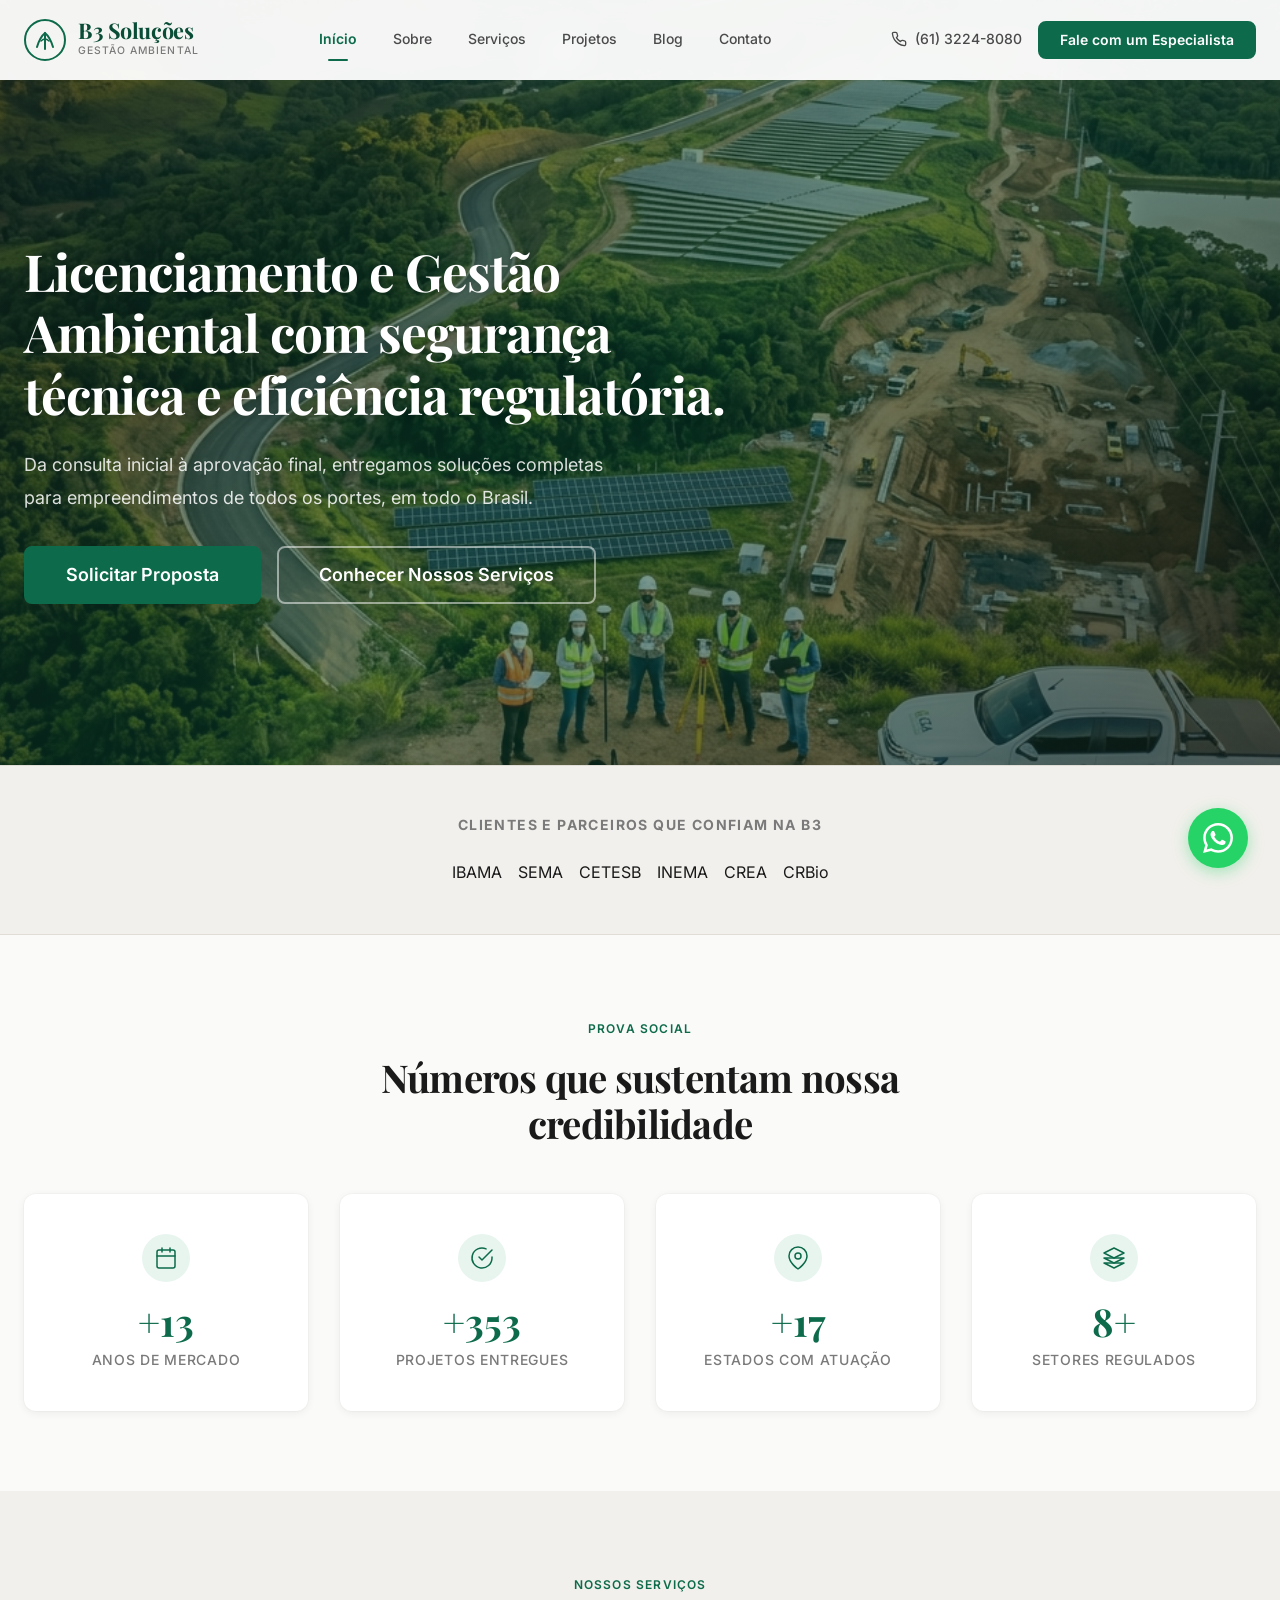
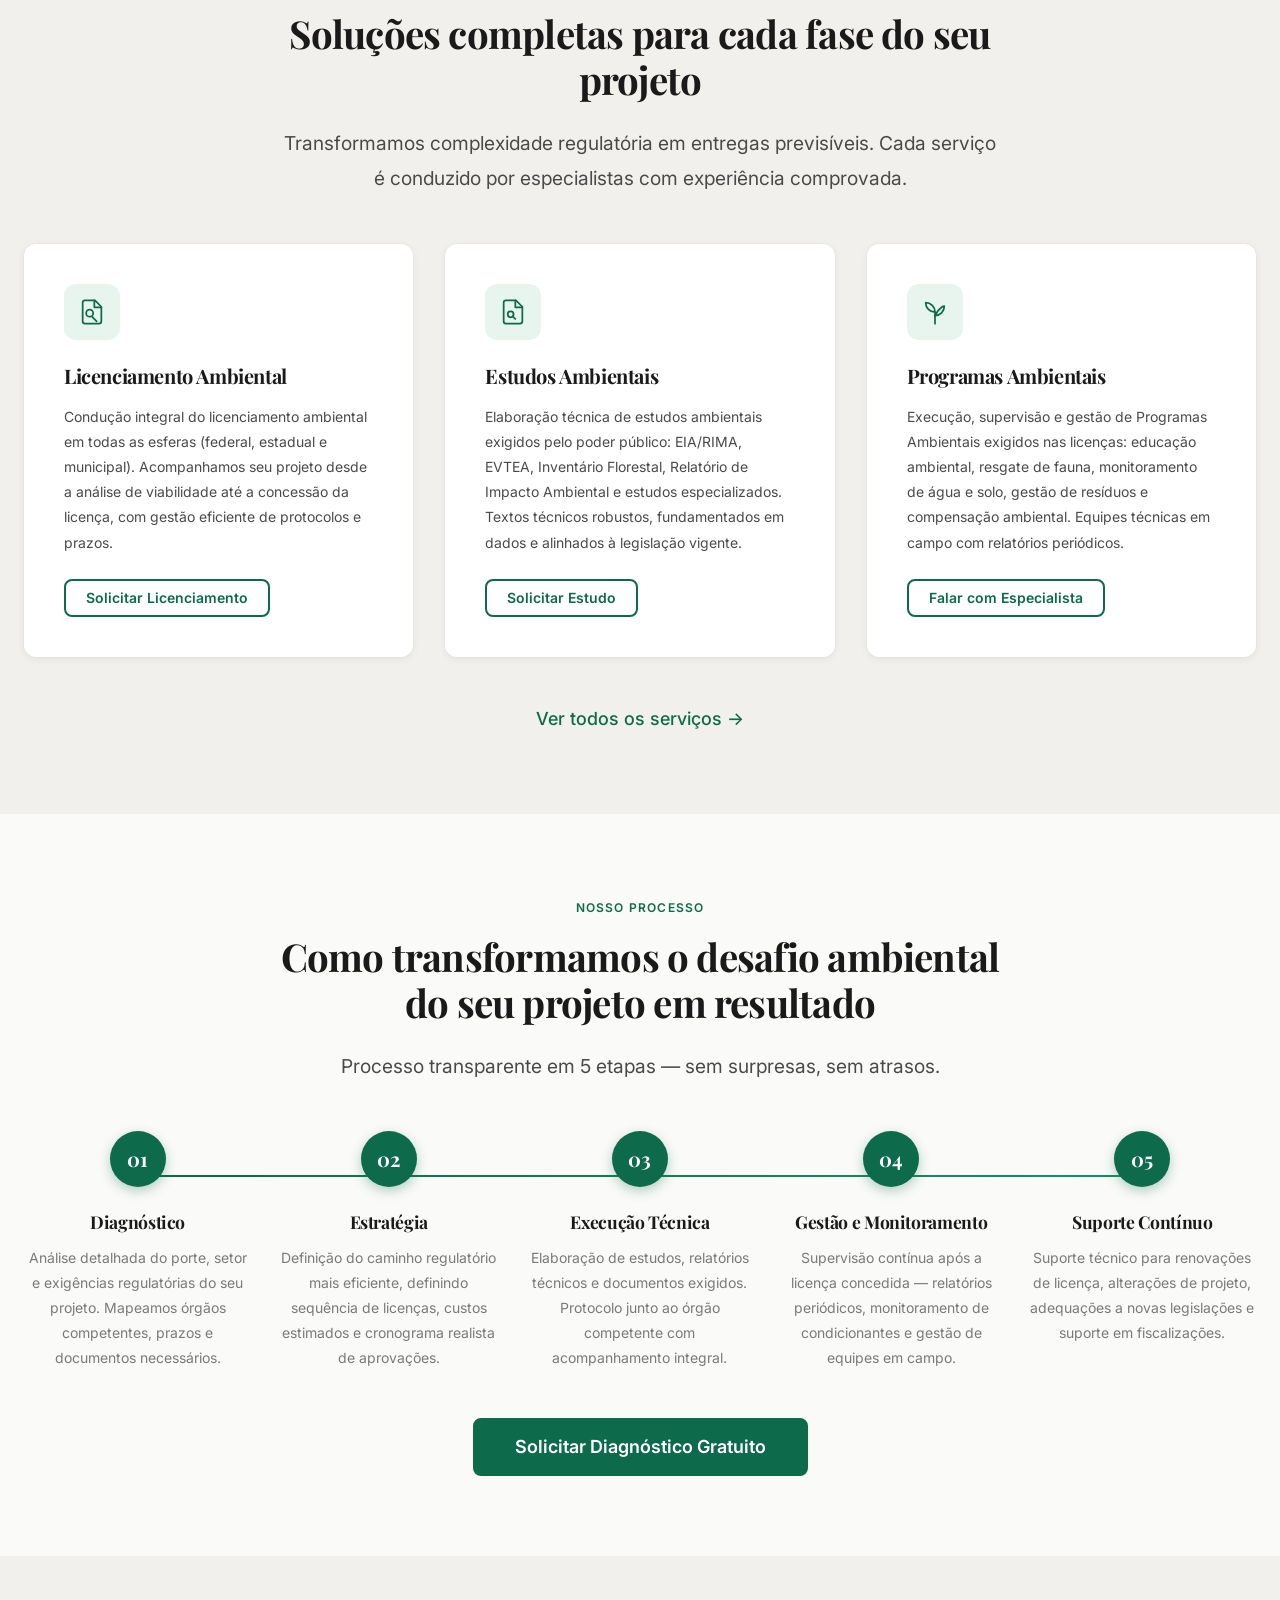
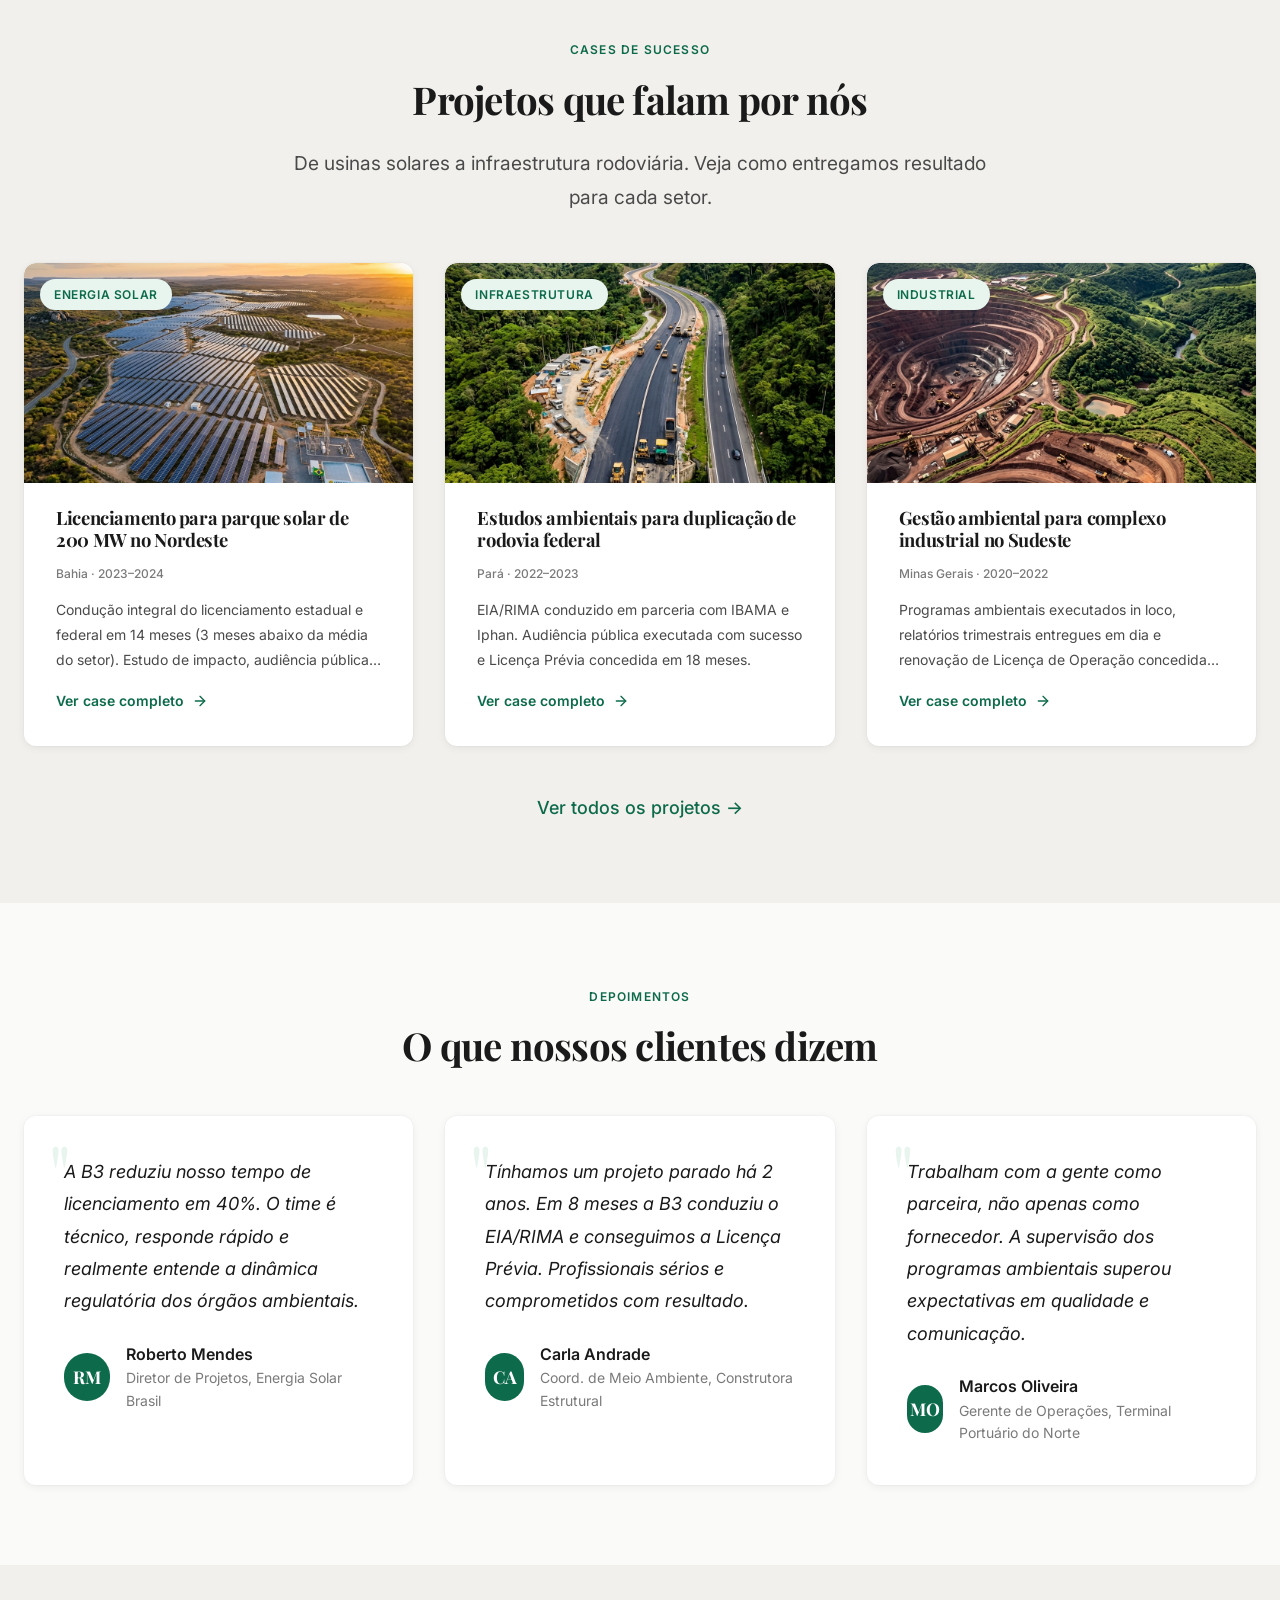
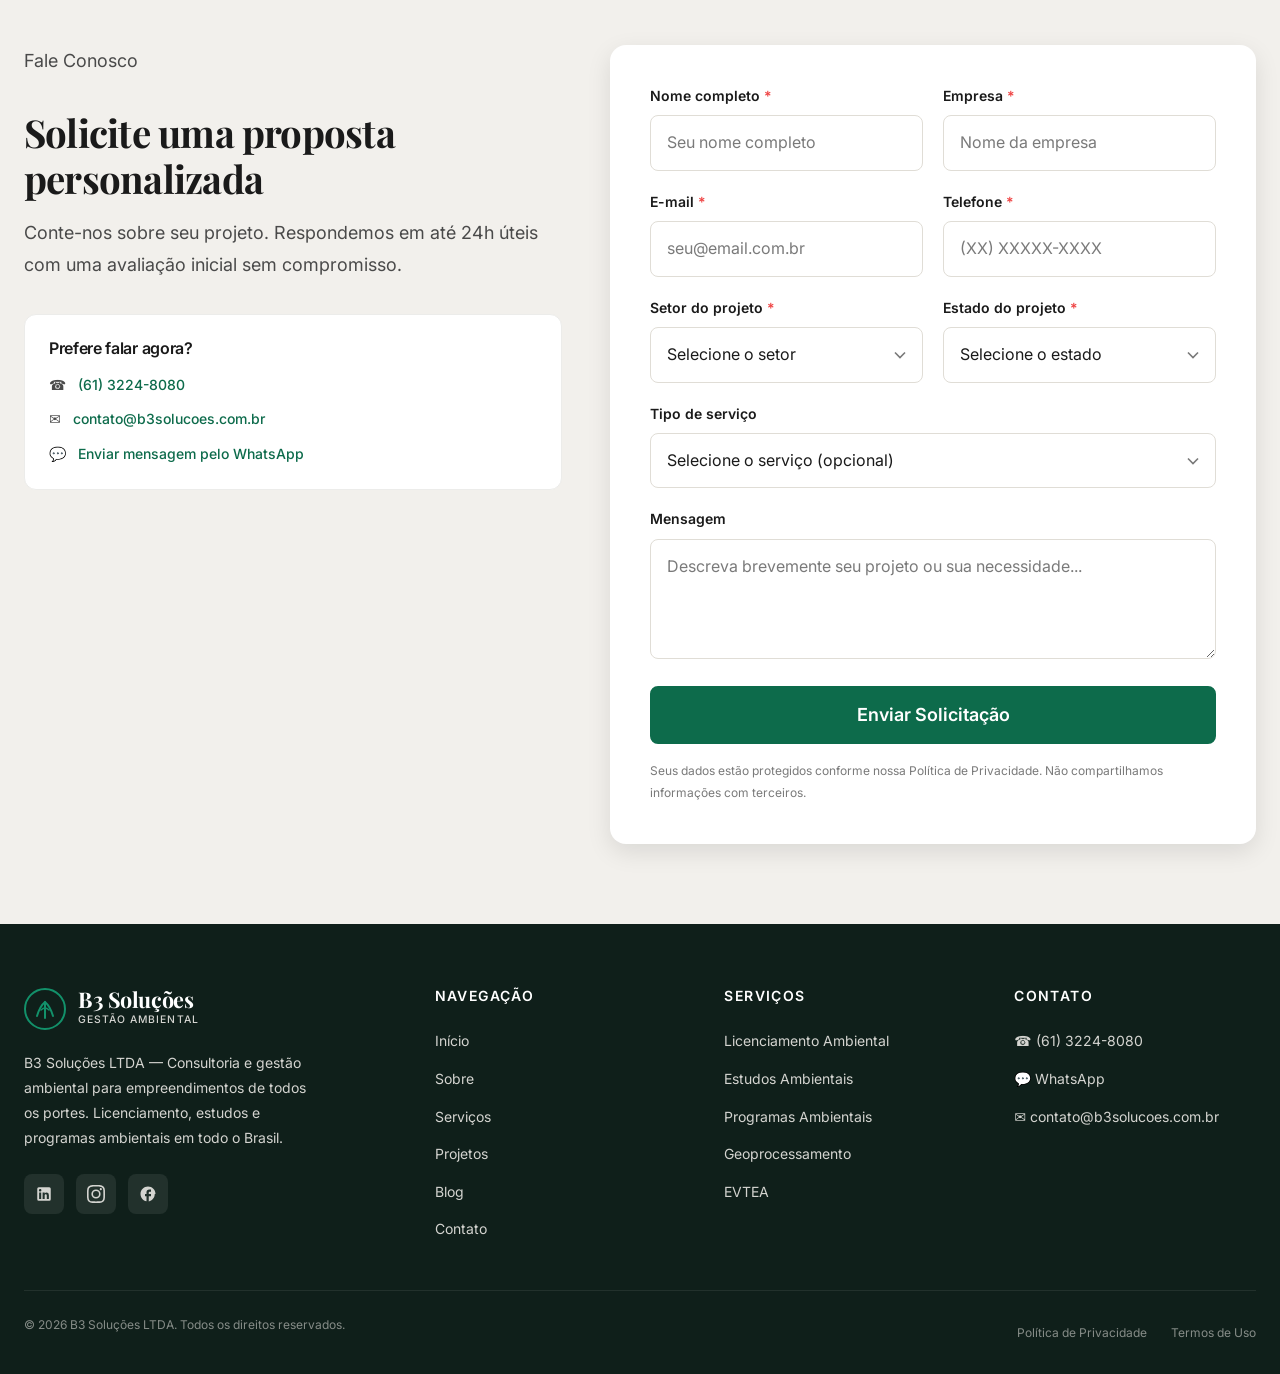
<file: index.html>
<!DOCTYPE html>
<html lang="pt-BR">
<head>
  <meta charset="UTF-8">
  <meta name="viewport" content="width=device-width, initial-scale=1.0">
  <meta name="description" content="B3 Soluções - Consultoria e gestão ambiental com segurança técnica e eficiência regulatória. Licenciamento ambiental, estudos e programas ambientais em todo o Brasil.">
  <title>B3 Soluções | Licenciamento e Gestão Ambiental</title>

  <!-- Google Fonts -->
  <link rel="preconnect" href="https://fonts.googleapis.com">
  <link rel="preconnect" href="https://fonts.gstatic.com" crossorigin>
  <link href="https://fonts.googleapis.com/css2?family=Inter:wght@400;500;600;700&family=Playfair+Display:wght@400;700&display=swap" rel="stylesheet">

  <!-- CSS -->
  <link rel="stylesheet" href="css/variables.css">
  <link rel="stylesheet" href="css/base.css">
  <link rel="stylesheet" href="css/components.css">
  <link rel="stylesheet" href="css/layout.css">
  <link rel="stylesheet" href="css/pages.css">

  <!-- Favicon -->
  <link rel="icon" href="data:image/svg+xml,<svg xmlns='http://www.w3.org/2000/svg' viewBox='0 0 42 42' fill='none'><circle cx='21' cy='21' r='20' stroke='%230D6B4B' stroke-width='3'/><path d='M13 28C13 28 16 18 21 14C26 18 29 28 29 28' stroke='%230D6B4B' stroke-width='3' stroke-linecap='round'/><path d='M21 14V30' stroke='%230D6B4B' stroke-width='3' stroke-linecap='round'/><path d='M17 22C17 22 19 20 21 20C23 20 25 22 25 22' stroke='%230D6B4B' stroke-width='2' stroke-linecap='round'/></svg>">
</head>
<body class="page-transition">

  <!-- ═══════════════════ HEADER ═══════════════════ -->
  <header class="header" id="header">
    <div class="container">
      <a href="index.html" class="logo" id="logo">
        <svg class="logo-icon" viewBox="0 0 42 42" fill="none" xmlns="http://www.w3.org/2000/svg">
          <circle cx="21" cy="21" r="20" stroke="#0D6B4B" stroke-width="2"/>
          <path d="M13 28C13 28 16 18 21 14C26 18 29 28 29 28" stroke="#0D6B4B" stroke-width="2" stroke-linecap="round"/>
          <path d="M21 14V30" stroke="#0D6B4B" stroke-width="2" stroke-linecap="round"/>
          <path d="M17 22C17 22 19 20 21 20C23 20 25 22 25 22" stroke="#0D6B4B" stroke-width="1.5" stroke-linecap="round"/>
        </svg>
        <span class="logo-text">
          <span class="logo-name">B3 Soluções</span>
          <span class="logo-tagline">Gestão Ambiental</span>
        </span>
      </a>

      <nav class="nav" id="nav">
        <a href="index.html" class="nav-link active">Início</a>
        <a href="sobre.html" class="nav-link">Sobre</a>
        <a href="servicos.html" class="nav-link">Serviços</a>
        <a href="projetos.html" class="nav-link">Projetos</a>
        <a href="blog.html" class="nav-link">Blog</a>
        <a href="contato.html" class="nav-link">Contato</a>
        <div class="mobile-cta">
          <a href="https://wa.me/5561998765432" class="btn btn-primary btn-full" style="margin-bottom:12px">Fale com um Especialista</a>
          <a href="tel:+5561998765432" class="btn btn-outline btn-full">☎ (61) 3224-8080</a>
        </div>
      </nav>

      <div class="header-actions">
        <a href="tel:+5561998765432" class="header-phone">
          <svg viewBox="0 0 24 24" fill="none" stroke="currentColor" stroke-width="1.8" stroke-linecap="round" stroke-linejoin="round" class="lucide lucide-phone"><path d="M22 16.92v3a2 2 0 0 1-2.18 2 19.79 19.79 0 0 1-8.63-3.07 19.5 19.5 0 0 1-6-6 19.79 19.79 0 0 1-3.07-8.67A2 2 0 0 1 4.11 2h3a2 2 0 0 1 2 1.72 12.84 12.84 0 0 0 .7 2.81 2 2 0 0 1-.45 2.11L8.09 9.91a16 16 0 0 0 6 6l1.27-1.27a2 2 0 0 1 2.11-.45 12.84 12.84 0 0 0 2.81.7A2 2 0 0 1 22 16.92z"/></svg>
          (61) 3224-8080
        </a>
        <a href="contato.html" class="btn btn-primary btn-sm" id="header-cta">Fale com um Especialista</a>
      </div>

      <button class="menu-toggle" id="menu-toggle" aria-label="Menu">
        <div class="hamburger">
          <span></span><span></span><span></span>
        </div>
      </button>
    </div>
  </header>

  <main>
    <!-- ═══════════════════ HERO ═══════════════════ -->
    <section class="hero" id="hero">
      <div class="hero-bg">
        <img src="images/hero-home.png" alt="Equipe B3 Soluções em campo">
      </div>
      <div class="hero-overlay"></div>
      <div class="container">
        <div class="hero-content">
          <h1>Licenciamento e Gestão Ambiental com segurança técnica e eficiência regulatória.</h1>
          <p class="hero-subtitle">Da consulta inicial à aprovação final, entregamos soluções completas para empreendimentos de todos os portes, em todo o Brasil.</p>
          <div class="btn-group">
            <a href="contato.html" class="btn btn-primary btn-lg">Solicitar Proposta</a>
            <a href="servicos.html" class="btn btn-outline-white btn-lg">Conhecer Nossos Serviços</a>
          </div>
        </div>
      </div>
    </section>

    <!-- ═══════════════════ TRUST BAR ═══════════════════ -->
    <div class="trust-bar">
      <div class="container">
        <p class="trust-label">Clientes e parceiros que confiam na B3</p>
        <div class="trust-logos">
          <span class="trust-logo">IBAMA</span>
          <span class="trust-logo">SEMA</span>
          <span class="trust-logo">CETESB</span>
          <span class="trust-logo">INEMA</span>
          <span class="trust-logo">CREA</span>
          <span class="trust-logo">CRBio</span>
        </div>
      </div>
    </div>

    <!-- ═══════════════════ NÚMEROS ═══════════════════ -->
    <section class="section" id="numeros">
      <div class="container">
        <div class="section-header centered reveal">
          <p class="section-label">Prova Social</p>
          <h2>Números que sustentam nossa credibilidade</h2>
        </div>
        <div class="grid grid-4">
          <div class="stats-card reveal reveal-delay-1">
            <div class="stats-icon">
              <svg viewBox="0 0 24 24" fill="none" stroke="currentColor" stroke-width="1.8" stroke-linecap="round" stroke-linejoin="round" class="lucide lucide-calendar"><rect x="3" y="4" width="18" height="18" rx="2" ry="2"/><line x1="16" y1="2" x2="16" y2="6"/><line x1="8" y1="2" x2="8" y2="6"/><line x1="3" y1="10" x2="21" y2="10"/></svg>
            </div>
            <div class="stats-number" data-count="15" data-prefix="+" data-suffix="">+0</div>
            <div class="stats-label">Anos de mercado</div>
          </div>
          <div class="stats-card reveal reveal-delay-2">
            <div class="stats-icon">
              <svg viewBox="0 0 24 24" fill="none" stroke="currentColor" stroke-width="1.8" stroke-linecap="round" stroke-linejoin="round" class="lucide lucide-check-circle"><path d="M22 11.08V12a10 10 0 1 1-5.93-9.14"/><polyline points="22 4 12 14.01 9 11.01"/></svg>
            </div>
            <div class="stats-number" data-count="400" data-prefix="+" data-suffix="">+0</div>
            <div class="stats-label">Projetos entregues</div>
          </div>
          <div class="stats-card reveal reveal-delay-3">
            <div class="stats-icon">
              <svg viewBox="0 0 24 24" fill="none" stroke="currentColor" stroke-width="1.8" stroke-linecap="round" stroke-linejoin="round" class="lucide lucide-map-pin"><path d="M21 10c0 7-9 13-9 13s-9-6-9-13a9 9 0 0 1 18 0z"/><circle cx="12" cy="10" r="3"/></svg>
            </div>
            <div class="stats-number" data-count="20" data-prefix="+" data-suffix="">+0</div>
            <div class="stats-label">Estados com atuação</div>
          </div>
          <div class="stats-card reveal reveal-delay-4">
            <div class="stats-icon">
              <svg viewBox="0 0 24 24" fill="none" stroke="currentColor" stroke-width="1.8" stroke-linecap="round" stroke-linejoin="round" class="lucide lucide-layers"><polygon points="12 2 2 7 12 12 22 7 12 2"/><polygon points="2 17 12 22 22 17"/><polygon points="2 12 12 17 22 12"/></svg>
            </div>
            <div class="stats-number" data-count="10" data-prefix="" data-suffix="+">0+</div>
            <div class="stats-label">Setores regulados</div>
          </div>
        </div>
      </div>
    </section>

    <!-- ═══════════════════ SERVIÇOS ═══════════════════ -->
    <section class="section section-alt" id="servicos">
      <div class="container">
        <div class="section-header centered reveal">
          <p class="section-label">Nossos Serviços</p>
          <h2>Soluções completas para cada fase do seu projeto</h2>
          <h3 class="section-subtitle">Transformamos complexidade regulatória em entregas previsíveis. Cada serviço é conduzido por especialistas com experiência comprovada.</h3>
        </div>
        <div class="grid grid-3">
          <!-- Card 1 -->
          <div class="card-service reveal reveal-delay-1">
            <div class="card-icon">
              <svg viewBox="0 0 24 24" fill="none" stroke="currentColor" stroke-width="1.8" stroke-linecap="round" stroke-linejoin="round"><path d="M14.5 2H6a2 2 0 0 0-2 2v16a2 2 0 0 0 2 2h12a2 2 0 0 0 2-2V7.5L14.5 2z"/><polyline points="14 2 14 8 20 8"/><circle cx="10" cy="13" r="3"/><path d="m12 16 4 4"/></svg>
            </div>
            <h4>Licenciamento Ambiental</h4>
            <p>Condução integral do licenciamento ambiental em todas as esferas (federal, estadual e municipal). Acompanhamos seu projeto desde a análise de viabilidade até a concessão da licença, com gestão eficiente de protocolos e prazos.</p>
            <a href="servicos.html" class="btn btn-outline btn-sm">Solicitar Licenciamento</a>
          </div>
          <!-- Card 2 -->
          <div class="card-service reveal reveal-delay-2">
            <div class="card-icon">
              <svg viewBox="0 0 24 24" fill="none" stroke="currentColor" stroke-width="1.8" stroke-linecap="round" stroke-linejoin="round"><path d="M14.5 2H6a2 2 0 0 0-2 2v16a2 2 0 0 0 2 2h12a2 2 0 0 0 2-2V7.5L14.5 2z"/><polyline points="14 2 14 8 20 8"/><circle cx="10" cy="14" r="2.5"/><line x1="11.8" y1="15.8" x2="14" y2="18"/></svg>
            </div>
            <h4>Estudos Ambientais</h4>
            <p>Elaboração técnica de estudos ambientais exigidos pelo poder público: EIA/RIMA, EVTEA, Inventário Florestal, Relatório de Impacto Ambiental e estudos especializados. Textos técnicos robustos, fundamentados em dados e alinhados à legislação vigente.</p>
            <a href="servicos.html" class="btn btn-outline btn-sm">Solicitar Estudo</a>
          </div>
          <!-- Card 3 -->
          <div class="card-service reveal reveal-delay-3">
            <div class="card-icon">
              <svg viewBox="0 0 24 24" fill="none" stroke="currentColor" stroke-width="1.8" stroke-linecap="round" stroke-linejoin="round"><path d="M12 22V12"/><path d="M12 12C12 7.58 8.42 4 4 4c0 4.42 3.58 8 8 8z"/><path d="M12 15c4.42 0 8-3.58 8-8 0 0-3.58 0-8 8z"/></svg>
            </div>
            <h4>Programas Ambientais</h4>
            <p>Execução, supervisão e gestão de Programas Ambientais exigidos nas licenças: educação ambiental, resgate de fauna, monitoramento de água e solo, gestão de resíduos e compensação ambiental. Equipes técnicas em campo com relatórios periódicos.</p>
            <a href="servicos.html" class="btn btn-outline btn-sm">Falar com Especialista</a>
          </div>
        </div>
        <p class="text-center mt-12 reveal">
          <a href="servicos.html" class="link" style="font-size:var(--fs-body-lg)">Ver todos os serviços →</a>
        </p>
      </div>
    </section>

    <!-- ═══════════════════ PROCESSO ═══════════════════ -->
    <section class="section" id="processo">
      <div class="container">
        <div class="section-header centered reveal">
          <p class="section-label">Nosso Processo</p>
          <h2>Como transformamos o desafio ambiental do seu projeto em resultado</h2>
          <h3 class="section-subtitle">Processo transparente em 5 etapas — sem surpresas, sem atrasos.</h3>
        </div>
        <div class="process-steps reveal">
          <div class="process-step">
            <div class="step-number">01</div>
            <h4>Diagnóstico</h4>
            <p>Análise detalhada do porte, setor e exigências regulatórias do seu projeto. Mapeamos órgãos competentes, prazos e documentos necessários.</p>
          </div>
          <div class="process-step">
            <div class="step-number">02</div>
            <h4>Estratégia</h4>
            <p>Definição do caminho regulatório mais eficiente, definindo sequência de licenças, custos estimados e cronograma realista de aprovações.</p>
          </div>
          <div class="process-step">
            <div class="step-number">03</div>
            <h4>Execução Técnica</h4>
            <p>Elaboração de estudos, relatórios técnicos e documentos exigidos. Protocolo junto ao órgão competente com acompanhamento integral.</p>
          </div>
          <div class="process-step">
            <div class="step-number">04</div>
            <h4>Gestão e Monitoramento</h4>
            <p>Supervisão contínua após a licença concedida — relatórios periódicos, monitoramento de condicionantes e gestão de equipes em campo.</p>
          </div>
          <div class="process-step">
            <div class="step-number">05</div>
            <h4>Suporte Contínuo</h4>
            <p>Suporte técnico para renovações de licença, alterações de projeto, adequações a novas legislações e suporte em fiscalizações.</p>
          </div>
        </div>
        <p class="text-center mt-12 reveal">
          <a href="contato.html" class="btn btn-primary btn-lg">Solicitar Diagnóstico Gratuito</a>
        </p>
      </div>
    </section>

    <!-- ═══════════════════ PROJETOS ═══════════════════ -->
    <section class="section section-alt" id="projetos">
      <div class="container">
        <div class="section-header centered reveal">
          <p class="section-label">Cases de Sucesso</p>
          <h2>Projetos que falam por nós</h2>
          <h3 class="section-subtitle">De usinas solares a infraestrutura rodoviária. Veja como entregamos resultado para cada setor.</h3>
        </div>
        <div class="grid grid-3">
          <!-- Case 1 -->
          <div class="card-project reveal reveal-delay-1">
            <div class="card-image">
              <span class="badge badge-absolute">Energia Solar</span>
              <img src="images/projects/solar-park.png" alt="Parque solar no Nordeste">
            </div>
            <div class="card-body">
              <h4>Licenciamento para parque solar de 200 MW no Nordeste</h4>
              <p class="card-meta">Bahia · 2023–2024</p>
              <p>Condução integral do licenciamento estadual e federal em 14 meses (3 meses abaixo da média do setor). Estudo de impacto, audiência pública e licença concedida sem paralisações.</p>
              <a href="projetos.html" class="card-link">Ver case completo <svg viewBox="0 0 24 24" fill="none" stroke="currentColor" stroke-width="1.8" stroke-linecap="round" stroke-linejoin="round" class="lucide lucide-arrow-right"><line x1="5" y1="12" x2="19" y2="12"/><polyline points="12 5 19 12 12 19"/></svg></a>
            </div>
          </div>
          <!-- Case 2 -->
          <div class="card-project reveal reveal-delay-2">
            <div class="card-image">
              <span class="badge badge-absolute">Infraestrutura</span>
              <img src="images/projects/highway.png" alt="Duplicação de rodovia federal">
            </div>
            <div class="card-body">
              <h4>Estudos ambientais para duplicação de rodovia federal</h4>
              <p class="card-meta">Pará · 2022–2023</p>
              <p>EIA/RIMA conduzido em parceria com IBAMA e Iphan. Audiência pública executada com sucesso e Licença Prévia concedida em 18 meses.</p>
              <a href="projetos.html" class="card-link">Ver case completo <svg viewBox="0 0 24 24" fill="none" stroke="currentColor" stroke-width="1.8" stroke-linecap="round" stroke-linejoin="round" class="lucide lucide-arrow-right"><line x1="5" y1="12" x2="19" y2="12"/><polyline points="12 5 19 12 12 19"/></svg></a>
            </div>
          </div>
          <!-- Case 3 -->
          <div class="card-project reveal reveal-delay-3">
            <div class="card-image">
              <span class="badge badge-absolute">Industrial</span>
              <img src="images/projects/mining.png" alt="Complexo industrial no Sudeste">
            </div>
            <div class="card-body">
              <h4>Gestão ambiental para complexo industrial no Sudeste</h4>
              <p class="card-meta">Minas Gerais · 2020–2022</p>
              <p>Programas ambientais executados in loco, relatórios trimestrais entregues em dia e renovação de Licença de Operação concedida sem interrupção de operação.</p>
              <a href="projetos.html" class="card-link">Ver case completo <svg viewBox="0 0 24 24" fill="none" stroke="currentColor" stroke-width="1.8" stroke-linecap="round" stroke-linejoin="round" class="lucide lucide-arrow-right"><line x1="5" y1="12" x2="19" y2="12"/><polyline points="12 5 19 12 12 19"/></svg></a>
            </div>
          </div>
        </div>
        <p class="text-center mt-12 reveal">
          <a href="projetos.html" class="link" style="font-size:var(--fs-body-lg)">Ver todos os projetos →</a>
        </p>
      </div>
    </section>

    <!-- ═══════════════════ DEPOIMENTOS ═══════════════════ -->
    <section class="section" id="depoimentos">
      <div class="container">
        <div class="section-header centered reveal">
          <p class="section-label">Depoimentos</p>
          <h2>O que nossos clientes dizem</h2>
        </div>
        <div class="grid grid-3">
          <div class="testimonial reveal reveal-delay-1">
            <span class="quote-mark">"</span>
            <blockquote>A B3 reduziu nosso tempo de licenciamento em 40%. O time é técnico, responde rápido e realmente entende a dinâmica regulatória dos órgãos ambientais.</blockquote>
            <div class="testimonial-author">
              <div class="author-avatar">RM</div>
              <div class="author-info">
                <div class="author-name">Roberto Mendes</div>
                <div class="author-role">Diretor de Projetos, Energia Solar Brasil</div>
              </div>
            </div>
          </div>
          <div class="testimonial reveal reveal-delay-2">
            <span class="quote-mark">"</span>
            <blockquote>Tínhamos um projeto parado há 2 anos. Em 8 meses a B3 conduziu o EIA/RIMA e conseguimos a Licença Prévia. Profissionais sérios e comprometidos com resultado.</blockquote>
            <div class="testimonial-author">
              <div class="author-avatar">CA</div>
              <div class="author-info">
                <div class="author-name">Carla Andrade</div>
                <div class="author-role">Coord. de Meio Ambiente, Construtora Estrutural</div>
              </div>
            </div>
          </div>
          <div class="testimonial reveal reveal-delay-3">
            <span class="quote-mark">"</span>
            <blockquote>Trabalham com a gente como parceira, não apenas como fornecedor. A supervisão dos programas ambientais superou expectativas em qualidade e comunicação.</blockquote>
            <div class="testimonial-author">
              <div class="author-avatar">MO</div>
              <div class="author-info">
                <div class="author-name">Marcos Oliveira</div>
                <div class="author-role">Gerente de Operações, Terminal Portuário do Norte</div>
              </div>
            </div>
          </div>
        </div>
      </div>
    </section>

    <!-- ═══════════════════ FORMULÁRIO ═══════════════════ -->
    <section class="section form-section" id="formulario">
      <div class="container">
        <div class="form-wrapper">
          <div class="form-info reveal">
            <p class="section-label">Fale Conosco</p>
            <h2>Solicite uma proposta personalizada</h2>
            <p>Conte-nos sobre seu projeto. Respondemos em até 24h úteis com uma avaliação inicial sem compromisso.</p>
            <div class="direct-contact">
              <h4>Prefere falar agora?</h4>
              <div class="contact-items">
                <div class="contact-item">
                  ☎ <a href="tel:+5561998765432">(61) 3224-8080</a>
                </div>
                <div class="contact-item">
                  ✉ <a href="mailto:contato@b3solucoes.com.br">contato@b3solucoes.com.br</a>
                </div>
                <div class="contact-item">
                  💬 <a href="https://wa.me/5561998765432">Enviar mensagem pelo WhatsApp</a>
                </div>
              </div>
            </div>
          </div>
          <div class="form-card reveal reveal-delay-2">
            <form data-validate id="form-proposta">
              <div class="form-row">
                <div class="form-group">
                  <label class="form-label" for="nome">Nome completo <span class="required">*</span></label>
                  <input type="text" class="form-control" id="nome" name="nome" placeholder="Seu nome completo" required>
                </div>
                <div class="form-group">
                  <label class="form-label" for="empresa">Empresa <span class="required">*</span></label>
                  <input type="text" class="form-control" id="empresa" name="empresa" placeholder="Nome da empresa" required>
                </div>
              </div>
              <div class="form-row">
                <div class="form-group">
                  <label class="form-label" for="email">E-mail <span class="required">*</span></label>
                  <input type="email" class="form-control" id="email" name="email" placeholder="seu@email.com.br" required>
                </div>
                <div class="form-group">
                  <label class="form-label" for="telefone">Telefone <span class="required">*</span></label>
                  <input type="tel" class="form-control" id="telefone" name="telefone" placeholder="(XX) XXXXX-XXXX" required>
                </div>
              </div>
              <div class="form-row">
                <div class="form-group">
                  <label class="form-label" for="setor">Setor do projeto <span class="required">*</span></label>
                  <select class="form-select" id="setor" name="setor" required>
                    <option value="">Selecione o setor</option>
                    <option value="energia-solar">Energia Solar</option>
                    <option value="energia-eolica">Energia Eólica</option>
                    <option value="infraestrutura">Infraestrutura Rodoviária</option>
                    <option value="ferrovias">Ferrovias</option>
                    <option value="portos">Portos e Hidrovias</option>
                    <option value="industrial">Industrial</option>
                    <option value="mineracao">Mineração</option>
                    <option value="agropecuaria">Agropecuária</option>
                    <option value="saneamento">Saneamento</option>
                    <option value="hidrogenio">Hidrogênio Verde</option>
                    <option value="outro">Outro</option>
                  </select>
                </div>
                <div class="form-group">
                  <label class="form-label" for="estado">Estado do projeto <span class="required">*</span></label>
                  <select class="form-select" id="estado" name="estado" required>
                    <option value="">Selecione o estado</option>
                    <option value="AC">Acre</option><option value="AL">Alagoas</option><option value="AP">Amapá</option>
                    <option value="AM">Amazonas</option><option value="BA">Bahia</option><option value="CE">Ceará</option>
                    <option value="DF">Distrito Federal</option><option value="ES">Espírito Santo</option><option value="GO">Goiás</option>
                    <option value="MA">Maranhão</option><option value="MT">Mato Grosso</option><option value="MS">Mato Grosso do Sul</option>
                    <option value="MG">Minas Gerais</option><option value="PA">Pará</option><option value="PB">Paraíba</option>
                    <option value="PR">Paraná</option><option value="PE">Pernambuco</option><option value="PI">Piauí</option>
                    <option value="RJ">Rio de Janeiro</option><option value="RN">Rio Grande do Norte</option><option value="RS">Rio Grande do Sul</option>
                    <option value="RO">Rondônia</option><option value="RR">Roraima</option><option value="SC">Santa Catarina</option>
                    <option value="SP">São Paulo</option><option value="SE">Sergipe</option><option value="TO">Tocantins</option>
                  </select>
                </div>
              </div>
              <div class="form-group">
                <label class="form-label" for="servico">Tipo de serviço</label>
                <select class="form-select" id="servico" name="servico">
                  <option value="">Selecione o serviço (opcional)</option>
                  <option value="licenciamento">Licenciamento Ambiental</option>
                  <option value="estudos">Estudos Ambientais</option>
                  <option value="programas">Programas Ambientais</option>
                  <option value="geoprocessamento">Geoprocessamento</option>
                  <option value="consultoria">Consultoria Estratégica / EVTEA</option>
                  <option value="supervisao">Supervisão de Obras</option>
                </select>
              </div>
              <div class="form-group">
                <label class="form-label" for="mensagem">Mensagem</label>
                <textarea class="form-textarea" id="mensagem" name="mensagem" placeholder="Descreva brevemente seu projeto ou sua necessidade..."></textarea>
              </div>
              <button type="submit" class="btn btn-primary btn-lg btn-full">Enviar Solicitação</button>
              <p class="form-note">Seus dados estão protegidos conforme nossa Política de Privacidade. Não compartilhamos informações com terceiros.</p>
            </form>
          </div>
        </div>
      </div>
    </section>
  </main>

  <!-- ═══════════════════ FOOTER ═══════════════════ -->
  <footer class="footer" id="footer">
    <div class="container">
      <div class="footer-grid">
        <div class="footer-brand">
          <a href="index.html" class="logo">
            <svg class="logo-icon" viewBox="0 0 42 42" fill="none">
              <circle cx="21" cy="21" r="20" stroke="#12916A" stroke-width="2"/>
              <path d="M13 28C13 28 16 18 21 14C26 18 29 28 29 28" stroke="#12916A" stroke-width="2" stroke-linecap="round"/>
              <path d="M21 14V30" stroke="#12916A" stroke-width="2" stroke-linecap="round"/>
              <path d="M17 22C17 22 19 20 21 20C23 20 25 22 25 22" stroke="#12916A" stroke-width="1.5" stroke-linecap="round"/>
            </svg>
            <span class="logo-text">
              <span class="logo-name">B3 Soluções</span>
              <span class="logo-tagline">Gestão Ambiental</span>
            </span>
          </a>
          <p>B3 Soluções LTDA — Consultoria e gestão ambiental para empreendimentos de todos os portes. Licenciamento, estudos e programas ambientais em todo o Brasil.</p>
          <div class="social-links">
            <a href="https://linkedin.com/in/elisameirelles" class="social-link" aria-label="LinkedIn" target="_blank" rel="noopener">
              <svg viewBox="0 0 24 24" fill="currentColor"><path d="M19 3a2 2 0 0 1 2 2v14a2 2 0 0 1-2 2H5a2 2 0 0 1-2-2V5a2 2 0 0 1 2-2h14m-.5 15.5v-5.3a3.26 3.26 0 0 0-3.26-3.26c-.85 0-1.84.52-2.32 1.3v-1.11h-2.79v8.37h2.79v-4.93c0-.77.62-1.4 1.39-1.4a1.4 1.4 0 0 1 1.4 1.4v4.93h2.79M6.88 8.56a1.68 1.68 0 0 0 1.68-1.68c0-.93-.75-1.69-1.68-1.69a1.69 1.69 0 0 0-1.69 1.69c0 .93.76 1.68 1.69 1.68m1.39 9.94v-8.37H5.5v8.37h2.77z"/></svg>
            </a>
            <a href="#" class="social-link" aria-label="Instagram">
              <svg viewBox="0 0 24 24" fill="currentColor"><path d="M12 2.163c3.204 0 3.584.012 4.85.07 3.252.148 4.771 1.691 4.919 4.919.058 1.265.069 1.645.069 4.849 0 3.205-.012 3.584-.069 4.849-.149 3.225-1.664 4.771-4.919 4.919-1.266.058-1.644.07-4.85.07-3.204 0-3.584-.012-4.849-.07-3.26-.149-4.771-1.699-4.919-4.92-.058-1.265-.07-1.644-.07-4.849 0-3.204.013-3.583.07-4.849.149-3.227 1.664-4.771 4.919-4.919 1.266-.057 1.645-.069 4.849-.069zM12 0C8.741 0 8.333.014 7.053.072 2.695.272.273 2.69.073 7.051.014 8.333 0 8.741 0 12c0 3.259.014 3.668.072 4.948.2 4.358 2.618 6.78 6.98 6.98 1.281.058 1.689.072 4.948.072 3.259 0 3.668-.014 4.948-.072 4.354-.2 6.782-2.618 6.979-6.98.059-1.28.073-1.689.073-4.948 0-3.259-.014-3.667-.072-4.947-.196-4.354-2.617-6.78-6.979-6.98C15.668.014 15.259 0 12 0zm0 5.838a6.162 6.162 0 100 12.324 6.162 6.162 0 000-12.324zM12 16a4 4 0 110-8 4 4 0 010 8zm6.406-11.845a1.44 1.44 0 100 2.881 1.44 1.44 0 000-2.881z"/></svg>
            </a>
            <a href="#" class="social-link" aria-label="Facebook">
              <svg viewBox="0 0 24 24" fill="currentColor"><path d="M22 12c0-5.52-4.48-10-10-10S2 6.48 2 12c0 4.84 3.44 8.87 8 9.8V15H8v-3h2V9.5C10 7.57 11.57 6 13.5 6H16v3h-2c-.55 0-1 .45-1 1v2h3v3h-3v6.95c4.56-.93 8-4.96 8-9.95z"/></svg>
            </a>
          </div>
        </div>
        <div class="footer-col">
          <h4>Navegação</h4>
          <ul>
            <li><a href="index.html">Início</a></li>
            <li><a href="sobre.html">Sobre</a></li>
            <li><a href="servicos.html">Serviços</a></li>
            <li><a href="projetos.html">Projetos</a></li>
            <li><a href="blog.html">Blog</a></li>
            <li><a href="contato.html">Contato</a></li>
          </ul>
        </div>
        <div class="footer-col">
          <h4>Serviços</h4>
          <ul>
            <li><a href="servicos.html">Licenciamento Ambiental</a></li>
            <li><a href="servicos.html">Estudos Ambientais</a></li>
            <li><a href="servicos.html">Programas Ambientais</a></li>
            <li><a href="servicos.html">Geoprocessamento</a></li>
            <li><a href="servicos.html">EVTEA</a></li>
          </ul>
        </div>
        <div class="footer-col">
          <h4>Contato</h4>
          <ul>
            <li><a href="tel:+5561998765432">☎ (61) 3224-8080</a></li>
            <li><a href="https://wa.me/5561998765432">💬 WhatsApp</a></li>
            <li><a href="mailto:contato@b3solucoes.com.br">✉ contato@b3solucoes.com.br</a></li>
          </ul>
        </div>
      </div>
      <div class="footer-bottom">
        <p>© 2026 B3 Soluções LTDA. Todos os direitos reservados.</p>
        <div class="footer-legal">
          <a href="#">Política de Privacidade</a>
          <a href="#">Termos de Uso</a>
        </div>
      </div>
    </div>
  </footer>

  <!-- WhatsApp Float -->
  <a href="https://wa.me/5561998765432" class="whatsapp-float" aria-label="WhatsApp" target="_blank" rel="noopener">
    <svg viewBox="0 0 24 24"><path d="M17.472 14.382c-.297-.149-1.758-.867-2.03-.967-.273-.099-.471-.148-.67.15-.197.297-.767.966-.94 1.164-.173.199-.347.223-.644.075-.297-.15-1.255-.463-2.39-1.475-.883-.788-1.48-1.761-1.653-2.059-.173-.297-.018-.458.13-.606.134-.133.298-.347.446-.52.149-.174.198-.298.298-.497.099-.198.05-.371-.025-.52-.075-.149-.669-1.612-.916-2.207-.242-.579-.487-.5-.669-.51-.173-.008-.371-.01-.57-.01-.198 0-.52.074-.792.372-.272.297-1.04 1.016-1.04 2.479 0 1.462 1.065 2.875 1.213 3.074.149.198 2.096 3.2 5.077 4.487.709.306 1.262.489 1.694.625.712.227 1.36.195 1.871.118.571-.085 1.758-.719 2.006-1.413.248-.694.248-1.289.173-1.413-.074-.124-.272-.198-.57-.347m-5.421 7.403h-.004a9.87 9.87 0 01-5.031-1.378l-.361-.214-3.741.982.998-3.648-.235-.374a9.86 9.86 0 01-1.51-5.26c.001-5.45 4.436-9.884 9.888-9.884 2.64 0 5.122 1.03 6.988 2.898a9.825 9.825 0 012.893 6.994c-.003 5.45-4.437 9.884-9.885 9.884m8.413-18.297A11.815 11.815 0 0012.05 0C5.495 0 .16 5.335.157 11.892c0 2.096.547 4.142 1.588 5.945L.057 24l6.305-1.654a11.882 11.882 0 005.683 1.448h.005c6.554 0 11.89-5.335 11.893-11.893a11.821 11.821 0 00-3.48-8.413z"/></svg>
  </a>

  <!-- JS -->
  <script src="js/main.js"></script>
  <script src="js/animations.js"></script>
  <script src="js/counter.js"></script>
  <script src="js/forms.js"></script>
</body>
</html>
</file>
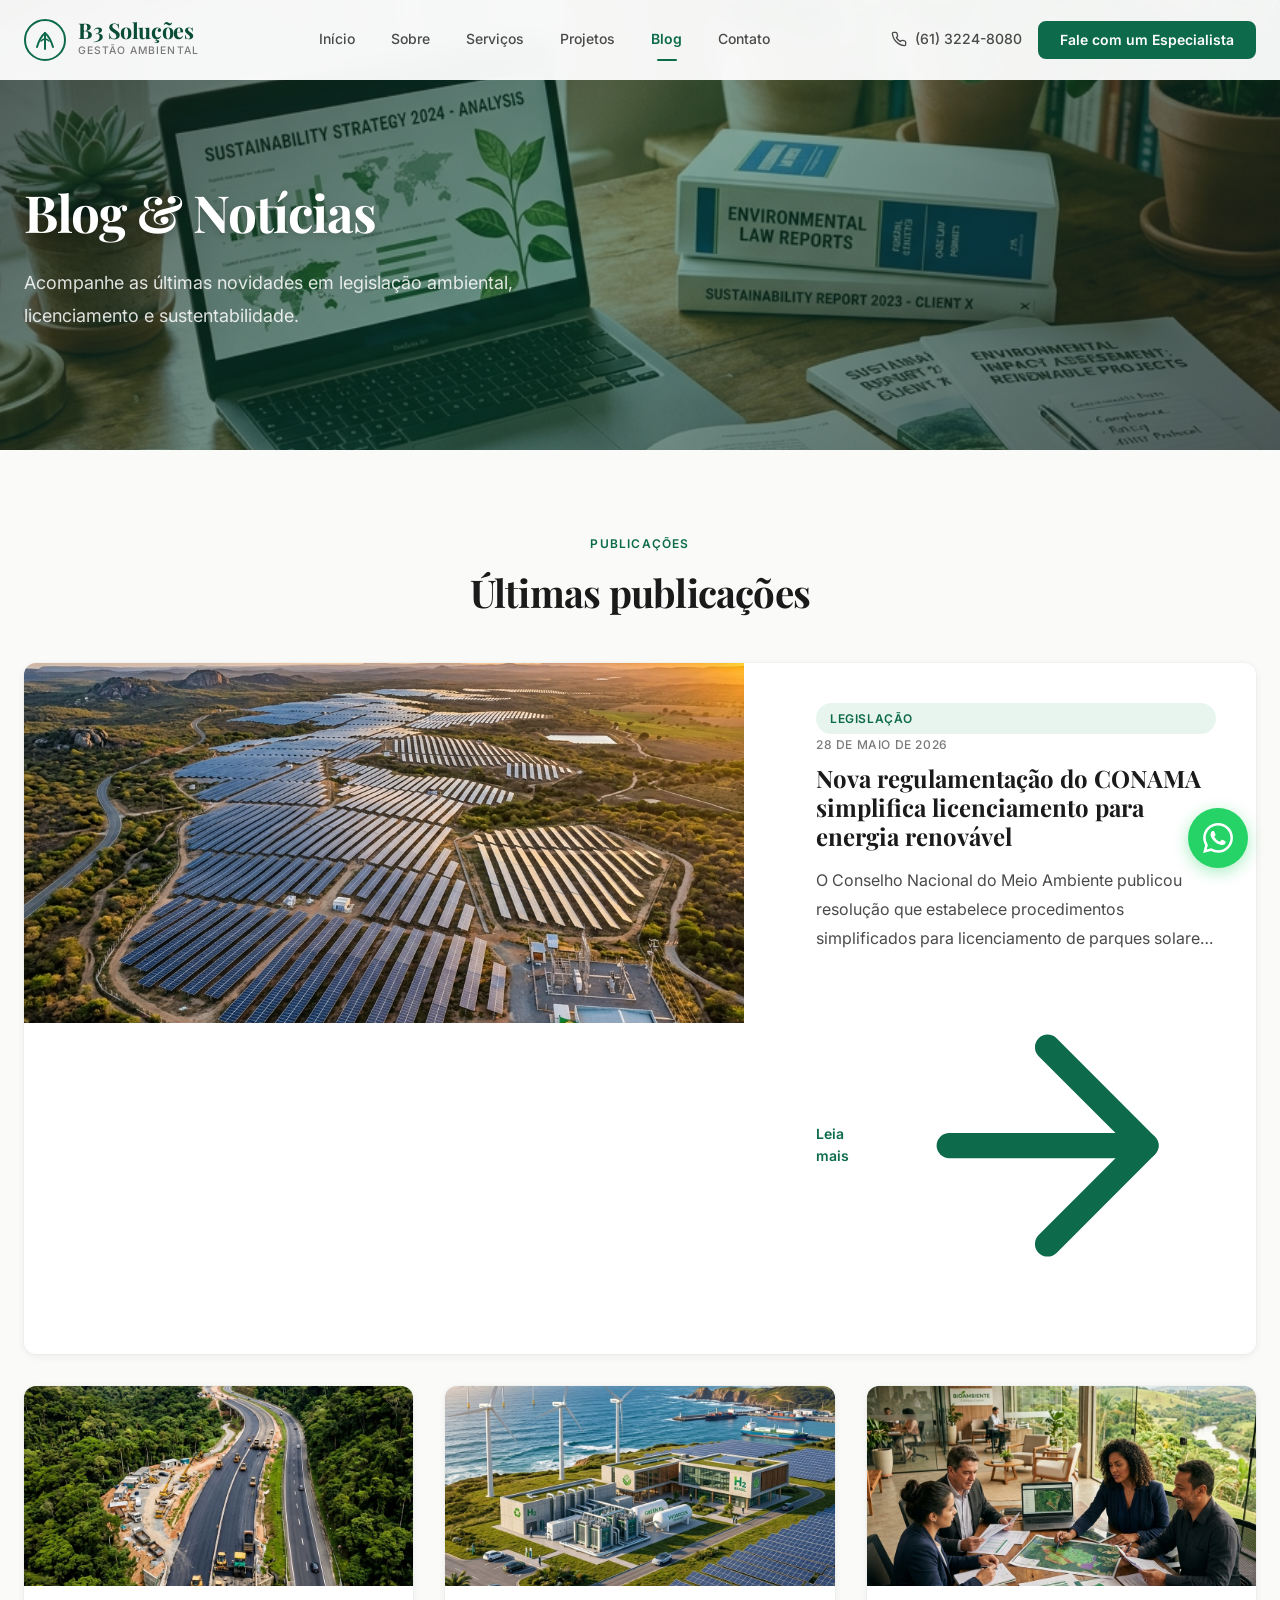
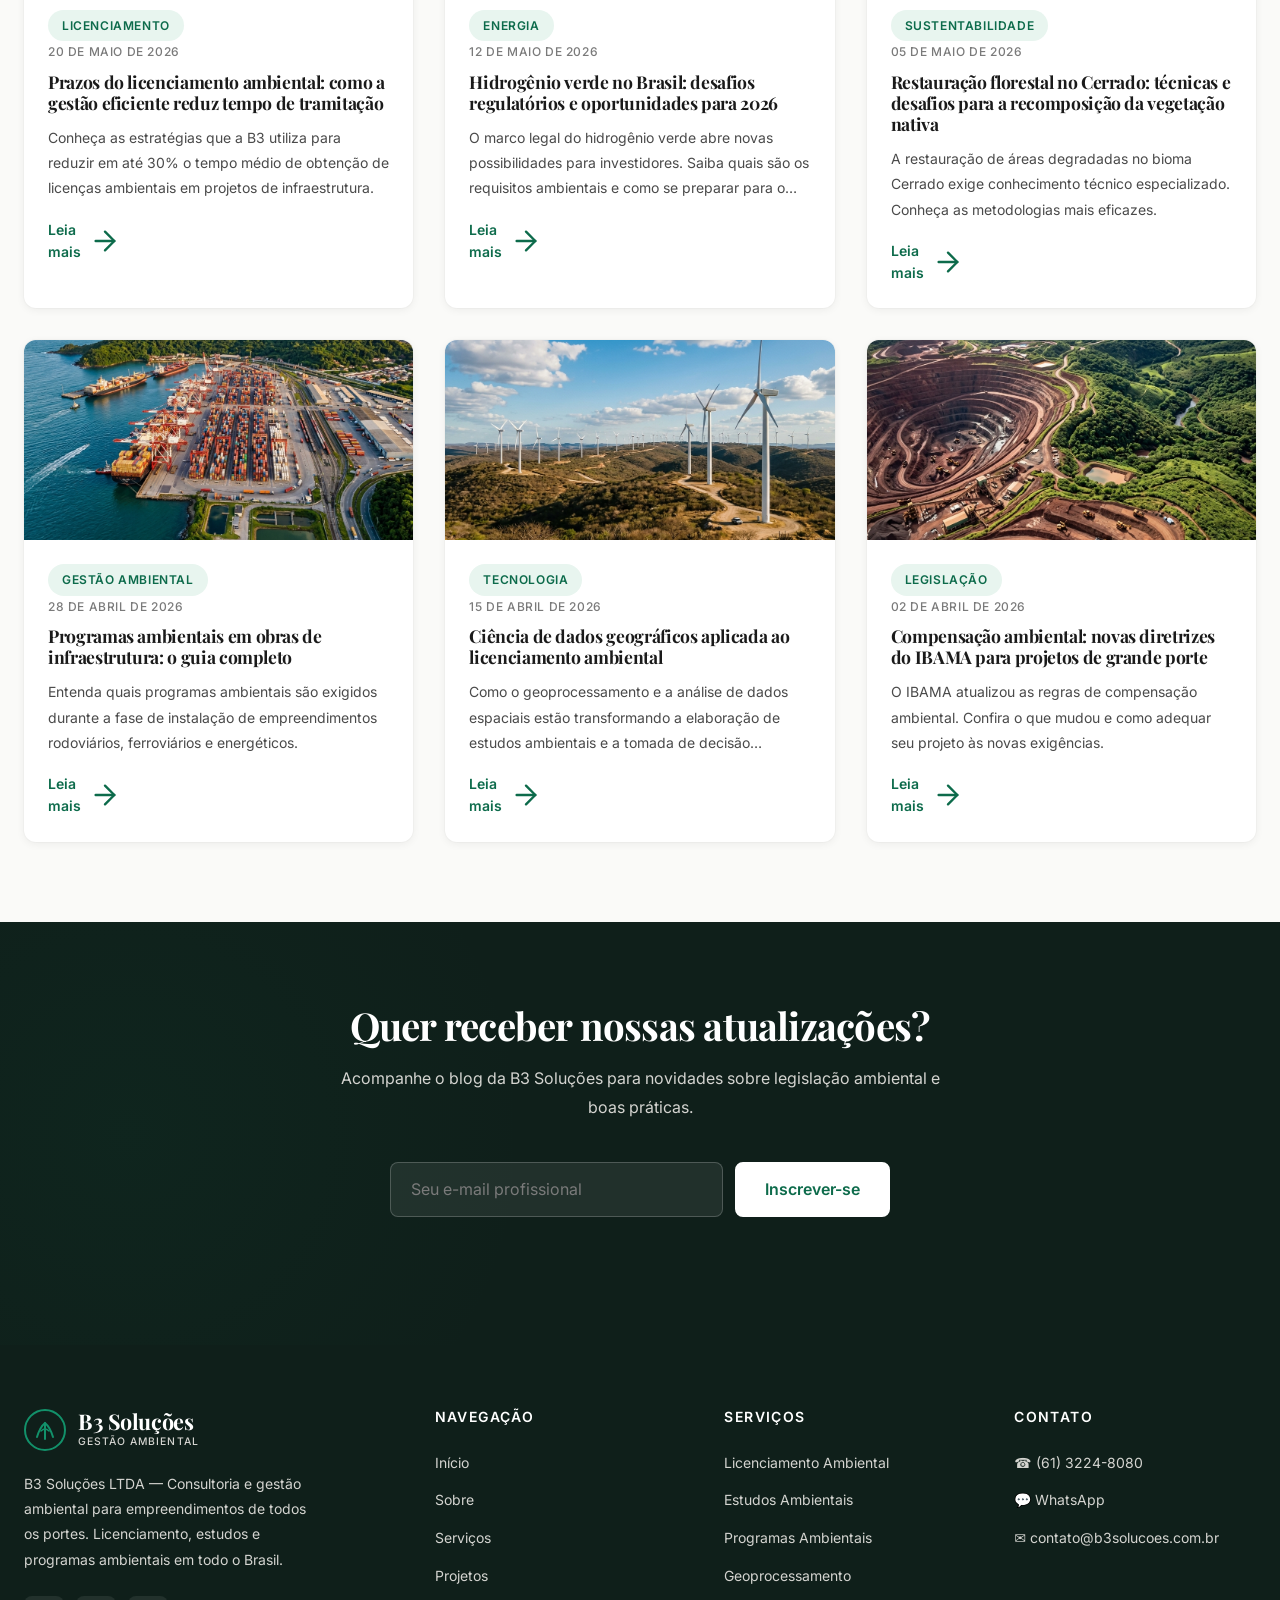
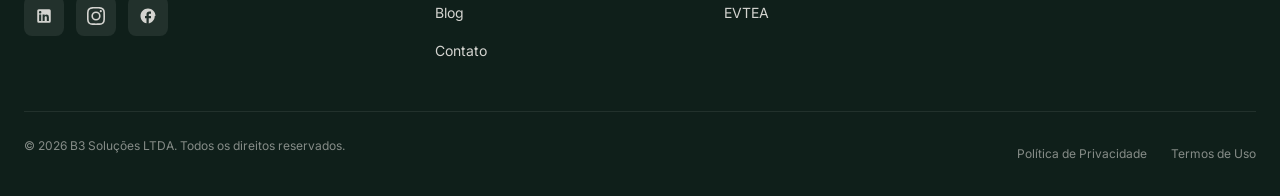
<file: blog.html>
<!DOCTYPE html>
<html lang="pt-BR">
<head>
  <meta charset="UTF-8">
  <meta name="viewport" content="width=device-width, initial-scale=1.0">
  <meta name="description" content="Blog da B3 Soluções - Artigos sobre legislação ambiental, licenciamento, sustentabilidade e gestão ambiental no Brasil.">
  <title>Blog & Notícias | B3 Soluções</title>

  <!-- Google Fonts -->
  <link rel="preconnect" href="https://fonts.googleapis.com">
  <link rel="preconnect" href="https://fonts.gstatic.com" crossorigin>
  <link href="https://fonts.googleapis.com/css2?family=Inter:wght@400;500;600;700&family=Playfair+Display:wght@400;700&display=swap" rel="stylesheet">

  <!-- CSS -->
  <link rel="stylesheet" href="css/variables.css">
  <link rel="stylesheet" href="css/base.css">
  <link rel="stylesheet" href="css/components.css">
  <link rel="stylesheet" href="css/layout.css">
  <link rel="stylesheet" href="css/pages.css">

  <!-- Favicon -->
  <link rel="icon" href="data:image/svg+xml,<svg xmlns='http://www.w3.org/2000/svg' viewBox='0 0 42 42' fill='none'><circle cx='21' cy='21' r='20' stroke='%230D6B4B' stroke-width='3'/><path d='M13 28C13 28 16 18 21 14C26 18 29 28 29 28' stroke='%230D6B4B' stroke-width='3' stroke-linecap='round'/><path d='M21 14V30' stroke='%230D6B4B' stroke-width='3' stroke-linecap='round'/><path d='M17 22C17 22 19 20 21 20C23 20 25 22 25 22' stroke='%230D6B4B' stroke-width='2' stroke-linecap='round'/></svg>">
</head>
<body class="page-transition">

  <!-- ═══════════════════ HEADER ═══════════════════ -->
  <header class="header" id="header">
    <div class="container">
      <a href="index.html" class="logo" id="logo">
        <svg class="logo-icon" viewBox="0 0 42 42" fill="none" xmlns="http://www.w3.org/2000/svg">
          <circle cx="21" cy="21" r="20" stroke="#0D6B4B" stroke-width="2"/>
          <path d="M13 28C13 28 16 18 21 14C26 18 29 28 29 28" stroke="#0D6B4B" stroke-width="2" stroke-linecap="round"/>
          <path d="M21 14V30" stroke="#0D6B4B" stroke-width="2" stroke-linecap="round"/>
          <path d="M17 22C17 22 19 20 21 20C23 20 25 22 25 22" stroke="#0D6B4B" stroke-width="1.5" stroke-linecap="round"/>
        </svg>
        <span class="logo-text">
          <span class="logo-name">B3 Soluções</span>
          <span class="logo-tagline">Gestão Ambiental</span>
        </span>
      </a>

      <nav class="nav" id="nav">
        <a href="index.html" class="nav-link">Início</a>
        <a href="sobre.html" class="nav-link">Sobre</a>
        <a href="servicos.html" class="nav-link">Serviços</a>
        <a href="projetos.html" class="nav-link">Projetos</a>
        <a href="blog.html" class="nav-link active">Blog</a>
        <a href="contato.html" class="nav-link">Contato</a>
        <div class="mobile-cta">
          <a href="https://wa.me/5561998765432" class="btn btn-primary btn-full" style="margin-bottom:12px">Fale com um Especialista</a>
          <a href="tel:+5561998765432" class="btn btn-outline btn-full">☎ (61) 3224-8080</a>
        </div>
      </nav>

      <div class="header-actions">
        <a href="tel:+5561998765432" class="header-phone">
          <svg viewBox="0 0 24 24" fill="none" stroke="currentColor" stroke-width="1.8" stroke-linecap="round" stroke-linejoin="round" class="lucide lucide-phone"><path d="M22 16.92v3a2 2 0 0 1-2.18 2 19.79 19.79 0 0 1-8.63-3.07 19.5 19.5 0 0 1-6-6 19.79 19.79 0 0 1-3.07-8.67A2 2 0 0 1 4.11 2h3a2 2 0 0 1 2 1.72 12.84 12.84 0 0 0 .7 2.81 2 2 0 0 1-.45 2.11L8.09 9.91a16 16 0 0 0 6 6l1.27-1.27a2 2 0 0 1 2.11-.45 12.84 12.84 0 0 0 2.81.7A2 2 0 0 1 22 16.92z"/></svg>
          (61) 3224-8080
        </a>
        <a href="contato.html" class="btn btn-primary btn-sm" id="header-cta">Fale com um Especialista</a>
      </div>

      <button class="menu-toggle" id="menu-toggle" aria-label="Menu">
        <div class="hamburger"><span></span><span></span><span></span></div>
      </button>
    </div>
  </header>

  <main>
    <!-- ═══════════════════ HERO ═══════════════════ -->
    <section class="hero hero-inner">
      <div class="hero-bg">
        <img src="images/hero-blog.png" alt="Blog B3 Soluções - Notícias sobre gestão ambiental">
      </div>
      <div class="hero-overlay"></div>
      <div class="container">
        <div class="hero-content">
          <h1>Blog & Notícias</h1>
          <p class="hero-subtitle">Acompanhe as últimas novidades em legislação ambiental, licenciamento e sustentabilidade.</p>
        </div>
      </div>
    </section>

    <!-- ═══════════════════ BLOG GRID ═══════════════════ -->
    <section class="section" id="blog">
      <div class="container">
        <div class="section-header centered reveal">
          <p class="section-label">Publicações</p>
          <h2>Últimas publicações</h2>
        </div>

        <div class="blog-grid">

          <!-- FEATURED ARTICLE -->
          <article class="card-blog blog-featured reveal">
            <div class="card-image">
              <img src="images/projects/solar-park.png" alt="Nova regulamentação do CONAMA para energia renovável">
            </div>
            <div class="card-body">
              <span class="badge">Legislação</span>
              <p class="card-date">28 de maio de 2026</p>
              <h3>Nova regulamentação do CONAMA simplifica licenciamento para energia renovável</h3>
              <p>O Conselho Nacional do Meio Ambiente publicou resolução que estabelece procedimentos simplificados para licenciamento de parques solares e eólicos de médio porte. Entenda as mudanças e como elas impactam seu projeto.</p>
              <a href="#" class="card-link">Leia mais <svg viewBox="0 0 24 24" fill="none" stroke="currentColor" stroke-width="1.8" stroke-linecap="round" stroke-linejoin="round" class="lucide lucide-arrow-right"><line x1="5" y1="12" x2="19" y2="12"/><polyline points="12 5 19 12 12 19"/></svg></a>
            </div>
          </article>

          <!-- ARTICLE 1 -->
          <article class="card-blog reveal reveal-delay-1">
            <div class="card-image">
              <img src="images/projects/highway.png" alt="Prazos do licenciamento ambiental">
            </div>
            <div class="card-body">
              <span class="badge">Licenciamento</span>
              <p class="card-date">20 de maio de 2026</p>
              <h4>Prazos do licenciamento ambiental: como a gestão eficiente reduz tempo de tramitação</h4>
              <p>Conheça as estratégias que a B3 utiliza para reduzir em até 30% o tempo médio de obtenção de licenças ambientais em projetos de infraestrutura.</p>
              <a href="#" class="card-link">Leia mais <svg viewBox="0 0 24 24" fill="none" stroke="currentColor" stroke-width="1.8" stroke-linecap="round" stroke-linejoin="round" class="lucide lucide-arrow-right"><line x1="5" y1="12" x2="19" y2="12"/><polyline points="12 5 19 12 12 19"/></svg></a>
            </div>
          </article>

          <!-- ARTICLE 2 -->
          <article class="card-blog reveal reveal-delay-2">
            <div class="card-image">
              <img src="images/projects/hydrogen.png" alt="Hidrogênio verde no Brasil">
            </div>
            <div class="card-body">
              <span class="badge">Energia</span>
              <p class="card-date">12 de maio de 2026</p>
              <h4>Hidrogênio verde no Brasil: desafios regulatórios e oportunidades para 2026</h4>
              <p>O marco legal do hidrogênio verde abre novas possibilidades para investidores. Saiba quais são os requisitos ambientais e como se preparar para o licenciamento.</p>
              <a href="#" class="card-link">Leia mais <svg viewBox="0 0 24 24" fill="none" stroke="currentColor" stroke-width="1.8" stroke-linecap="round" stroke-linejoin="round" class="lucide lucide-arrow-right"><line x1="5" y1="12" x2="19" y2="12"/><polyline points="12 5 19 12 12 19"/></svg></a>
            </div>
          </article>

          <!-- ARTICLE 3 -->
          <article class="card-blog reveal reveal-delay-3">
            <div class="card-image">
              <img src="images/hero-about.png" alt="Restauração florestal no Cerrado">
            </div>
            <div class="card-body">
              <span class="badge">Sustentabilidade</span>
              <p class="card-date">05 de maio de 2026</p>
              <h4>Restauração florestal no Cerrado: técnicas e desafios para a recomposição da vegetação nativa</h4>
              <p>A restauração de áreas degradadas no bioma Cerrado exige conhecimento técnico especializado. Conheça as metodologias mais eficazes.</p>
              <a href="#" class="card-link">Leia mais <svg viewBox="0 0 24 24" fill="none" stroke="currentColor" stroke-width="1.8" stroke-linecap="round" stroke-linejoin="round" class="lucide lucide-arrow-right"><line x1="5" y1="12" x2="19" y2="12"/><polyline points="12 5 19 12 12 19"/></svg></a>
            </div>
          </article>

          <!-- ARTICLE 4 -->
          <article class="card-blog reveal reveal-delay-1">
            <div class="card-image">
              <img src="images/projects/port.png" alt="Programas ambientais em obras de infraestrutura">
            </div>
            <div class="card-body">
              <span class="badge">Gestão Ambiental</span>
              <p class="card-date">28 de abril de 2026</p>
              <h4>Programas ambientais em obras de infraestrutura: o guia completo</h4>
              <p>Entenda quais programas ambientais são exigidos durante a fase de instalação de empreendimentos rodoviários, ferroviários e energéticos.</p>
              <a href="#" class="card-link">Leia mais <svg viewBox="0 0 24 24" fill="none" stroke="currentColor" stroke-width="1.8" stroke-linecap="round" stroke-linejoin="round" class="lucide lucide-arrow-right"><line x1="5" y1="12" x2="19" y2="12"/><polyline points="12 5 19 12 12 19"/></svg></a>
            </div>
          </article>

          <!-- ARTICLE 5 -->
          <article class="card-blog reveal reveal-delay-2">
            <div class="card-image">
              <img src="images/projects/wind-farm.png" alt="Ciência de dados geográficos no licenciamento">
            </div>
            <div class="card-body">
              <span class="badge">Tecnologia</span>
              <p class="card-date">15 de abril de 2026</p>
              <h4>Ciência de dados geográficos aplicada ao licenciamento ambiental</h4>
              <p>Como o geoprocessamento e a análise de dados espaciais estão transformando a elaboração de estudos ambientais e a tomada de decisão regulatória.</p>
              <a href="#" class="card-link">Leia mais <svg viewBox="0 0 24 24" fill="none" stroke="currentColor" stroke-width="1.8" stroke-linecap="round" stroke-linejoin="round" class="lucide lucide-arrow-right"><line x1="5" y1="12" x2="19" y2="12"/><polyline points="12 5 19 12 12 19"/></svg></a>
            </div>
          </article>

          <!-- ARTICLE 6 -->
          <article class="card-blog reveal reveal-delay-3">
            <div class="card-image">
              <img src="images/projects/mining.png" alt="Compensação ambiental - novas diretrizes do IBAMA">
            </div>
            <div class="card-body">
              <span class="badge">Legislação</span>
              <p class="card-date">02 de abril de 2026</p>
              <h4>Compensação ambiental: novas diretrizes do IBAMA para projetos de grande porte</h4>
              <p>O IBAMA atualizou as regras de compensação ambiental. Confira o que mudou e como adequar seu projeto às novas exigências.</p>
              <a href="#" class="card-link">Leia mais <svg viewBox="0 0 24 24" fill="none" stroke="currentColor" stroke-width="1.8" stroke-linecap="round" stroke-linejoin="round" class="lucide lucide-arrow-right"><line x1="5" y1="12" x2="19" y2="12"/><polyline points="12 5 19 12 12 19"/></svg></a>
            </div>
          </article>

        </div>
      </div>
    </section>

    <!-- ═══════════════════ CTA (Newsletter) ═══════════════════ -->
    <section class="cta-section">
      <div class="container">
        <div class="section-header centered reveal">
          <h2>Quer receber nossas atualizações?</h2>
          <p class="section-subtitle" style="color: var(--color-text-on-dark)">Acompanhe o blog da B3 Soluções para novidades sobre legislação ambiental e boas práticas.</p>
          
          <form class="newsletter-form" data-validate style="margin: 2.5rem auto 0; max-width: 500px; display: flex; gap: var(--space-3);">
            <div class="form-group" style="flex: 1; margin-bottom: 0;">
              <label for="newsletter-email" class="sr-only">E-mail</label>
              <input type="email" id="newsletter-email" name="email" class="form-control" placeholder="Seu e-mail profissional" required style="width: 100%; border-radius: var(--radius-md); padding: 14px 20px; border: 1px solid rgba(255,255,255,0.2); background: rgba(255,255,255,0.08); color: var(--color-text-inverse); outline: none;">
            </div>
            <button type="submit" class="btn btn-white" style="flex-shrink: 0; padding: 14px 28px;">Inscrever-se</button>
          </form>
        </div>
      </div>
    </section>
  </main>

  <!-- ═══════════════════ FOOTER ═══════════════════ -->
  <footer class="footer" id="footer">
    <div class="container">
      <div class="footer-grid">
        <div class="footer-brand">
          <a href="index.html" class="logo">
            <svg class="logo-icon" viewBox="0 0 42 42" fill="none">
              <circle cx="21" cy="21" r="20" stroke="#12916A" stroke-width="2"/>
              <path d="M13 28C13 28 16 18 21 14C26 18 29 28 29 28" stroke="#12916A" stroke-width="2" stroke-linecap="round"/>
              <path d="M21 14V30" stroke="#12916A" stroke-width="2" stroke-linecap="round"/>
              <path d="M17 22C17 22 19 20 21 20C23 20 25 22 25 22" stroke="#12916A" stroke-width="1.5" stroke-linecap="round"/>
            </svg>
            <span class="logo-text">
              <span class="logo-name">B3 Soluções</span>
              <span class="logo-tagline">Gestão Ambiental</span>
            </span>
          </a>
          <p>B3 Soluções LTDA — Consultoria e gestão ambiental para empreendimentos de todos os portes. Licenciamento, estudos e programas ambientais em todo o Brasil.</p>
          <div class="social-links">
            <a href="https://linkedin.com/in/elisameirelles" class="social-link" aria-label="LinkedIn" target="_blank" rel="noopener">
              <svg viewBox="0 0 24 24" fill="currentColor"><path d="M19 3a2 2 0 0 1 2 2v14a2 2 0 0 1-2 2H5a2 2 0 0 1-2-2V5a2 2 0 0 1 2-2h14m-.5 15.5v-5.3a3.26 3.26 0 0 0-3.26-3.26c-.85 0-1.84.52-2.32 1.3v-1.11h-2.79v8.37h2.79v-4.93c0-.77.62-1.4 1.39-1.4a1.4 1.4 0 0 1 1.4 1.4v4.93h2.79M6.88 8.56a1.68 1.68 0 0 0 1.68-1.68c0-.93-.75-1.69-1.68-1.69a1.69 1.69 0 0 0-1.69 1.69c0 .93.76 1.68 1.69 1.68m1.39 9.94v-8.37H5.5v8.37h2.77z"/></svg>
            </a>
            <a href="#" class="social-link" aria-label="Instagram">
              <svg viewBox="0 0 24 24" fill="currentColor"><path d="M12 2.163c3.204 0 3.584.012 4.85.07 3.252.148 4.771 1.691 4.919 4.919.058 1.265.069 1.645.069 4.849 0 3.205-.012 3.584-.069 4.849-.149 3.225-1.664 4.771-4.919 4.919-1.266.058-1.644.07-4.85.07-3.204 0-3.584-.012-4.849-.07-3.26-.149-4.771-1.699-4.919-4.92-.058-1.265-.07-1.644-.07-4.849 0-3.204.013-3.583.07-4.849.149-3.227 1.664-4.771 4.919-4.919 1.266-.057 1.645-.069 4.849-.069zM12 0C8.741 0 8.333.014 7.053.072 2.695.272.273 2.69.073 7.051.014 8.333 0 8.741 0 12c0 3.259.014 3.668.072 4.948.2 4.358 2.618 6.78 6.98 6.98 1.281.058 1.689.072 4.948.072 3.259 0 3.668-.014 4.948-.072 4.354-.2 6.782-2.618 6.979-6.98.059-1.28.073-1.689.073-4.948 0-3.259-.014-3.667-.072-4.947-.196-4.354-2.617-6.78-6.979-6.98C15.668.014 15.259 0 12 0zm0 5.838a6.162 6.162 0 100 12.324 6.162 6.162 0 000-12.324zM12 16a4 4 0 110-8 4 4 0 010 8zm6.406-11.845a1.44 1.44 0 100 2.881 1.44 1.44 0 000-2.881z"/></svg>
            </a>
            <a href="#" class="social-link" aria-label="Facebook">
              <svg viewBox="0 0 24 24" fill="currentColor"><path d="M22 12c0-5.52-4.48-10-10-10S2 6.48 2 12c0 4.84 3.44 8.87 8 9.8V15H8v-3h2V9.5C10 7.57 11.57 6 13.5 6H16v3h-2c-.55 0-1 .45-1 1v2h3v3h-3v6.95c4.56-.93 8-4.96 8-9.95z"/></svg>
            </a>
          </div>
        </div>
        <div class="footer-col">
          <h4>Navegação</h4>
          <ul>
            <li><a href="index.html">Início</a></li>
            <li><a href="sobre.html">Sobre</a></li>
            <li><a href="servicos.html">Serviços</a></li>
            <li><a href="projetos.html">Projetos</a></li>
            <li><a href="blog.html">Blog</a></li>
            <li><a href="contato.html">Contato</a></li>
          </ul>
        </div>
        <div class="footer-col">
          <h4>Serviços</h4>
          <ul>
            <li><a href="servicos.html">Licenciamento Ambiental</a></li>
            <li><a href="servicos.html">Estudos Ambientais</a></li>
            <li><a href="servicos.html">Programas Ambientais</a></li>
            <li><a href="servicos.html">Geoprocessamento</a></li>
            <li><a href="servicos.html">EVTEA</a></li>
          </ul>
        </div>
        <div class="footer-col">
          <h4>Contato</h4>
          <ul>
            <li><a href="tel:+5561998765432">☎ (61) 3224-8080</a></li>
            <li><a href="https://wa.me/5561998765432">💬 WhatsApp</a></li>
            <li><a href="mailto:contato@b3solucoes.com.br">✉ contato@b3solucoes.com.br</a></li>
          </ul>
        </div>
      </div>
      <div class="footer-bottom">
        <p>© 2026 B3 Soluções LTDA. Todos os direitos reservados.</p>
        <div class="footer-legal">
          <a href="#">Política de Privacidade</a>
          <a href="#">Termos de Uso</a>
        </div>
      </div>
    </div>
  </footer>

  <!-- WhatsApp Float -->
  <a href="https://wa.me/5561998765432" class="whatsapp-float" aria-label="WhatsApp" target="_blank" rel="noopener">
    <svg viewBox="0 0 24 24"><path d="M17.472 14.382c-.297-.149-1.758-.867-2.03-.967-.273-.099-.471-.148-.67.15-.197.297-.767.966-.94 1.164-.173.199-.347.223-.644.075-.297-.15-1.255-.463-2.39-1.475-.883-.788-1.48-1.761-1.653-2.059-.173-.297-.018-.458.13-.606.134-.133.298-.347.446-.52.149-.174.198-.298.298-.497.099-.198.05-.371-.025-.52-.075-.149-.669-1.612-.916-2.207-.242-.579-.487-.5-.669-.51-.173-.008-.371-.01-.57-.01-.198 0-.52.074-.792.372-.272.297-1.04 1.016-1.04 2.479 0 1.462 1.065 2.875 1.213 3.074.149.198 2.096 3.2 5.077 4.487.709.306 1.262.489 1.694.625.712.227 1.36.195 1.871.118.571-.085 1.758-.719 2.006-1.413.248-.694.248-1.289.173-1.413-.074-.124-.272-.198-.57-.347m-5.421 7.403h-.004a9.87 9.87 0 01-5.031-1.378l-.361-.214-3.741.982.998-3.648-.235-.374a9.86 9.86 0 01-1.51-5.26c.001-5.45 4.436-9.884 9.888-9.884 2.64 0 5.122 1.03 6.988 2.898a9.825 9.825 0 012.893 6.994c-.003 5.45-4.437 9.884-9.885 9.884m8.413-18.297A11.815 11.815 0 0012.05 0C5.495 0 .16 5.335.157 11.892c0 2.096.547 4.142 1.588 5.945L.057 24l6.305-1.654a11.882 11.882 0 005.683 1.448h.005c6.554 0 11.89-5.335 11.893-11.893a11.821 11.821 0 00-3.48-8.413z"/></svg>
  </a>

  <!-- JS -->
  <script src="js/main.js"></script>
  <script src="js/animations.js"></script>
  <script src="js/counter.js"></script>
  <script src="js/forms.js"></script>
</body>
</html>
</file>
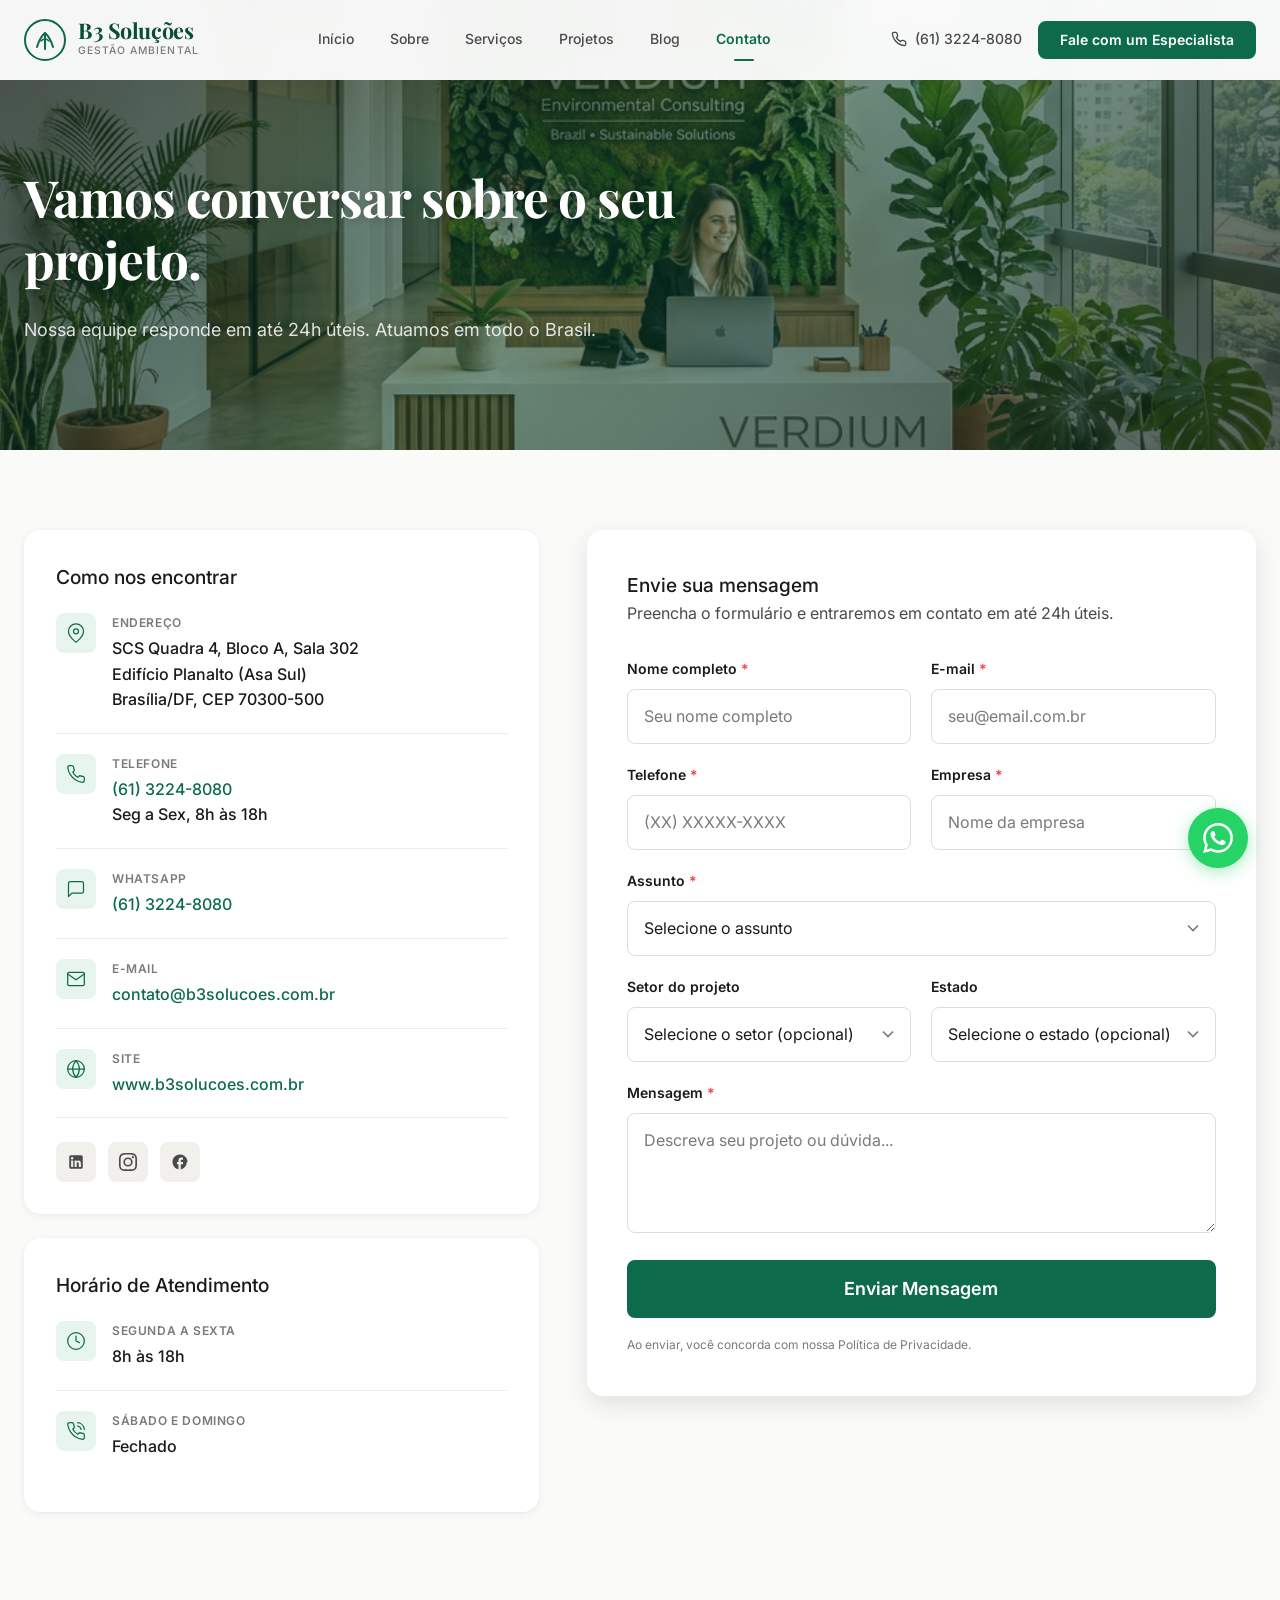
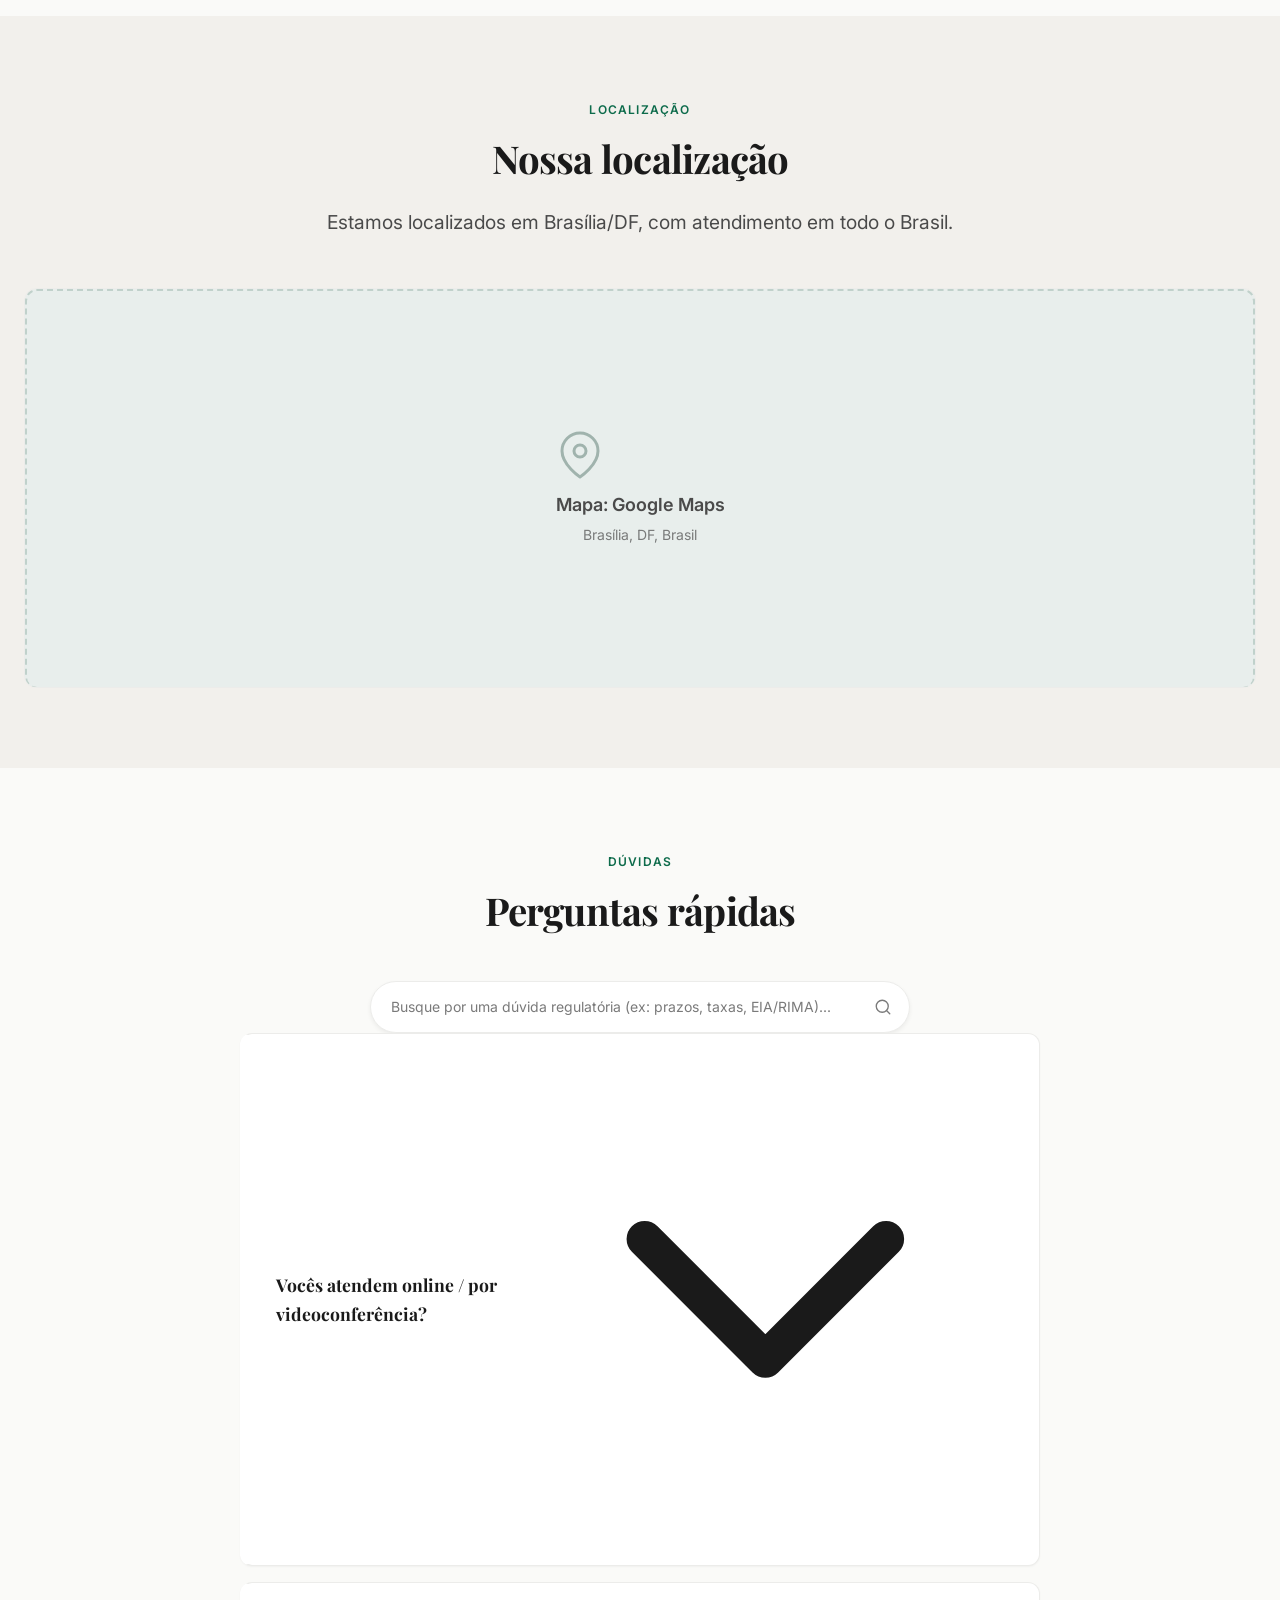
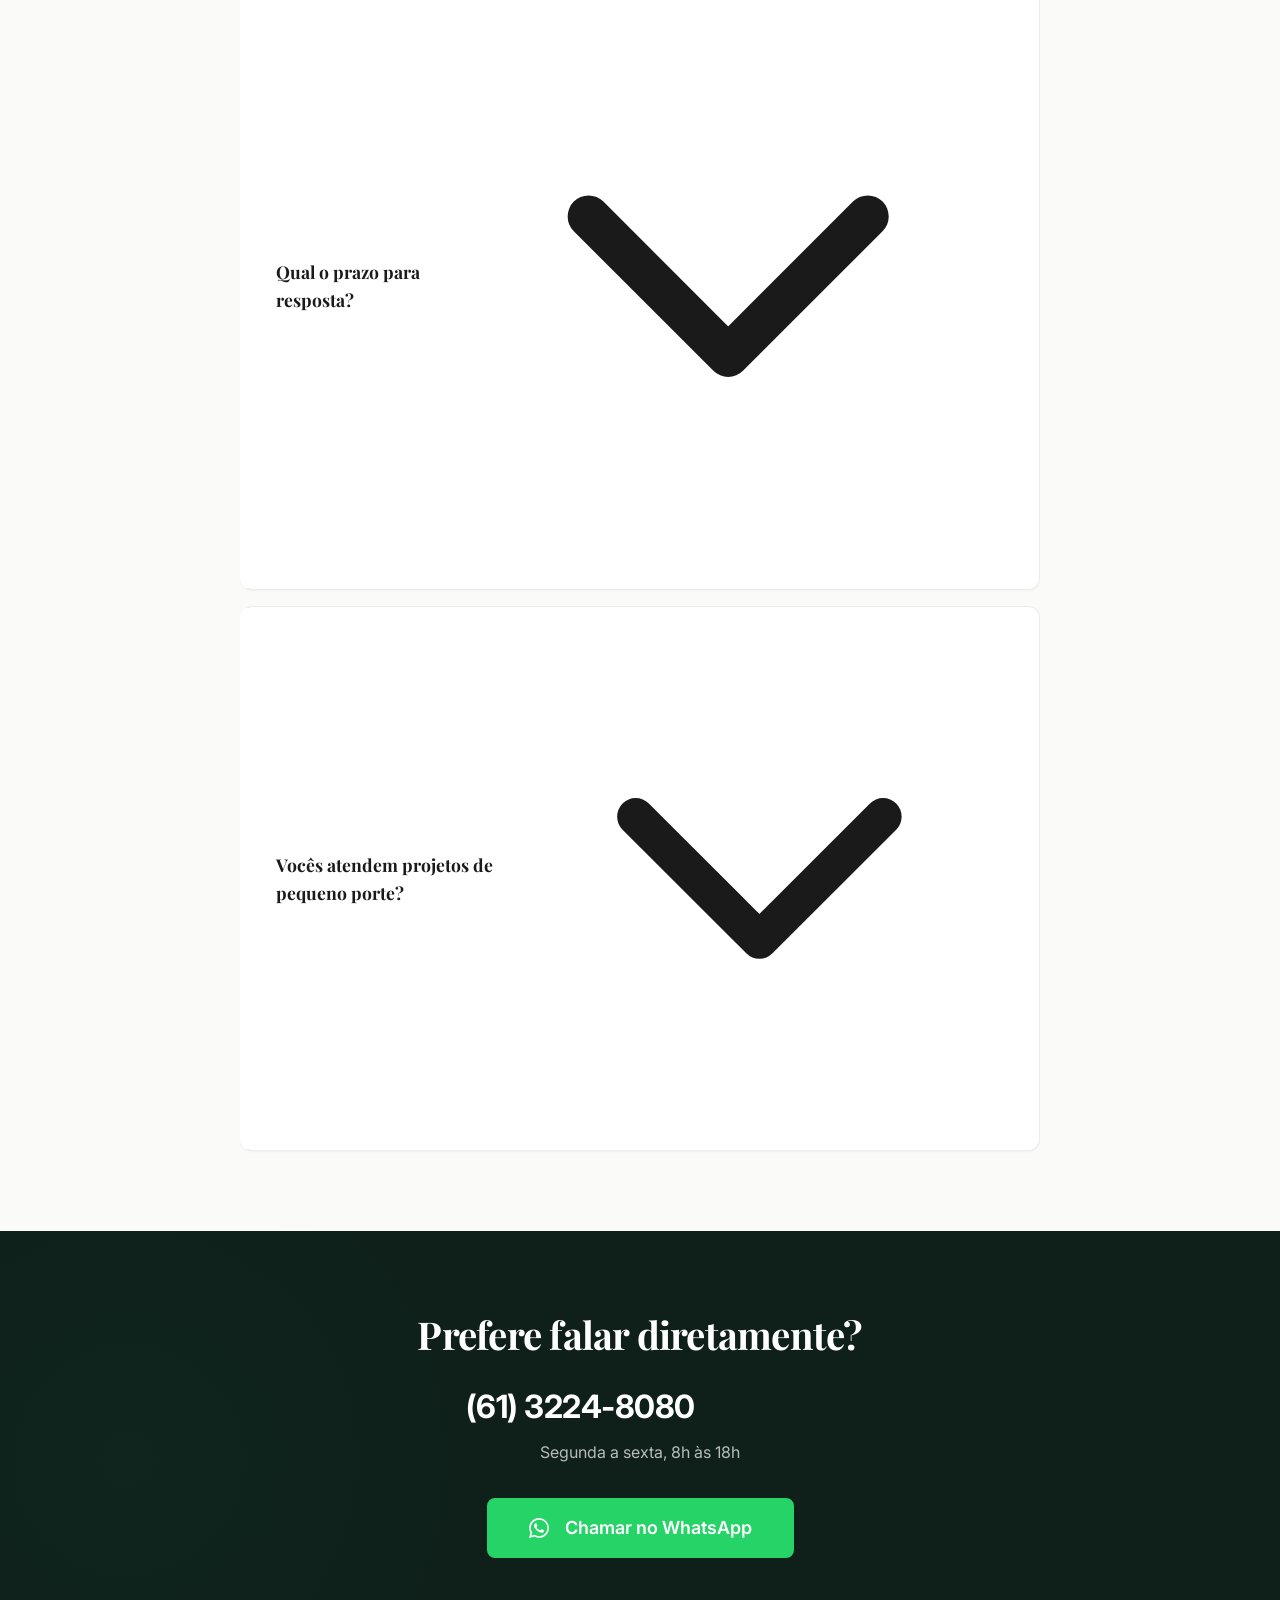
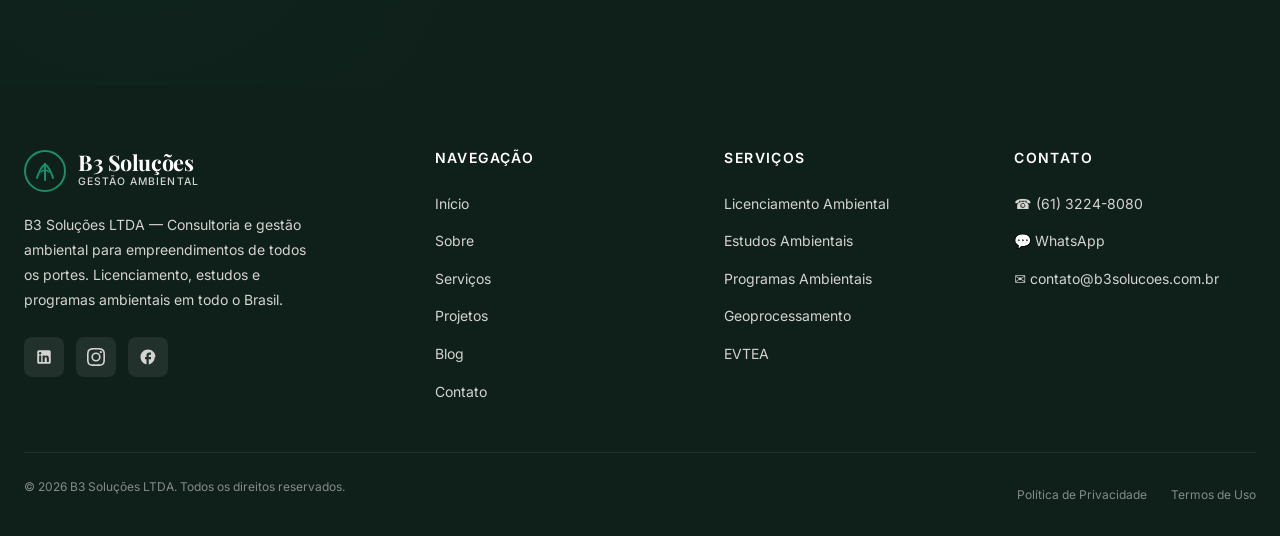
<file: contato.html>
<!DOCTYPE html>
<html lang="pt-BR">
<head>
  <meta charset="UTF-8">
  <meta name="viewport" content="width=device-width, initial-scale=1.0">
  <meta name="description" content="Entre em contato com a B3 Soluções, consultoria e gestão ambiental. Solicite uma proposta, tire dúvidas ou agende uma reunião. Atendemos em todo o Brasil.">
  <title>Contato | B3 Soluções | Gestão Ambiental</title>

  <!-- Google Fonts -->
  <link rel="preconnect" href="https://fonts.googleapis.com">
  <link rel="preconnect" href="https://fonts.gstatic.com" crossorigin>
  <link href="https://fonts.googleapis.com/css2?family=Inter:wght@400;500;600;700&family=Playfair+Display:wght@400;700&display=swap" rel="stylesheet">

  <!-- CSS -->
  <link rel="stylesheet" href="css/variables.css">
  <link rel="stylesheet" href="css/base.css">
  <link rel="stylesheet" href="css/components.css">
  <link rel="stylesheet" href="css/layout.css">
  <link rel="stylesheet" href="css/pages.css">

  <!-- Favicon -->
  <link rel="icon" href="data:image/svg+xml,<svg xmlns='http://www.w3.org/2000/svg' viewBox='0 0 42 42' fill='none'><circle cx='21' cy='21' r='20' stroke='%230D6B4B' stroke-width='3'/><path d='M13 28C13 28 16 18 21 14C26 18 29 28 29 28' stroke='%230D6B4B' stroke-width='3' stroke-linecap='round'/><path d='M21 14V30' stroke='%230D6B4B' stroke-width='3' stroke-linecap='round'/><path d='M17 22C17 22 19 20 21 20C23 20 25 22 25 22' stroke='%230D6B4B' stroke-width='2' stroke-linecap='round'/></svg>">
</head>
<body class="page-transition">

  <!-- ═══════════════════ HEADER ═══════════════════ -->
  <header class="header" id="header">
    <div class="container">
      <a href="index.html" class="logo" id="logo">
        <svg class="logo-icon" viewBox="0 0 42 42" fill="none" xmlns="http://www.w3.org/2000/svg">
          <circle cx="21" cy="21" r="20" stroke="#0D6B4B" stroke-width="2"/>
          <path d="M13 28C13 28 16 18 21 14C26 18 29 28 29 28" stroke="#0D6B4B" stroke-width="2" stroke-linecap="round"/>
          <path d="M21 14V30" stroke="#0D6B4B" stroke-width="2" stroke-linecap="round"/>
          <path d="M17 22C17 22 19 20 21 20C23 20 25 22 25 22" stroke="#0D6B4B" stroke-width="1.5" stroke-linecap="round"/>
        </svg>
        <span class="logo-text">
          <span class="logo-name">B3 Soluções</span>
          <span class="logo-tagline">Gestão Ambiental</span>
        </span>
      </a>

      <nav class="nav" id="nav">
        <a href="index.html" class="nav-link">Início</a>
        <a href="sobre.html" class="nav-link">Sobre</a>
        <a href="servicos.html" class="nav-link">Serviços</a>
        <a href="projetos.html" class="nav-link">Projetos</a>
        <a href="blog.html" class="nav-link">Blog</a>
        <a href="contato.html" class="nav-link active">Contato</a>
        <div class="mobile-cta">
          <a href="https://wa.me/5561998765432" class="btn btn-primary btn-full" style="margin-bottom:12px">Fale com um Especialista</a>
          <a href="tel:+5561998765432" class="btn btn-outline btn-full">☎ (61) 3224-8080</a>
        </div>
      </nav>

      <div class="header-actions">
        <a href="tel:+5561998765432" class="header-phone">
          <svg viewBox="0 0 24 24" fill="none" stroke="currentColor" stroke-width="1.8" stroke-linecap="round" stroke-linejoin="round" class="lucide lucide-phone"><path d="M22 16.92v3a2 2 0 0 1-2.18 2 19.79 19.79 0 0 1-8.63-3.07 19.5 19.5 0 0 1-6-6 19.79 19.79 0 0 1-3.07-8.67A2 2 0 0 1 4.11 2h3a2 2 0 0 1 2 1.72 12.84 12.84 0 0 0 .7 2.81 2 2 0 0 1-.45 2.11L8.09 9.91a16 16 0 0 0 6 6l1.27-1.27a2 2 0 0 1 2.11-.45 12.84 12.84 0 0 0 2.81.7A2 2 0 0 1 22 16.92z"/></svg>
          (61) 3224-8080
        </a>
        <a href="contato.html" class="btn btn-primary btn-sm" id="header-cta">Fale com um Especialista</a>
      </div>

      <button class="menu-toggle" id="menu-toggle" aria-label="Menu">
        <div class="hamburger"><span></span><span></span><span></span></div>
      </button>
    </div>
  </header>

  <main>
    <!-- ═══════════════════ HERO ═══════════════════ -->
    <section class="hero hero-inner" id="hero">
      <div class="hero-bg">
        <img src="images/hero-contact.png" alt="Entre em contato com a B3 Soluções">
      </div>
      <div class="hero-overlay"></div>
      <div class="container">
        <div class="hero-content">
          <h1>Vamos conversar sobre o seu projeto.</h1>
          <p class="hero-subtitle">Nossa equipe responde em até 24h úteis. Atuamos em todo o Brasil.</p>
        </div>
      </div>
    </section>

    <!-- ═══════════════════ CONTACT LAYOUT ═══════════════════ -->
    <section class="section" id="contato-form">
      <div class="container">
        <div class="contact-layout">

          <!-- LEFT: Sidebar -->
          <div class="contact-sidebar">

            <!-- Card: Como nos encontrar -->
            <div class="contact-card reveal">
              <h3>Como nos encontrar</h3>

              <div class="contact-info-item">
                <div class="info-icon">
                  <svg viewBox="0 0 24 24" fill="none" stroke="currentColor" stroke-width="2" stroke-linecap="round" stroke-linejoin="round"><path d="M21 10c0 7-9 13-9 13s-9-6-9-13a9 9 0 0118 0z"/><circle cx="12" cy="10" r="3"/></svg>
                </div>
                <div>
                  <div class="info-label">Endereço</div>
                  <div class="info-value">SCS Quadra 4, Bloco A, Sala 302<br>Edifício Planalto (Asa Sul)<br>Brasília/DF, CEP 70300-500</div>
                </div>
              </div>

              <div class="contact-info-item">
                <div class="info-icon">
                  <svg viewBox="0 0 24 24" fill="none" stroke="currentColor" stroke-width="2" stroke-linecap="round" stroke-linejoin="round"><path d="M22 16.92v3a2 2 0 01-2.18 2 19.79 19.79 0 01-8.63-3.07 19.5 19.5 0 01-6-6 19.79 19.79 0 01-3.07-8.67A2 2 0 014.11 2h3a2 2 0 012 1.72c.127.96.361 1.903.7 2.81a2 2 0 01-.45 2.11L8.09 9.91a16 16 0 006 6l1.27-1.27a2 2 0 012.11-.45c.907.339 1.85.573 2.81.7A2 2 0 0122 16.92z"/></svg>
                </div>
                <div>
                  <div class="info-label">Telefone</div>
                  <div class="info-value"><a href="tel:+5561998765432">(61) 3224-8080</a><br>Seg a Sex, 8h às 18h</div>
                </div>
              </div>

              <div class="contact-info-item">
                <div class="info-icon">
                  <svg viewBox="0 0 24 24" fill="none" stroke="currentColor" stroke-width="2" stroke-linecap="round" stroke-linejoin="round"><path d="M21 15a2 2 0 01-2 2H7l-4 4V5a2 2 0 012-2h14a2 2 0 012 2z"/></svg>
                </div>
                <div>
                  <div class="info-label">WhatsApp</div>
                  <div class="info-value"><a href="https://wa.me/5561998765432" target="_blank" rel="noopener">(61) 3224-8080</a></div>
                </div>
              </div>

              <div class="contact-info-item">
                <div class="info-icon">
                  <svg viewBox="0 0 24 24" fill="none" stroke="currentColor" stroke-width="1.8" stroke-linecap="round" stroke-linejoin="round" class="lucide lucide-mail"><path d="M4 4h16c1.1 0 2 .9 2 2v12c0 1.1-.9 2-2 2H4c-1.1 0-2-.9-2-2V6c0-1.1.9-2 2-2z"/><polyline points="22,6 12,13 2,6"/></svg>
                </div>
                <div>
                  <div class="info-label">E-mail</div>
                  <div class="info-value"><a href="mailto:contato@b3solucoes.com.br">contato@b3solucoes.com.br</a></div>
                </div>
              </div>

              <div class="contact-info-item">
                <div class="info-icon">
                  <svg viewBox="0 0 24 24" fill="none" stroke="currentColor" stroke-width="1.8" stroke-linecap="round" stroke-linejoin="round" class="lucide lucide-globe"><circle cx="12" cy="12" r="10"/><line x1="2" y1="12" x2="22" y2="12"/><path d="M12 2a15.3 15.3 0 0 1 4 10 15.3 15.3 0 0 1-4 10 15.3 15.3 0 0 1-4-10 15.3 15.3 0 0 1 4-10z"/></svg>
                </div>
                <div>
                  <div class="info-label">Site</div>
                  <div class="info-value"><a href="https://www.b3solucoes.com.br" target="_blank" rel="noopener">www.b3solucoes.com.br</a></div>
                </div>
              </div>

              <!-- Social Links -->
              <div class="social-links" style="margin-top: 24px;">
                <a href="https://linkedin.com/in/elisameirelles" class="social-link" aria-label="LinkedIn" target="_blank" rel="noopener">
                  <svg viewBox="0 0 24 24" fill="currentColor"><path d="M19 3a2 2 0 0 1 2 2v14a2 2 0 0 1-2 2H5a2 2 0 0 1-2-2V5a2 2 0 0 1 2-2h14m-.5 15.5v-5.3a3.26 3.26 0 0 0-3.26-3.26c-.85 0-1.84.52-2.32 1.3v-1.11h-2.79v8.37h2.79v-4.93c0-.77.62-1.4 1.39-1.4a1.4 1.4 0 0 1 1.4 1.4v4.93h2.79M6.88 8.56a1.68 1.68 0 0 0 1.68-1.68c0-.93-.75-1.69-1.68-1.69a1.69 1.69 0 0 0-1.69 1.69c0 .93.76 1.68 1.69 1.68m1.39 9.94v-8.37H5.5v8.37h2.77z"/></svg>
                </a>
                <a href="#" class="social-link" aria-label="Instagram">
                  <svg viewBox="0 0 24 24" fill="currentColor"><path d="M12 2.163c3.204 0 3.584.012 4.85.07 3.252.148 4.771 1.691 4.919 4.919.058 1.265.069 1.645.069 4.849 0 3.205-.012 3.584-.069 4.849-.149 3.225-1.664 4.771-4.919 4.919-1.266.058-1.644.07-4.85.07-3.204 0-3.584-.012-4.849-.07-3.26-.149-4.771-1.699-4.919-4.92-.058-1.265-.07-1.644-.07-4.849 0-3.204.013-3.583.07-4.849.149-3.227 1.664-4.771 4.919-4.919 1.266-.057 1.645-.069 4.849-.069zM12 0C8.741 0 8.333.014 7.053.072 2.695.272.273 2.69.073 7.051.014 8.333 0 8.741 0 12c0 3.259.014 3.668.072 4.948.2 4.358 2.618 6.78 6.98 6.98 1.281.058 1.689.072 4.948.072 3.259 0 3.668-.014 4.948-.072 4.354-.2 6.782-2.618 6.979-6.98.059-1.28.073-1.689.073-4.948 0-3.259-.014-3.667-.072-4.947-.196-4.354-2.617-6.78-6.979-6.98C15.668.014 15.259 0 12 0zm0 5.838a6.162 6.162 0 100 12.324 6.162 6.162 0 000-12.324zM12 16a4 4 0 110-8 4 4 0 010 8zm6.406-11.845a1.44 1.44 0 100 2.881 1.44 1.44 0 000-2.881z"/></svg>
                </a>
                <a href="#" class="social-link" aria-label="Facebook">
                  <svg viewBox="0 0 24 24" fill="currentColor"><path d="M22 12c0-5.52-4.48-10-10-10S2 6.48 2 12c0 4.84 3.44 8.87 8 9.8V15H8v-3h2V9.5C10 7.57 11.57 6 13.5 6H16v3h-2c-.55 0-1 .45-1 1v2h3v3h-3v6.95c4.56-.93 8-4.96 8-9.95z"/></svg>
                </a>
              </div>
            </div>

            <!-- Card: Horário de Atendimento -->
            <div class="contact-card reveal reveal-delay-1">
              <h3>Horário de Atendimento</h3>
              <div class="contact-info-item">
                <div class="info-icon">
                  <svg viewBox="0 0 24 24" fill="none" stroke="currentColor" stroke-width="1.8" stroke-linecap="round" stroke-linejoin="round" class="lucide lucide-clock"><circle cx="12" cy="12" r="10"/><polyline points="12 6 12 12 16 14"/></svg>
                </div>
                <div>
                  <div class="info-label">Segunda a Sexta</div>
                  <div class="info-value">8h às 18h</div>
                </div>
              </div>
              <div class="contact-info-item">
                <div class="info-icon">
                  <svg viewBox="0 0 24 24" fill="none" stroke="currentColor" stroke-width="1.8" stroke-linecap="round" stroke-linejoin="round" class="lucide lucide-phone-call"><path d="M22 16.92v3a2 2 0 0 1-2.18 2 19.79 19.79 0 0 1-8.63-3.07 19.5 19.5 0 0 1-6-6 19.79 19.79 0 0 1-3.07-8.67A2 2 0 0 1 4.11 2h3a2 2 0 0 1 2 1.72 12.84 12.84 0 0 0 .7 2.81 2 2 0 0 1-.45 2.11L8.09 9.91a16 16 0 0 0 6 6l1.27-1.27a2 2 0 0 1 2.11-.45 12.84 12.84 0 0 0 2.81.7A2 2 0 0 1 22 16.92z"/><path d="M14.05 2a9 9 0 0 1 8 8"/><path d="M14.05 6A5 5 0 0 1 18 10"/></svg>
                </div>
                <div>
                  <div class="info-label">Sábado e Domingo</div>
                  <div class="info-value">Fechado</div>
                </div>
              </div>
            </div>

          </div>

          <!-- RIGHT: Contact Form -->
          <div class="contact-form-card reveal reveal-delay-2">
            <h3>Envie sua mensagem</h3>
            <p class="section-subtitle" style="margin-bottom: 32px;">Preencha o formulário e entraremos em contato em até 24h úteis.</p>

            <form data-validate id="form-contato">
              <!-- Nome + E-mail -->
              <div class="form-row">
                <div class="form-group">
                  <label class="form-label" for="nome">Nome completo <span class="required">*</span></label>
                  <input type="text" class="form-control" id="nome" name="nome" placeholder="Seu nome completo" required>
                </div>
                <div class="form-group">
                  <label class="form-label" for="email">E-mail <span class="required">*</span></label>
                  <input type="email" class="form-control" id="email" name="email" placeholder="seu@email.com.br" required>
                </div>
              </div>

              <!-- Telefone + Empresa -->
              <div class="form-row">
                <div class="form-group">
                  <label class="form-label" for="telefone">Telefone <span class="required">*</span></label>
                  <input type="tel" class="form-control" id="telefone" name="telefone" placeholder="(XX) XXXXX-XXXX" required>
                </div>
                <div class="form-group">
                  <label class="form-label" for="empresa">Empresa <span class="required">*</span></label>
                  <input type="text" class="form-control" id="empresa" name="empresa" placeholder="Nome da empresa" required>
                </div>
              </div>

              <!-- Assunto -->
              <div class="form-group">
                <label class="form-label" for="assunto">Assunto <span class="required">*</span></label>
                <select class="form-select" id="assunto" name="assunto" required>
                  <option value="">Selecione o assunto</option>
                  <option value="proposta">Solicitação de proposta comercial</option>
                  <option value="licenciamento">Dúvida sobre licenciamento</option>
                  <option value="reuniao">Agendamento de reunião</option>
                  <option value="parceria">Parceria estratégica</option>
                  <option value="trabalhe-conosco">Trabalhe conosco</option>
                  <option value="outro">Outro</option>
                </select>
              </div>

              <!-- Setor + Estado -->
              <div class="form-row">
                <div class="form-group">
                  <label class="form-label" for="setor">Setor do projeto</label>
                  <select class="form-select" id="setor" name="setor">
                    <option value="">Selecione o setor (opcional)</option>
                    <option value="energia-solar">Energia Solar</option>
                    <option value="energia-eolica">Energia Eólica</option>
                    <option value="infraestrutura">Infraestrutura Rodoviária</option>
                    <option value="ferrovias">Ferrovias</option>
                    <option value="portos">Portos e Hidrovias</option>
                    <option value="industrial">Industrial</option>
                    <option value="mineracao">Mineração</option>
                    <option value="agropecuaria">Agropecuária</option>
                    <option value="saneamento">Saneamento</option>
                    <option value="hidrogenio">Hidrogênio Verde</option>
                    <option value="outro">Outro</option>
                  </select>
                </div>
                <div class="form-group">
                  <label class="form-label" for="estado">Estado</label>
                  <select class="form-select" id="estado" name="estado">
                    <option value="">Selecione o estado (opcional)</option>
                    <option value="AC">Acre</option>
                    <option value="AL">Alagoas</option>
                    <option value="AP">Amapá</option>
                    <option value="AM">Amazonas</option>
                    <option value="BA">Bahia</option>
                    <option value="CE">Ceará</option>
                    <option value="DF">Distrito Federal</option>
                    <option value="ES">Espírito Santo</option>
                    <option value="GO">Goiás</option>
                    <option value="MA">Maranhão</option>
                    <option value="MT">Mato Grosso</option>
                    <option value="MS">Mato Grosso do Sul</option>
                    <option value="MG">Minas Gerais</option>
                    <option value="PA">Pará</option>
                    <option value="PB">Paraíba</option>
                    <option value="PR">Paraná</option>
                    <option value="PE">Pernambuco</option>
                    <option value="PI">Piauí</option>
                    <option value="RJ">Rio de Janeiro</option>
                    <option value="RN">Rio Grande do Norte</option>
                    <option value="RS">Rio Grande do Sul</option>
                    <option value="RO">Rondônia</option>
                    <option value="RR">Roraima</option>
                    <option value="SC">Santa Catarina</option>
                    <option value="SP">São Paulo</option>
                    <option value="SE">Sergipe</option>
                    <option value="TO">Tocantins</option>
                  </select>
                </div>
              </div>

              <!-- Mensagem -->
              <div class="form-group">
                <label class="form-label" for="mensagem">Mensagem <span class="required">*</span></label>
                <textarea class="form-textarea" id="mensagem" name="mensagem" placeholder="Descreva seu projeto ou dúvida..." required></textarea>
              </div>

              <button type="submit" class="btn btn-primary btn-lg btn-full">Enviar Mensagem</button>
              <p class="form-note">Ao enviar, você concorda com nossa <a href="#">Política de Privacidade</a>.</p>
            </form>
          </div>

        </div>
      </div>
    </section>

    <!-- ═══════════════════ MAPA ═══════════════════ -->
    <section class="section section-alt" id="mapa">
      <div class="container">
        <div class="section-header centered reveal">
          <p class="section-label">Localização</p>
          <h2>Nossa localização</h2>
          <h3 class="section-subtitle">Estamos localizados em Brasília/DF, com atendimento em todo o Brasil.</h3>
        </div>
        <div class="map-container reveal reveal-delay-1">
          <div style="background: #e8eeec; border-radius: 12px; display: flex; align-items: center; justify-content: center; min-height: 400px; border: 2px dashed #c0d1cb;">
            <div style="text-align: center; color: #5a7a70;">
              <svg viewBox="0 0 24 24" fill="none" stroke="currentColor" stroke-width="1.5" stroke-linecap="round" stroke-linejoin="round" style="width: 48px; height: 48px; margin-bottom: 12px; opacity: 0.5;"><path d="M21 10c0 7-9 13-9 13s-9-6-9-13a9 9 0 0118 0z"/><circle cx="12" cy="10" r="3"/></svg>
              <p style="font-size: 1.125rem; font-weight: 600; margin: 0 0 4px;">Mapa: Google Maps</p>
              <p style="font-size: 0.875rem; margin: 0; opacity: 0.7;">Brasília, DF, Brasil</p>
            </div>
          </div>
        </div>
      </div>
    </section>

    <!-- ═══════════════════ FAQ ═══════════════════ -->
    <section class="section" id="faq">
      <div class="container">
        <div class="section-header centered reveal">
          <p class="section-label">Dúvidas</p>
          <h2>Perguntas rápidas</h2>
        </div>
        <div class="accordion reveal reveal-delay-1" style="max-width: 800px; margin: 0 auto;">

          <!-- Q1 -->
          <div class="accordion-item">
            <button class="accordion-trigger" aria-expanded="false">
              <span>Vocês atendem online / por videoconferência?</span>
              <svg viewBox="0 0 24 24" fill="none" stroke="currentColor" stroke-width="1.8" stroke-linecap="round" stroke-linejoin="round" class="lucide lucide-chevron-down"><polyline points="6 9 12 15 18 9"/></svg>
            </button>
            <div class="accordion-content">
              <div class="accordion-content-inner">
                <p>Sim. Atendemos em todo o Brasil por videoconferência, e-mail e telefone. Visitas presenciais conforme necessidade.</p>
              </div>
            </div>
          </div>

          <!-- Q2 -->
          <div class="accordion-item">
            <button class="accordion-trigger" aria-expanded="false">
              <span>Qual o prazo para resposta?</span>
              <svg viewBox="0 0 24 24" fill="none" stroke="currentColor" stroke-width="1.8" stroke-linecap="round" stroke-linejoin="round" class="lucide lucide-chevron-down"><polyline points="6 9 12 15 18 9"/></svg>
            </button>
            <div class="accordion-content">
              <div class="accordion-content-inner">
                <p>Respondemos em até 24h úteis. Urgências pelo WhatsApp.</p>
              </div>
            </div>
          </div>

          <!-- Q3 -->
          <div class="accordion-item">
            <button class="accordion-trigger" aria-expanded="false">
              <span>Vocês atendem projetos de pequeno porte?</span>
              <svg viewBox="0 0 24 24" fill="none" stroke="currentColor" stroke-width="1.8" stroke-linecap="round" stroke-linejoin="round" class="lucide lucide-chevron-down"><polyline points="6 9 12 15 18 9"/></svg>
            </button>
            <div class="accordion-content">
              <div class="accordion-content-inner">
                <p>Sim. De pequeno porte a grande impacto. Orçamento proporcional à complexidade.</p>
              </div>
            </div>
          </div>

        </div>
      </div>
    </section>

    <!-- ═══════════════════ CTA ═══════════════════ -->
    <section class="section section-dark cta-section" id="cta">
      <div class="container">
        <div class="section-header centered reveal">
          <h2>Prefere falar diretamente?</h2>
          <p class="hero-subtitle" style="font-size: 2rem; font-weight: 700; margin: 24px 0 8px; letter-spacing: -0.5px;">
            <a href="tel:+5561998765432" style="color: #fff; text-decoration: none;">(61) 3224-8080</a>
          </p>
          <p style="color: rgba(255,255,255,0.7); margin-bottom: 32px;">Segunda a sexta, 8h às 18h</p>
          <a href="https://wa.me/5561998765432" class="btn btn-whatsapp btn-lg" target="_blank" rel="noopener">
            <svg viewBox="0 0 24 24" style="width: 20px; height: 20px; fill: #fff; margin-right: 8px;"><path d="M17.472 14.382c-.297-.149-1.758-.867-2.03-.967-.273-.099-.471-.148-.67.15-.197.297-.767.966-.94 1.164-.173.199-.347.223-.644.075-.297-.15-1.255-.463-2.39-1.475-.883-.788-1.48-1.761-1.653-2.059-.173-.297-.018-.458.13-.606.134-.133.298-.347.446-.52.149-.174.198-.298.298-.497.099-.198.05-.371-.025-.52-.075-.149-.669-1.612-.916-2.207-.242-.579-.487-.5-.669-.51-.173-.008-.371-.01-.57-.01-.198 0-.52.074-.792.372-.272.297-1.04 1.016-1.04 2.479 0 1.462 1.065 2.875 1.213 3.074.149.198 2.096 3.2 5.077 4.487.709.306 1.262.489 1.694.625.712.227 1.36.195 1.871.118.571-.085 1.758-.719 2.006-1.413.248-.694.248-1.289.173-1.413-.074-.124-.272-.198-.57-.347m-5.421 7.403h-.004a9.87 9.87 0 01-5.031-1.378l-.361-.214-3.741.982.998-3.648-.235-.374a9.86 9.86 0 01-1.51-5.26c.001-5.45 4.436-9.884 9.888-9.884 2.64 0 5.122 1.03 6.988 2.898a9.825 9.825 0 012.893 6.994c-.003 5.45-4.437 9.884-9.885 9.884m8.413-18.297A11.815 11.815 0 0012.05 0C5.495 0 .16 5.335.157 11.892c0 2.096.547 4.142 1.588 5.945L.057 24l6.305-1.654a11.882 11.882 0 005.683 1.448h.005c6.554 0 11.89-5.335 11.893-11.893a11.821 11.821 0 00-3.48-8.413z"/></svg>
            Chamar no WhatsApp
          </a>
        </div>
      </div>
    </section>
  </main>

  <!-- ═══════════════════ FOOTER ═══════════════════ -->
  <footer class="footer" id="footer">
    <div class="container">
      <div class="footer-grid">
        <div class="footer-brand">
          <a href="index.html" class="logo">
            <svg class="logo-icon" viewBox="0 0 42 42" fill="none">
              <circle cx="21" cy="21" r="20" stroke="#12916A" stroke-width="2"/>
              <path d="M13 28C13 28 16 18 21 14C26 18 29 28 29 28" stroke="#12916A" stroke-width="2" stroke-linecap="round"/>
              <path d="M21 14V30" stroke="#12916A" stroke-width="2" stroke-linecap="round"/>
              <path d="M17 22C17 22 19 20 21 20C23 20 25 22 25 22" stroke="#12916A" stroke-width="1.5" stroke-linecap="round"/>
            </svg>
            <span class="logo-text">
              <span class="logo-name">B3 Soluções</span>
              <span class="logo-tagline">Gestão Ambiental</span>
            </span>
          </a>
          <p>B3 Soluções LTDA — Consultoria e gestão ambiental para empreendimentos de todos os portes. Licenciamento, estudos e programas ambientais em todo o Brasil.</p>
          <div class="social-links">
            <a href="https://linkedin.com/in/elisameirelles" class="social-link" aria-label="LinkedIn" target="_blank" rel="noopener">
              <svg viewBox="0 0 24 24" fill="currentColor"><path d="M19 3a2 2 0 0 1 2 2v14a2 2 0 0 1-2 2H5a2 2 0 0 1-2-2V5a2 2 0 0 1 2-2h14m-.5 15.5v-5.3a3.26 3.26 0 0 0-3.26-3.26c-.85 0-1.84.52-2.32 1.3v-1.11h-2.79v8.37h2.79v-4.93c0-.77.62-1.4 1.39-1.4a1.4 1.4 0 0 1 1.4 1.4v4.93h2.79M6.88 8.56a1.68 1.68 0 0 0 1.68-1.68c0-.93-.75-1.69-1.68-1.69a1.69 1.69 0 0 0-1.69 1.69c0 .93.76 1.68 1.69 1.68m1.39 9.94v-8.37H5.5v8.37h2.77z"/></svg>
            </a>
            <a href="#" class="social-link" aria-label="Instagram">
              <svg viewBox="0 0 24 24" fill="currentColor"><path d="M12 2.163c3.204 0 3.584.012 4.85.07 3.252.148 4.771 1.691 4.919 4.919.058 1.265.069 1.645.069 4.849 0 3.205-.012 3.584-.069 4.849-.149 3.225-1.664 4.771-4.919 4.919-1.266.058-1.644.07-4.85.07-3.204 0-3.584-.012-4.849-.07-3.26-.149-4.771-1.699-4.919-4.92-.058-1.265-.07-1.644-.07-4.849 0-3.204.013-3.583.07-4.849.149-3.227 1.664-4.771 4.919-4.919 1.266-.057 1.645-.069 4.849-.069zM12 0C8.741 0 8.333.014 7.053.072 2.695.272.273 2.69.073 7.051.014 8.333 0 8.741 0 12c0 3.259.014 3.668.072 4.948.2 4.358 2.618 6.78 6.98 6.98 1.281.058 1.689.072 4.948.072 3.259 0 3.668-.014 4.948-.072 4.354-.2 6.782-2.618 6.979-6.98.059-1.28.073-1.689.073-4.948 0-3.259-.014-3.667-.072-4.947-.196-4.354-2.617-6.78-6.979-6.98C15.668.014 15.259 0 12 0zm0 5.838a6.162 6.162 0 100 12.324 6.162 6.162 0 000-12.324zM12 16a4 4 0 110-8 4 4 0 010 8zm6.406-11.845a1.44 1.44 0 100 2.881 1.44 1.44 0 000-2.881z"/></svg>
            </a>
            <a href="#" class="social-link" aria-label="Facebook">
              <svg viewBox="0 0 24 24" fill="currentColor"><path d="M22 12c0-5.52-4.48-10-10-10S2 6.48 2 12c0 4.84 3.44 8.87 8 9.8V15H8v-3h2V9.5C10 7.57 11.57 6 13.5 6H16v3h-2c-.55 0-1 .45-1 1v2h3v3h-3v6.95c4.56-.93 8-4.96 8-9.95z"/></svg>
            </a>
          </div>
        </div>
        <div class="footer-col">
          <h4>Navegação</h4>
          <ul>
            <li><a href="index.html">Início</a></li>
            <li><a href="sobre.html">Sobre</a></li>
            <li><a href="servicos.html">Serviços</a></li>
            <li><a href="projetos.html">Projetos</a></li>
            <li><a href="blog.html">Blog</a></li>
            <li><a href="contato.html">Contato</a></li>
          </ul>
        </div>
        <div class="footer-col">
          <h4>Serviços</h4>
          <ul>
            <li><a href="servicos.html">Licenciamento Ambiental</a></li>
            <li><a href="servicos.html">Estudos Ambientais</a></li>
            <li><a href="servicos.html">Programas Ambientais</a></li>
            <li><a href="servicos.html">Geoprocessamento</a></li>
            <li><a href="servicos.html">EVTEA</a></li>
          </ul>
        </div>
        <div class="footer-col">
          <h4>Contato</h4>
          <ul>
            <li><a href="tel:+5561998765432">☎ (61) 3224-8080</a></li>
            <li><a href="https://wa.me/5561998765432">💬 WhatsApp</a></li>
            <li><a href="mailto:contato@b3solucoes.com.br">✉ contato@b3solucoes.com.br</a></li>
          </ul>
        </div>
      </div>
      <div class="footer-bottom">
        <p>© 2026 B3 Soluções LTDA. Todos os direitos reservados.</p>
        <div class="footer-legal">
          <a href="#">Política de Privacidade</a>
          <a href="#">Termos de Uso</a>
        </div>
      </div>
    </div>
  </footer>

  <!-- WhatsApp Float -->
  <a href="https://wa.me/5561998765432" class="whatsapp-float" aria-label="WhatsApp" target="_blank" rel="noopener">
    <svg viewBox="0 0 24 24"><path d="M17.472 14.382c-.297-.149-1.758-.867-2.03-.967-.273-.099-.471-.148-.67.15-.197.297-.767.966-.94 1.164-.173.199-.347.223-.644.075-.297-.15-1.255-.463-2.39-1.475-.883-.788-1.48-1.761-1.653-2.059-.173-.297-.018-.458.13-.606.134-.133.298-.347.446-.52.149-.174.198-.298.298-.497.099-.198.05-.371-.025-.52-.075-.149-.669-1.612-.916-2.207-.242-.579-.487-.5-.669-.51-.173-.008-.371-.01-.57-.01-.198 0-.52.074-.792.372-.272.297-1.04 1.016-1.04 2.479 0 1.462 1.065 2.875 1.213 3.074.149.198 2.096 3.2 5.077 4.487.709.306 1.262.489 1.694.625.712.227 1.36.195 1.871.118.571-.085 1.758-.719 2.006-1.413.248-.694.248-1.289.173-1.413-.074-.124-.272-.198-.57-.347m-5.421 7.403h-.004a9.87 9.87 0 01-5.031-1.378l-.361-.214-3.741.982.998-3.648-.235-.374a9.86 9.86 0 01-1.51-5.26c.001-5.45 4.436-9.884 9.888-9.884 2.64 0 5.122 1.03 6.988 2.898a9.825 9.825 0 012.893 6.994c-.003 5.45-4.437 9.884-9.885 9.884m8.413-18.297A11.815 11.815 0 0012.05 0C5.495 0 .16 5.335.157 11.892c0 2.096.547 4.142 1.588 5.945L.057 24l6.305-1.654a11.882 11.882 0 005.683 1.448h.005c6.554 0 11.89-5.335 11.893-11.893a11.821 11.821 0 00-3.48-8.413z"/></svg>
  </a>

  <!-- JS -->
  <script src="js/main.js"></script>
  <script src="js/animations.js"></script>
  <script src="js/counter.js"></script>
  <script src="js/forms.js"></script>
</body>
</html>
</file>
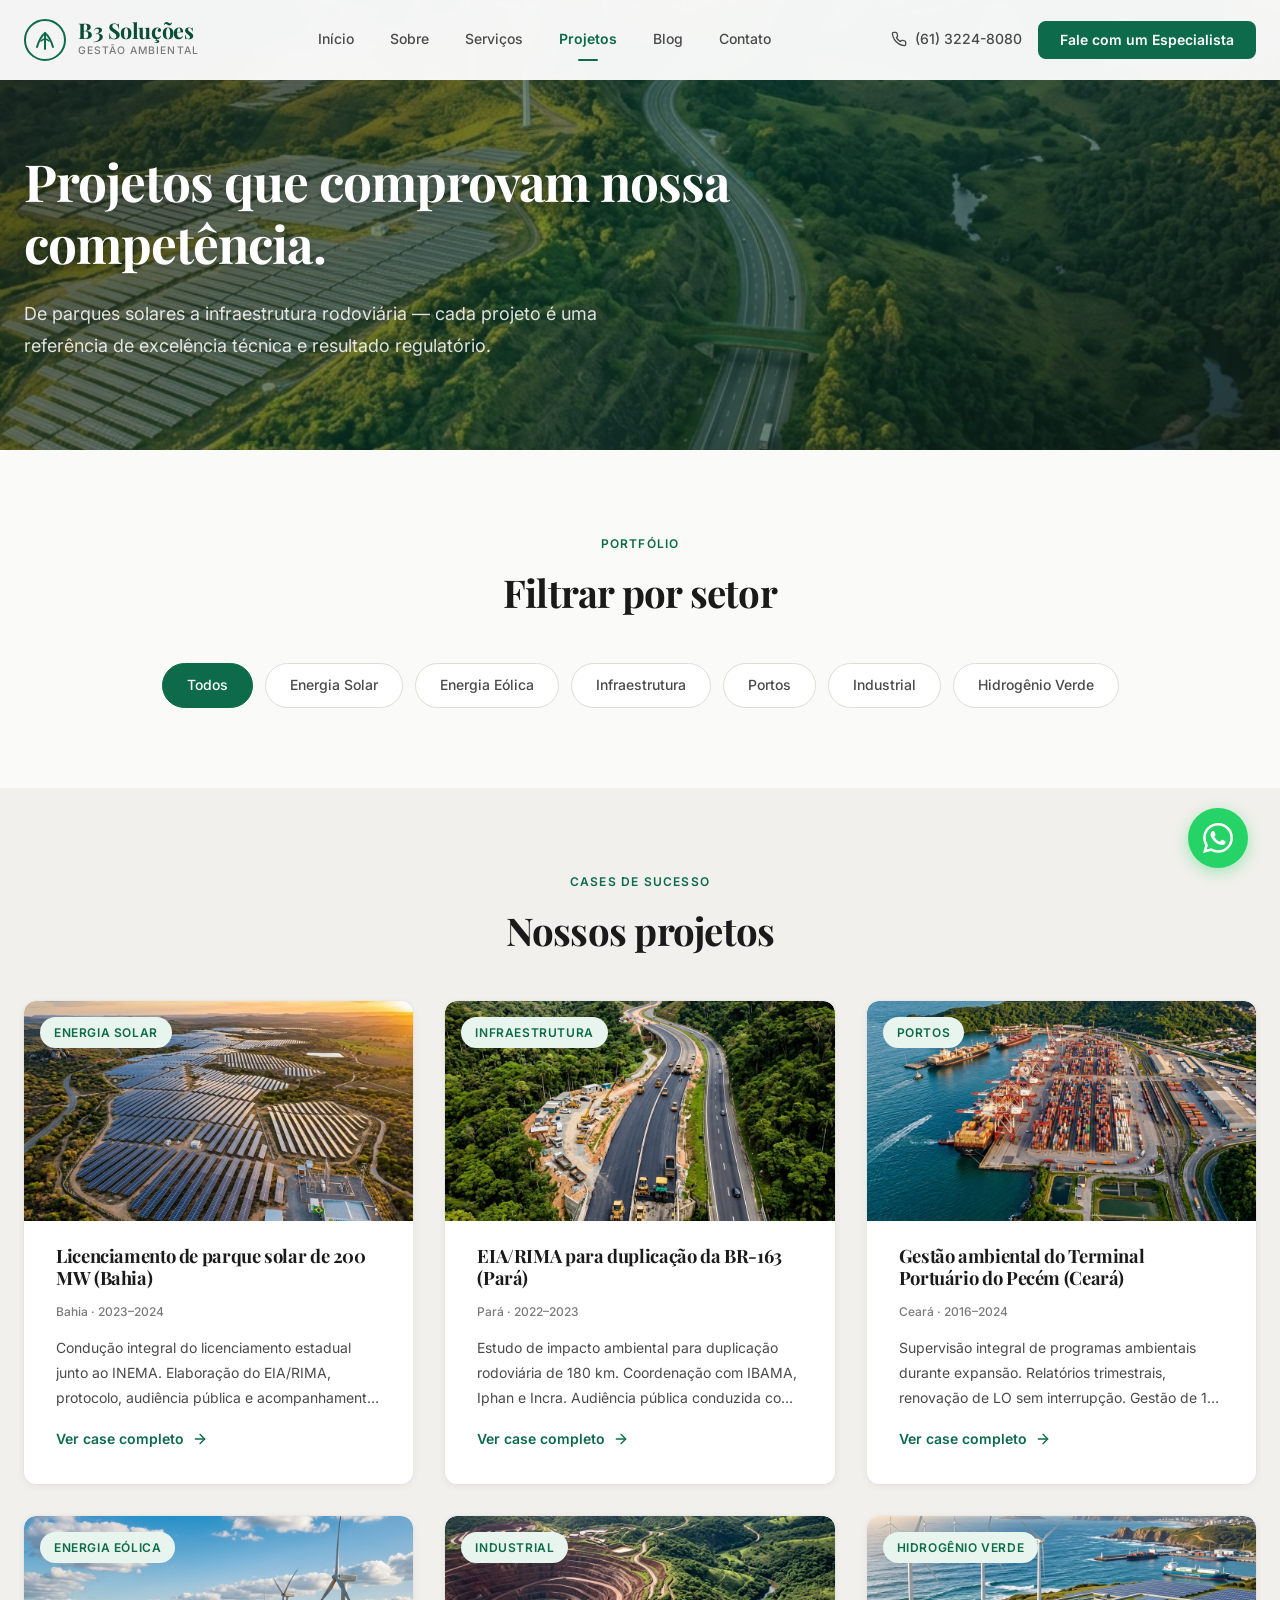
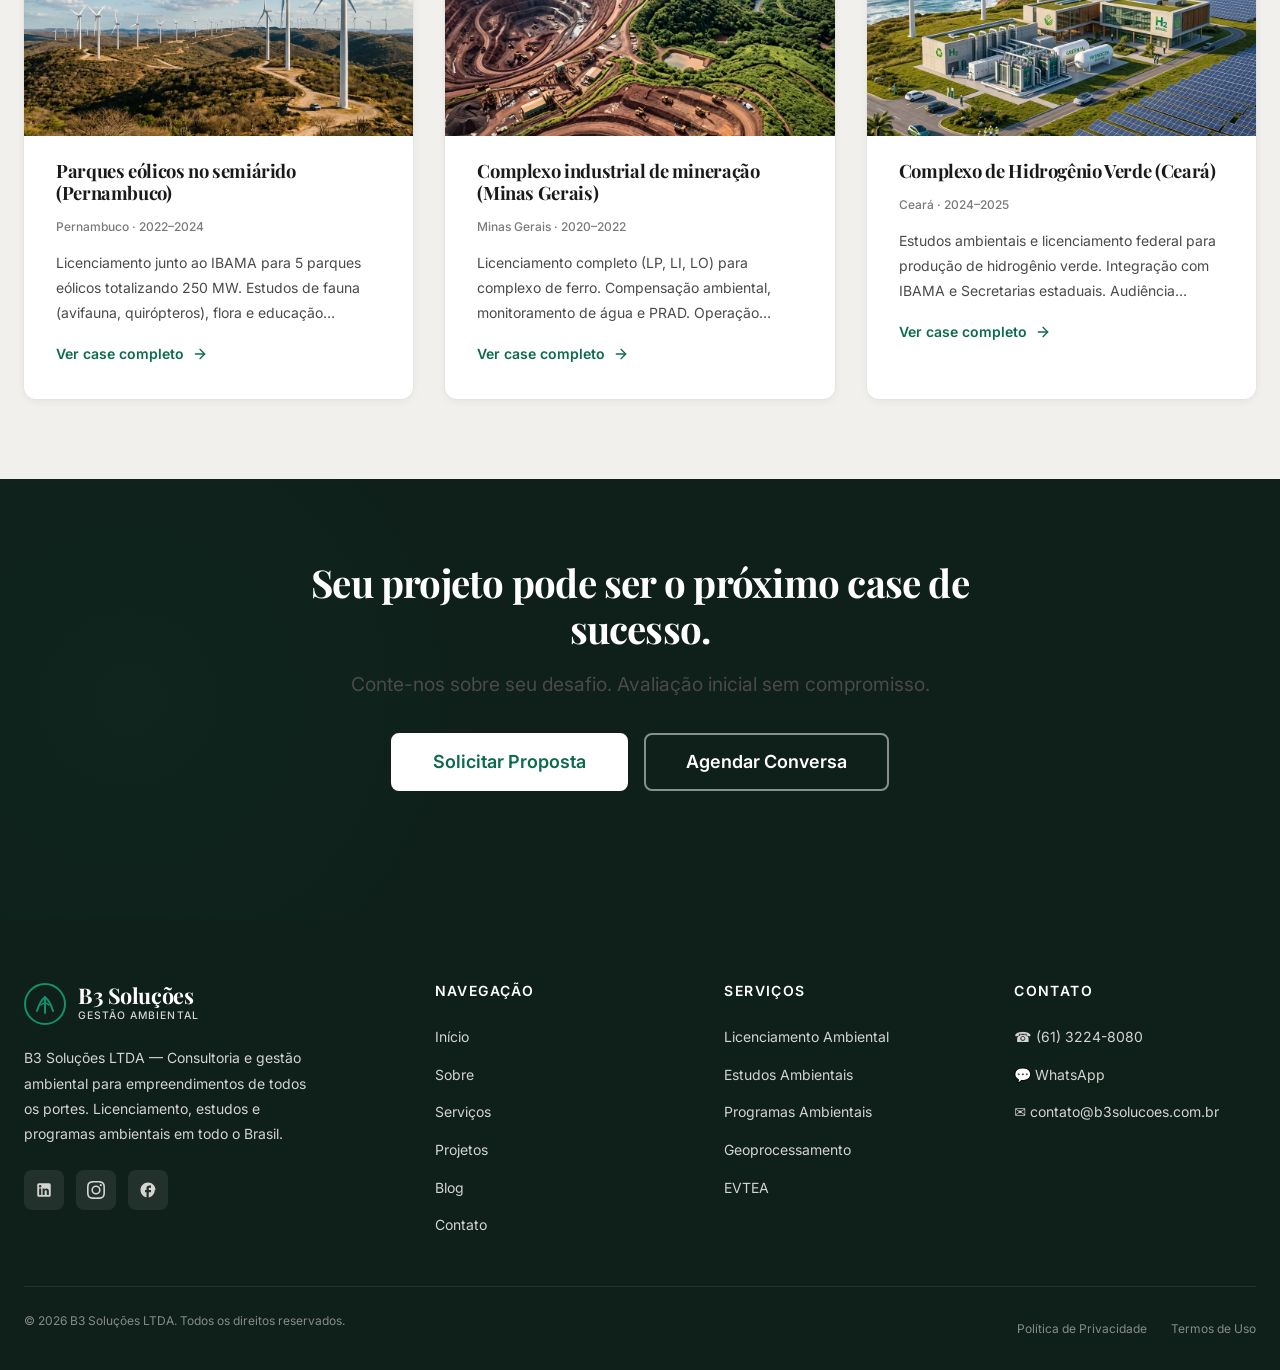
<file: projetos.html>
<!DOCTYPE html>
<html lang="pt-BR">
<head>
  <meta charset="UTF-8">
  <meta name="viewport" content="width=device-width, initial-scale=1.0">
  <meta name="description" content="Conheça os projetos de licenciamento e gestão ambiental da B3 Soluções. Cases de sucesso em energia solar, eólica, infraestrutura, portos, industrial e hidrogênio verde.">
  <title>Projetos | B3 Soluções | Gestão Ambiental</title>

  <!-- Google Fonts -->
  <link rel="preconnect" href="https://fonts.googleapis.com">
  <link rel="preconnect" href="https://fonts.gstatic.com" crossorigin>
  <link href="https://fonts.googleapis.com/css2?family=Inter:wght@400;500;600;700&family=Playfair+Display:wght@400;700&display=swap" rel="stylesheet">

  <!-- CSS -->
  <link rel="stylesheet" href="css/variables.css">
  <link rel="stylesheet" href="css/base.css">
  <link rel="stylesheet" href="css/components.css">
  <link rel="stylesheet" href="css/layout.css">
  <link rel="stylesheet" href="css/pages.css">

  <!-- Favicon -->
  <link rel="icon" href="data:image/svg+xml,<svg xmlns='http://www.w3.org/2000/svg' viewBox='0 0 42 42' fill='none'><circle cx='21' cy='21' r='20' stroke='%230D6B4B' stroke-width='3'/><path d='M13 28C13 28 16 18 21 14C26 18 29 28 29 28' stroke='%230D6B4B' stroke-width='3' stroke-linecap='round'/><path d='M21 14V30' stroke='%230D6B4B' stroke-width='3' stroke-linecap='round'/><path d='M17 22C17 22 19 20 21 20C23 20 25 22 25 22' stroke='%230D6B4B' stroke-width='2' stroke-linecap='round'/></svg>">
</head>
<body class="page-transition">

  <!-- ═══════════════════ HEADER ═══════════════════ -->
  <header class="header" id="header">
    <div class="container">
      <a href="index.html" class="logo" id="logo">
        <svg class="logo-icon" viewBox="0 0 42 42" fill="none" xmlns="http://www.w3.org/2000/svg">
          <circle cx="21" cy="21" r="20" stroke="#0D6B4B" stroke-width="2"/>
          <path d="M13 28C13 28 16 18 21 14C26 18 29 28 29 28" stroke="#0D6B4B" stroke-width="2" stroke-linecap="round"/>
          <path d="M21 14V30" stroke="#0D6B4B" stroke-width="2" stroke-linecap="round"/>
          <path d="M17 22C17 22 19 20 21 20C23 20 25 22 25 22" stroke="#0D6B4B" stroke-width="1.5" stroke-linecap="round"/>
        </svg>
        <span class="logo-text">
          <span class="logo-name">B3 Soluções</span>
          <span class="logo-tagline">Gestão Ambiental</span>
        </span>
      </a>

      <nav class="nav" id="nav">
        <a href="index.html" class="nav-link">Início</a>
        <a href="sobre.html" class="nav-link">Sobre</a>
        <a href="servicos.html" class="nav-link">Serviços</a>
        <a href="projetos.html" class="nav-link active">Projetos</a>
        <a href="blog.html" class="nav-link">Blog</a>
        <a href="contato.html" class="nav-link">Contato</a>
        <div class="mobile-cta">
          <a href="https://wa.me/5561998765432" class="btn btn-primary btn-full" style="margin-bottom:12px">Fale com um Especialista</a>
          <a href="tel:+5561998765432" class="btn btn-outline btn-full">☎ (61) 3224-8080</a>
        </div>
      </nav>

      <div class="header-actions">
        <a href="tel:+5561998765432" class="header-phone">
          <svg viewBox="0 0 24 24" fill="none" stroke="currentColor" stroke-width="1.8" stroke-linecap="round" stroke-linejoin="round" class="lucide lucide-phone"><path d="M22 16.92v3a2 2 0 0 1-2.18 2 19.79 19.79 0 0 1-8.63-3.07 19.5 19.5 0 0 1-6-6 19.79 19.79 0 0 1-3.07-8.67A2 2 0 0 1 4.11 2h3a2 2 0 0 1 2 1.72 12.84 12.84 0 0 0 .7 2.81 2 2 0 0 1-.45 2.11L8.09 9.91a16 16 0 0 0 6 6l1.27-1.27a2 2 0 0 1 2.11-.45 12.84 12.84 0 0 0 2.81.7A2 2 0 0 1 22 16.92z"/></svg>
          (61) 3224-8080
        </a>
        <a href="contato.html" class="btn btn-primary btn-sm" id="header-cta">Fale com um Especialista</a>
      </div>

      <button class="menu-toggle" id="menu-toggle" aria-label="Menu">
        <div class="hamburger"><span></span><span></span><span></span></div>
      </button>
    </div>
  </header>

  <main>
    <!-- ═══════════════════ HERO ═══════════════════ -->
    <section class="hero hero-inner" id="hero">
      <div class="hero-bg">
        <img src="images/hero-projects.png" alt="Projetos de gestão ambiental B3 Soluções">
      </div>
      <div class="hero-overlay"></div>
      <div class="container">
        <div class="hero-content">
          <h1>Projetos que comprovam nossa competência.</h1>
          <p class="hero-subtitle">De parques solares a infraestrutura rodoviária — cada projeto é uma referência de excelência técnica e resultado regulatório.</p>
        </div>
      </div>
    </section>

    <!-- ═══════════════════ FILTRO ═══════════════════ -->
    <section class="section" id="filtro">
      <div class="container">
        <div class="section-header centered reveal">
          <p class="section-label">Portfólio</p>
          <h2>Filtrar por setor</h2>
        </div>
        <div class="filter-pills reveal">
          <button class="filter-pill active" data-filter="todos">Todos</button>
          <button class="filter-pill" data-filter="energia-solar">Energia Solar</button>
          <button class="filter-pill" data-filter="energia-eolica">Energia Eólica</button>
          <button class="filter-pill" data-filter="infraestrutura">Infraestrutura</button>
          <button class="filter-pill" data-filter="portos">Portos</button>
          <button class="filter-pill" data-filter="industrial">Industrial</button>
          <button class="filter-pill" data-filter="hidrogenio">Hidrogênio Verde</button>
        </div>
      </div>
    </section>

    <!-- ═══════════════════ PROJETOS ═══════════════════ -->
    <section class="section section-alt" id="projetos">
      <div class="container">
        <div class="section-header centered reveal">
          <p class="section-label">Cases de Sucesso</p>
          <h2>Nossos projetos</h2>
        </div>
        <div class="grid grid-3" id="projects-grid">

          <!-- Projeto 1: Energia Solar -->
          <div class="card-project reveal reveal-delay-1" data-sector="energia-solar">
            <div class="card-image">
              <span class="badge badge-absolute">Energia Solar</span>
              <img src="images/projects/solar-park.png" alt="Parque solar de 200 MW na Bahia">
            </div>
            <div class="card-body">
              <h4>Licenciamento de parque solar de 200 MW (Bahia)</h4>
              <p class="card-meta">Bahia · 2023–2024</p>
              <p>Condução integral do licenciamento estadual junto ao INEMA. Elaboração do EIA/RIMA, protocolo, audiência pública e acompanhamento. Licença Prévia concedida em 10 meses (3 meses abaixo da média).</p>
              <a href="#" class="card-link">Ver case completo <svg viewBox="0 0 24 24" fill="none" stroke="currentColor" stroke-width="1.8" stroke-linecap="round" stroke-linejoin="round" class="lucide lucide-arrow-right"><line x1="5" y1="12" x2="19" y2="12"/><polyline points="12 5 19 12 12 19"/></svg></a>
            </div>
          </div>

          <!-- Projeto 2: Infraestrutura -->
          <div class="card-project reveal reveal-delay-2" data-sector="infraestrutura">
            <div class="card-image">
              <span class="badge badge-absolute">Infraestrutura</span>
              <img src="images/projects/highway.png" alt="Duplicação da BR-163 no Pará">
            </div>
            <div class="card-body">
              <h4>EIA/RIMA para duplicação da BR-163 (Pará)</h4>
              <p class="card-meta">Pará · 2022–2023</p>
              <p>Estudo de impacto ambiental para duplicação rodoviária de 180 km. Coordenação com IBAMA, Iphan e Incra. Audiência pública conduzida com sucesso. Licença Prévia em 18 meses.</p>
              <a href="#" class="card-link">Ver case completo <svg viewBox="0 0 24 24" fill="none" stroke="currentColor" stroke-width="1.8" stroke-linecap="round" stroke-linejoin="round" class="lucide lucide-arrow-right"><line x1="5" y1="12" x2="19" y2="12"/><polyline points="12 5 19 12 12 19"/></svg></a>
            </div>
          </div>

          <!-- Projeto 3: Portos -->
          <div class="card-project reveal reveal-delay-3" data-sector="portos">
            <div class="card-image">
              <span class="badge badge-absolute">Portos</span>
              <img src="images/projects/port.png" alt="Terminal Portuário do Pecém no Ceará">
            </div>
            <div class="card-body">
              <h4>Gestão ambiental do Terminal Portuário do Pecém (Ceará)</h4>
              <p class="card-meta">Ceará · 2016–2024</p>
              <p>Supervisão integral de programas ambientais durante expansão. Relatórios trimestrais, renovação de LO sem interrupção. Gestão de 15 técnicos em campo.</p>
              <a href="#" class="card-link">Ver case completo <svg viewBox="0 0 24 24" fill="none" stroke="currentColor" stroke-width="1.8" stroke-linecap="round" stroke-linejoin="round" class="lucide lucide-arrow-right"><line x1="5" y1="12" x2="19" y2="12"/><polyline points="12 5 19 12 12 19"/></svg></a>
            </div>
          </div>

          <!-- Projeto 4: Energia Eólica -->
          <div class="card-project reveal reveal-delay-1" data-sector="energia-eolica">
            <div class="card-image">
              <span class="badge badge-absolute">Energia Eólica</span>
              <img src="images/projects/wind-farm.png" alt="Parques eólicos no semiárido de Pernambuco">
            </div>
            <div class="card-body">
              <h4>Parques eólicos no semiárido (Pernambuco)</h4>
              <p class="card-meta">Pernambuco · 2022–2024</p>
              <p>Licenciamento junto ao IBAMA para 5 parques eólicos totalizando 250 MW. Estudos de fauna (avifauna, quirópteros), flora e educação ambiental. LI em 14 meses.</p>
              <a href="#" class="card-link">Ver case completo <svg viewBox="0 0 24 24" fill="none" stroke="currentColor" stroke-width="1.8" stroke-linecap="round" stroke-linejoin="round" class="lucide lucide-arrow-right"><line x1="5" y1="12" x2="19" y2="12"/><polyline points="12 5 19 12 12 19"/></svg></a>
            </div>
          </div>

          <!-- Projeto 5: Industrial -->
          <div class="card-project reveal reveal-delay-2" data-sector="industrial">
            <div class="card-image">
              <span class="badge badge-absolute">Industrial</span>
              <img src="images/projects/mining.png" alt="Complexo industrial de mineração em Minas Gerais">
            </div>
            <div class="card-body">
              <h4>Complexo industrial de mineração (Minas Gerais)</h4>
              <p class="card-meta">Minas Gerais · 2020–2022</p>
              <p>Licenciamento completo (LP, LI, LO) para complexo de ferro. Compensação ambiental, monitoramento de água e PRAD. Operação regularizada sem autuações.</p>
              <a href="#" class="card-link">Ver case completo <svg viewBox="0 0 24 24" fill="none" stroke="currentColor" stroke-width="1.8" stroke-linecap="round" stroke-linejoin="round" class="lucide lucide-arrow-right"><line x1="5" y1="12" x2="19" y2="12"/><polyline points="12 5 19 12 12 19"/></svg></a>
            </div>
          </div>

          <!-- Projeto 6: Hidrogênio Verde -->
          <div class="card-project reveal reveal-delay-3" data-sector="hidrogenio">
            <div class="card-image">
              <span class="badge badge-absolute">Hidrogênio Verde</span>
              <img src="images/projects/hydrogen.png" alt="Complexo de Hidrogênio Verde no Ceará">
            </div>
            <div class="card-body">
              <h4>Complexo de Hidrogênio Verde (Ceará)</h4>
              <p class="card-meta">Ceará · 2024–2025</p>
              <p>Estudos ambientais e licenciamento federal para produção de hidrogênio verde. Integração com IBAMA e Secretarias estaduais. Audiência pública e EVTEA. Em fase de LP.</p>
              <a href="#" class="card-link">Ver case completo <svg viewBox="0 0 24 24" fill="none" stroke="currentColor" stroke-width="1.8" stroke-linecap="round" stroke-linejoin="round" class="lucide lucide-arrow-right"><line x1="5" y1="12" x2="19" y2="12"/><polyline points="12 5 19 12 12 19"/></svg></a>
            </div>
          </div>

        </div>
      </div>
    </section>

    <!-- ═══════════════════ CTA ═══════════════════ -->
    <section class="cta-section" id="cta">
      <div class="container">
        <div class="section-header centered reveal">
          <h2>Seu projeto pode ser o próximo case de sucesso.</h2>
          <h3 class="section-subtitle">Conte-nos sobre seu desafio. Avaliação inicial sem compromisso.</h3>
          <div class="btn-group" style="margin-top:2rem">
            <a href="contato.html" class="btn btn-primary btn-lg" style="background:#fff;color:var(--color-primary);border-color:#fff">Solicitar Proposta</a>
            <a href="contato.html" class="btn btn-outline-white btn-lg">Agendar Conversa</a>
          </div>
        </div>
      </div>
    </section>
  </main>

  <!-- ═══════════════════ FOOTER ═══════════════════ -->
  <footer class="footer" id="footer">
    <div class="container">
      <div class="footer-grid">
        <div class="footer-brand">
          <a href="index.html" class="logo">
            <svg class="logo-icon" viewBox="0 0 42 42" fill="none">
              <circle cx="21" cy="21" r="20" stroke="#12916A" stroke-width="2"/>
              <path d="M13 28C13 28 16 18 21 14C26 18 29 28 29 28" stroke="#12916A" stroke-width="2" stroke-linecap="round"/>
              <path d="M21 14V30" stroke="#12916A" stroke-width="2" stroke-linecap="round"/>
              <path d="M17 22C17 22 19 20 21 20C23 20 25 22 25 22" stroke="#12916A" stroke-width="1.5" stroke-linecap="round"/>
            </svg>
            <span class="logo-text">
              <span class="logo-name">B3 Soluções</span>
              <span class="logo-tagline">Gestão Ambiental</span>
            </span>
          </a>
          <p>B3 Soluções LTDA — Consultoria e gestão ambiental para empreendimentos de todos os portes. Licenciamento, estudos e programas ambientais em todo o Brasil.</p>
          <div class="social-links">
            <a href="https://linkedin.com/in/elisameirelles" class="social-link" aria-label="LinkedIn" target="_blank" rel="noopener">
              <svg viewBox="0 0 24 24" fill="currentColor"><path d="M19 3a2 2 0 0 1 2 2v14a2 2 0 0 1-2 2H5a2 2 0 0 1-2-2V5a2 2 0 0 1 2-2h14m-.5 15.5v-5.3a3.26 3.26 0 0 0-3.26-3.26c-.85 0-1.84.52-2.32 1.3v-1.11h-2.79v8.37h2.79v-4.93c0-.77.62-1.4 1.39-1.4a1.4 1.4 0 0 1 1.4 1.4v4.93h2.79M6.88 8.56a1.68 1.68 0 0 0 1.68-1.68c0-.93-.75-1.69-1.68-1.69a1.69 1.69 0 0 0-1.69 1.69c0 .93.76 1.68 1.69 1.68m1.39 9.94v-8.37H5.5v8.37h2.77z"/></svg>
            </a>
            <a href="#" class="social-link" aria-label="Instagram">
              <svg viewBox="0 0 24 24" fill="currentColor"><path d="M12 2.163c3.204 0 3.584.012 4.85.07 3.252.148 4.771 1.691 4.919 4.919.058 1.265.069 1.645.069 4.849 0 3.205-.012 3.584-.069 4.849-.149 3.225-1.664 4.771-4.919 4.919-1.266.058-1.644.07-4.85.07-3.204 0-3.584-.012-4.849-.07-3.26-.149-4.771-1.699-4.919-4.92-.058-1.265-.07-1.644-.07-4.849 0-3.204.013-3.583.07-4.849.149-3.227 1.664-4.771 4.919-4.919 1.266-.057 1.645-.069 4.849-.069zM12 0C8.741 0 8.333.014 7.053.072 2.695.272.273 2.69.073 7.051.014 8.333 0 8.741 0 12c0 3.259.014 3.668.072 4.948.2 4.358 2.618 6.78 6.98 6.98 1.281.058 1.689.072 4.948.072 3.259 0 3.668-.014 4.948-.072 4.354-.2 6.782-2.618 6.979-6.98.059-1.28.073-1.689.073-4.948 0-3.259-.014-3.667-.072-4.947-.196-4.354-2.617-6.78-6.979-6.98C15.668.014 15.259 0 12 0zm0 5.838a6.162 6.162 0 100 12.324 6.162 6.162 0 000-12.324zM12 16a4 4 0 110-8 4 4 0 010 8zm6.406-11.845a1.44 1.44 0 100 2.881 1.44 1.44 0 000-2.881z"/></svg>
            </a>
            <a href="#" class="social-link" aria-label="Facebook">
              <svg viewBox="0 0 24 24" fill="currentColor"><path d="M22 12c0-5.52-4.48-10-10-10S2 6.48 2 12c0 4.84 3.44 8.87 8 9.8V15H8v-3h2V9.5C10 7.57 11.57 6 13.5 6H16v3h-2c-.55 0-1 .45-1 1v2h3v3h-3v6.95c4.56-.93 8-4.96 8-9.95z"/></svg>
            </a>
          </div>
        </div>
        <div class="footer-col">
          <h4>Navegação</h4>
          <ul>
            <li><a href="index.html">Início</a></li>
            <li><a href="sobre.html">Sobre</a></li>
            <li><a href="servicos.html">Serviços</a></li>
            <li><a href="projetos.html">Projetos</a></li>
            <li><a href="blog.html">Blog</a></li>
            <li><a href="contato.html">Contato</a></li>
          </ul>
        </div>
        <div class="footer-col">
          <h4>Serviços</h4>
          <ul>
            <li><a href="servicos.html">Licenciamento Ambiental</a></li>
            <li><a href="servicos.html">Estudos Ambientais</a></li>
            <li><a href="servicos.html">Programas Ambientais</a></li>
            <li><a href="servicos.html">Geoprocessamento</a></li>
            <li><a href="servicos.html">EVTEA</a></li>
          </ul>
        </div>
        <div class="footer-col">
          <h4>Contato</h4>
          <ul>
            <li><a href="tel:+5561998765432">☎ (61) 3224-8080</a></li>
            <li><a href="https://wa.me/5561998765432">💬 WhatsApp</a></li>
            <li><a href="mailto:contato@b3solucoes.com.br">✉ contato@b3solucoes.com.br</a></li>
          </ul>
        </div>
      </div>
      <div class="footer-bottom">
        <p>© 2026 B3 Soluções LTDA. Todos os direitos reservados.</p>
        <div class="footer-legal">
          <a href="#">Política de Privacidade</a>
          <a href="#">Termos de Uso</a>
        </div>
      </div>
    </div>
  </footer>

  <!-- WhatsApp Float -->
  <a href="https://wa.me/5561998765432" class="whatsapp-float" aria-label="WhatsApp" target="_blank" rel="noopener">
    <svg viewBox="0 0 24 24"><path d="M17.472 14.382c-.297-.149-1.758-.867-2.03-.967-.273-.099-.471-.148-.67.15-.197.297-.767.966-.94 1.164-.173.199-.347.223-.644.075-.297-.15-1.255-.463-2.39-1.475-.883-.788-1.48-1.761-1.653-2.059-.173-.297-.018-.458.13-.606.134-.133.298-.347.446-.52.149-.174.198-.298.298-.497.099-.198.05-.371-.025-.52-.075-.149-.669-1.612-.916-2.207-.242-.579-.487-.5-.669-.51-.173-.008-.371-.01-.57-.01-.198 0-.52.074-.792.372-.272.297-1.04 1.016-1.04 2.479 0 1.462 1.065 2.875 1.213 3.074.149.198 2.096 3.2 5.077 4.487.709.306 1.262.489 1.694.625.712.227 1.36.195 1.871.118.571-.085 1.758-.719 2.006-1.413.248-.694.248-1.289.173-1.413-.074-.124-.272-.198-.57-.347m-5.421 7.403h-.004a9.87 9.87 0 01-5.031-1.378l-.361-.214-3.741.982.998-3.648-.235-.374a9.86 9.86 0 01-1.51-5.26c.001-5.45 4.436-9.884 9.888-9.884 2.64 0 5.122 1.03 6.988 2.898a9.825 9.825 0 012.893 6.994c-.003 5.45-4.437 9.884-9.885 9.884m8.413-18.297A11.815 11.815 0 0012.05 0C5.495 0 .16 5.335.157 11.892c0 2.096.547 4.142 1.588 5.945L.057 24l6.305-1.654a11.882 11.882 0 005.683 1.448h.005c6.554 0 11.89-5.335 11.893-11.893a11.821 11.821 0 00-3.48-8.413z"/></svg>
  </a>

  <!-- JS -->
  <script src="js/main.js"></script>
  <script src="js/animations.js"></script>
  <script src="js/counter.js"></script>
  <script src="js/forms.js"></script>

  <!-- Filter Logic -->
  <script>
    (function() {
      const pills = document.querySelectorAll('.filter-pill');
      const cards = document.querySelectorAll('.card-project[data-sector]');

      pills.forEach(function(pill) {
        pill.addEventListener('click', function() {
          // Update active pill
          pills.forEach(function(p) { p.classList.remove('active'); });
          pill.classList.add('active');

          const filter = pill.getAttribute('data-filter');

          cards.forEach(function(card) {
            if (filter === 'todos' || card.getAttribute('data-sector') === filter) {
              card.style.display = '';
            } else {
              card.style.display = 'none';
            }
          });
        });
      });
    })();
  </script>
</body>
</html>
</file>
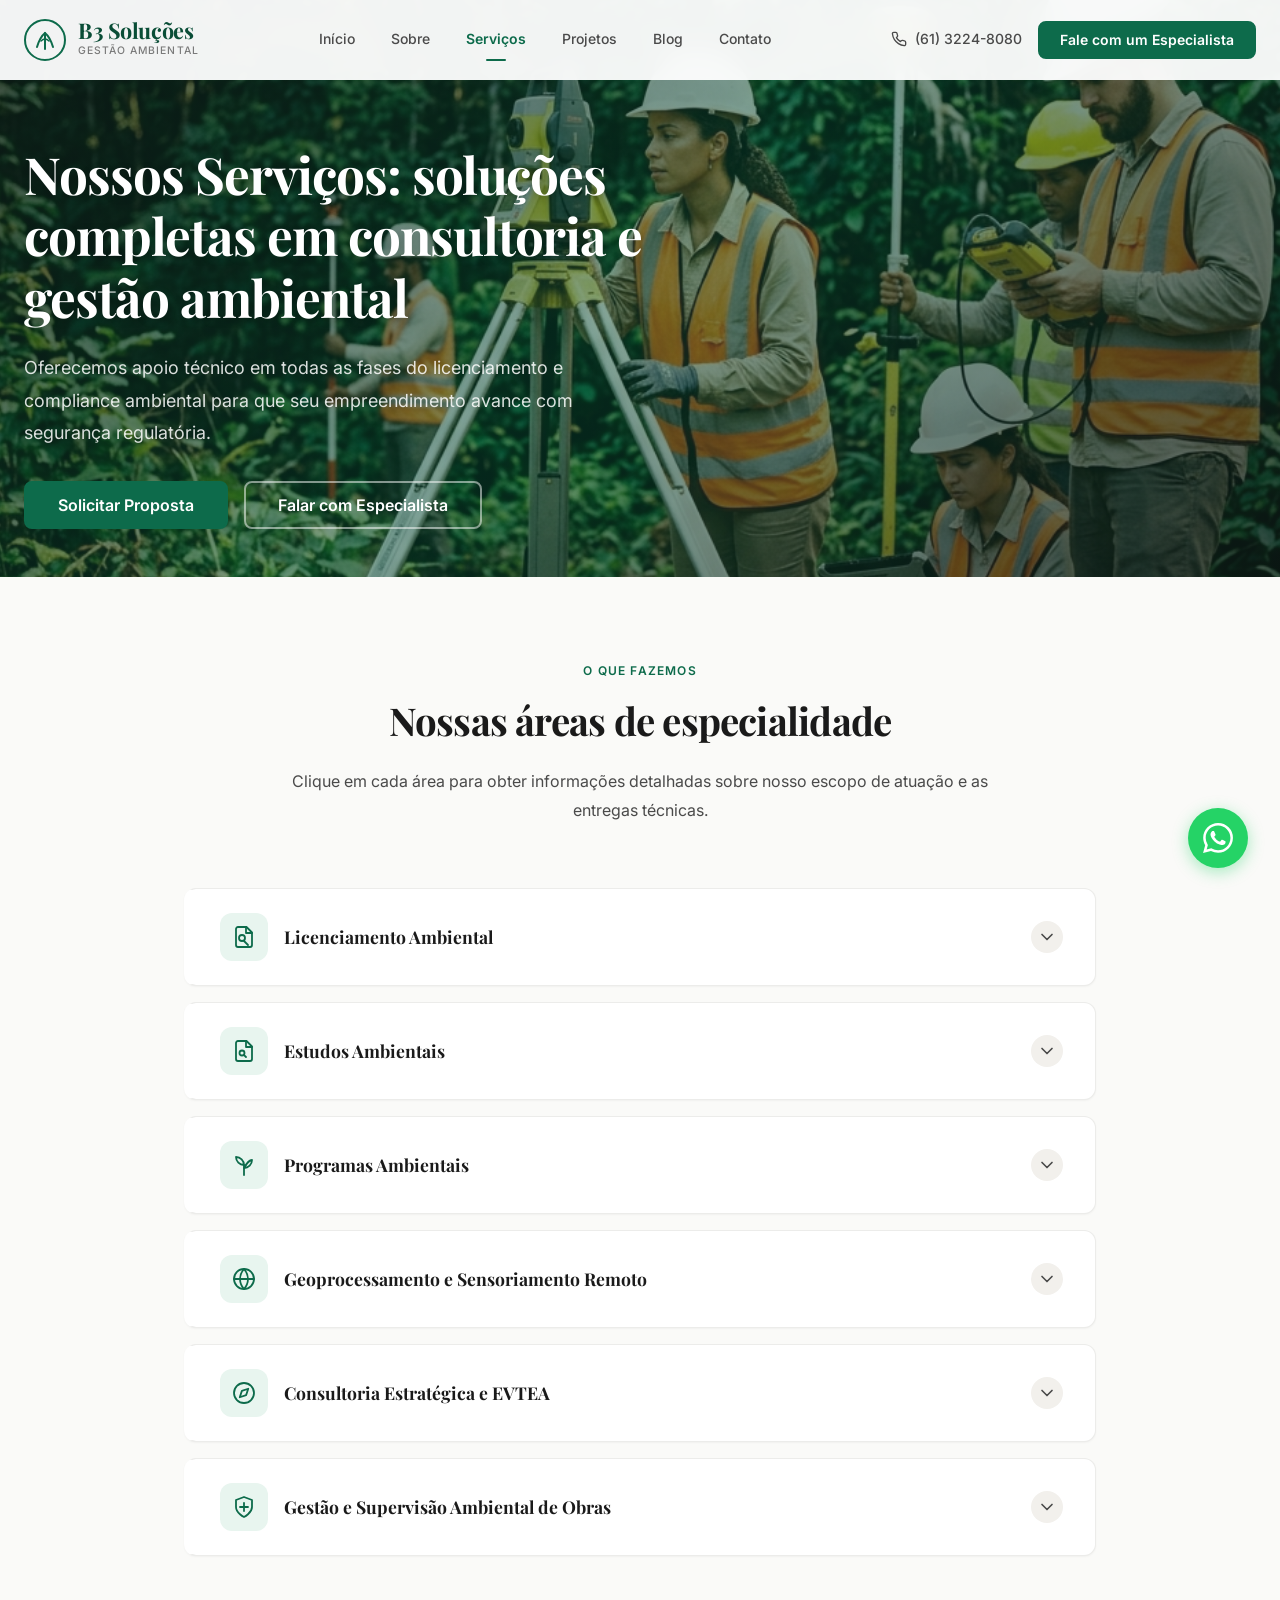
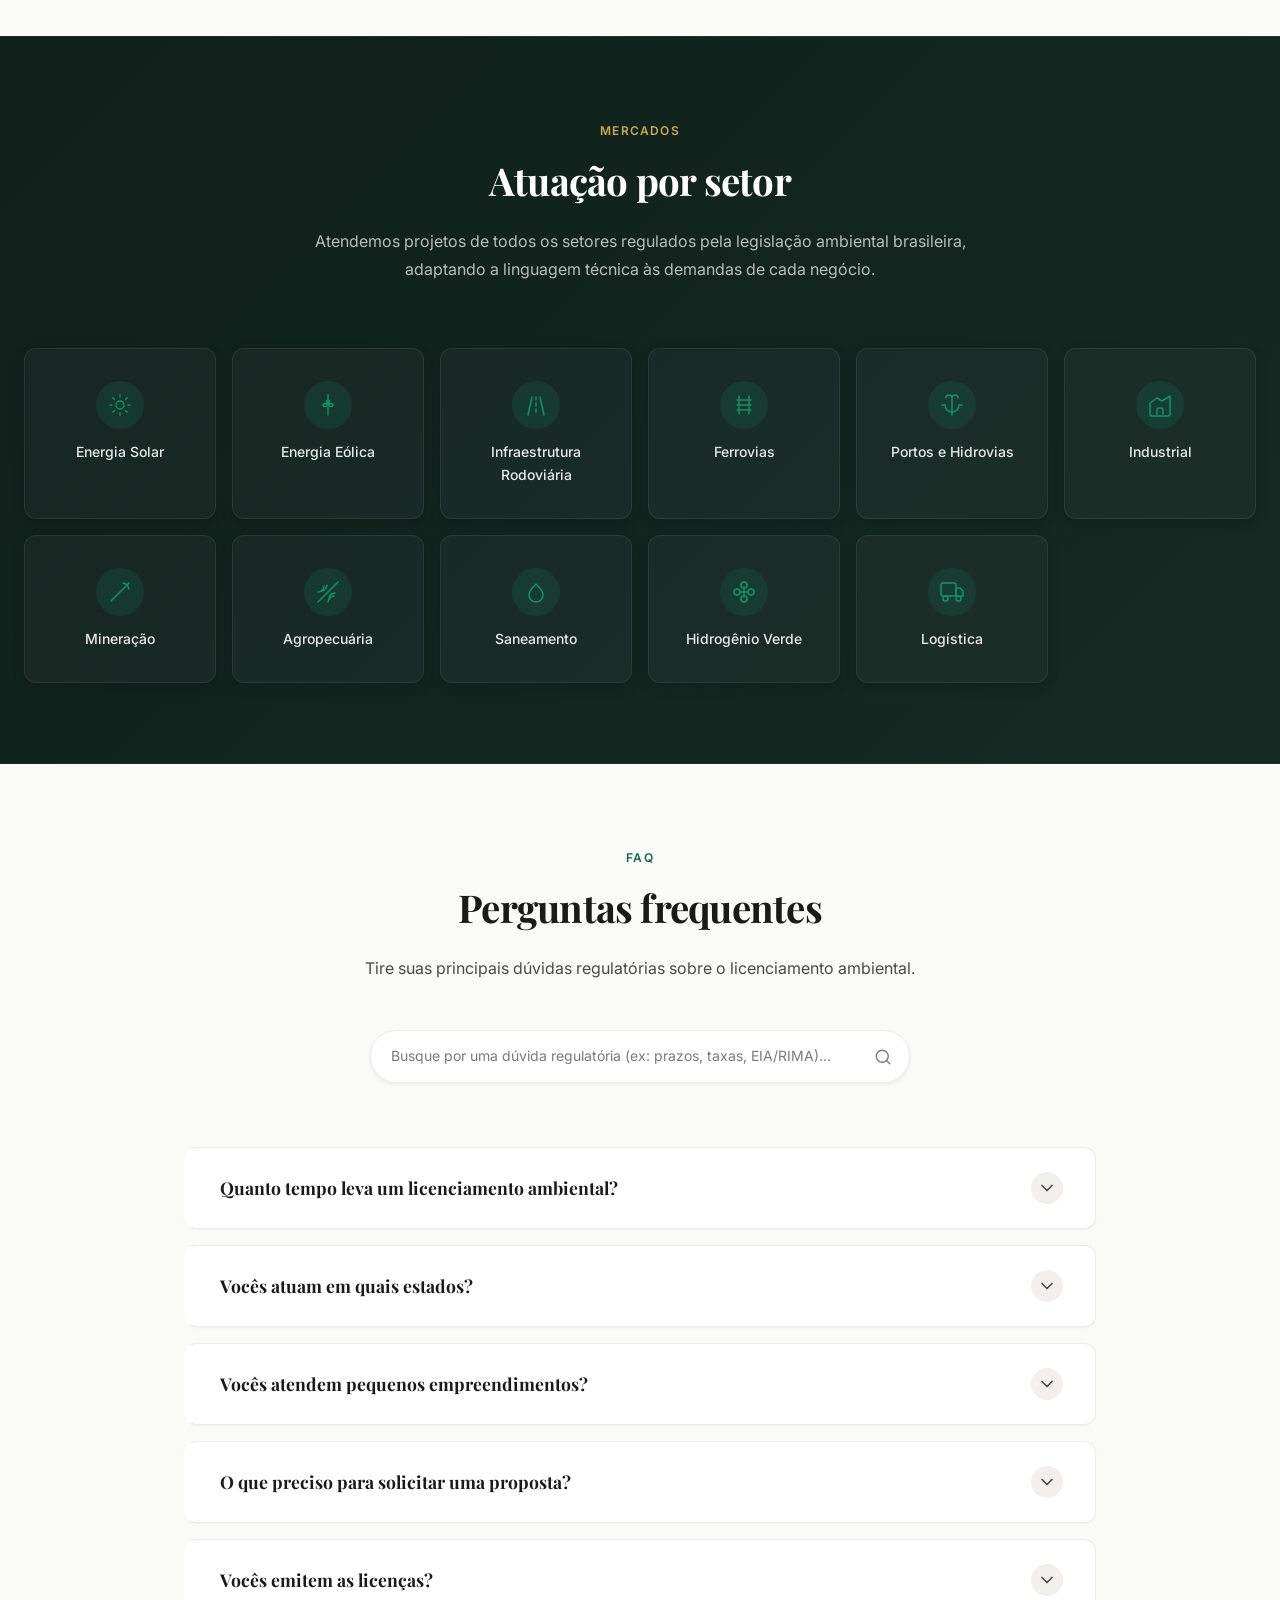
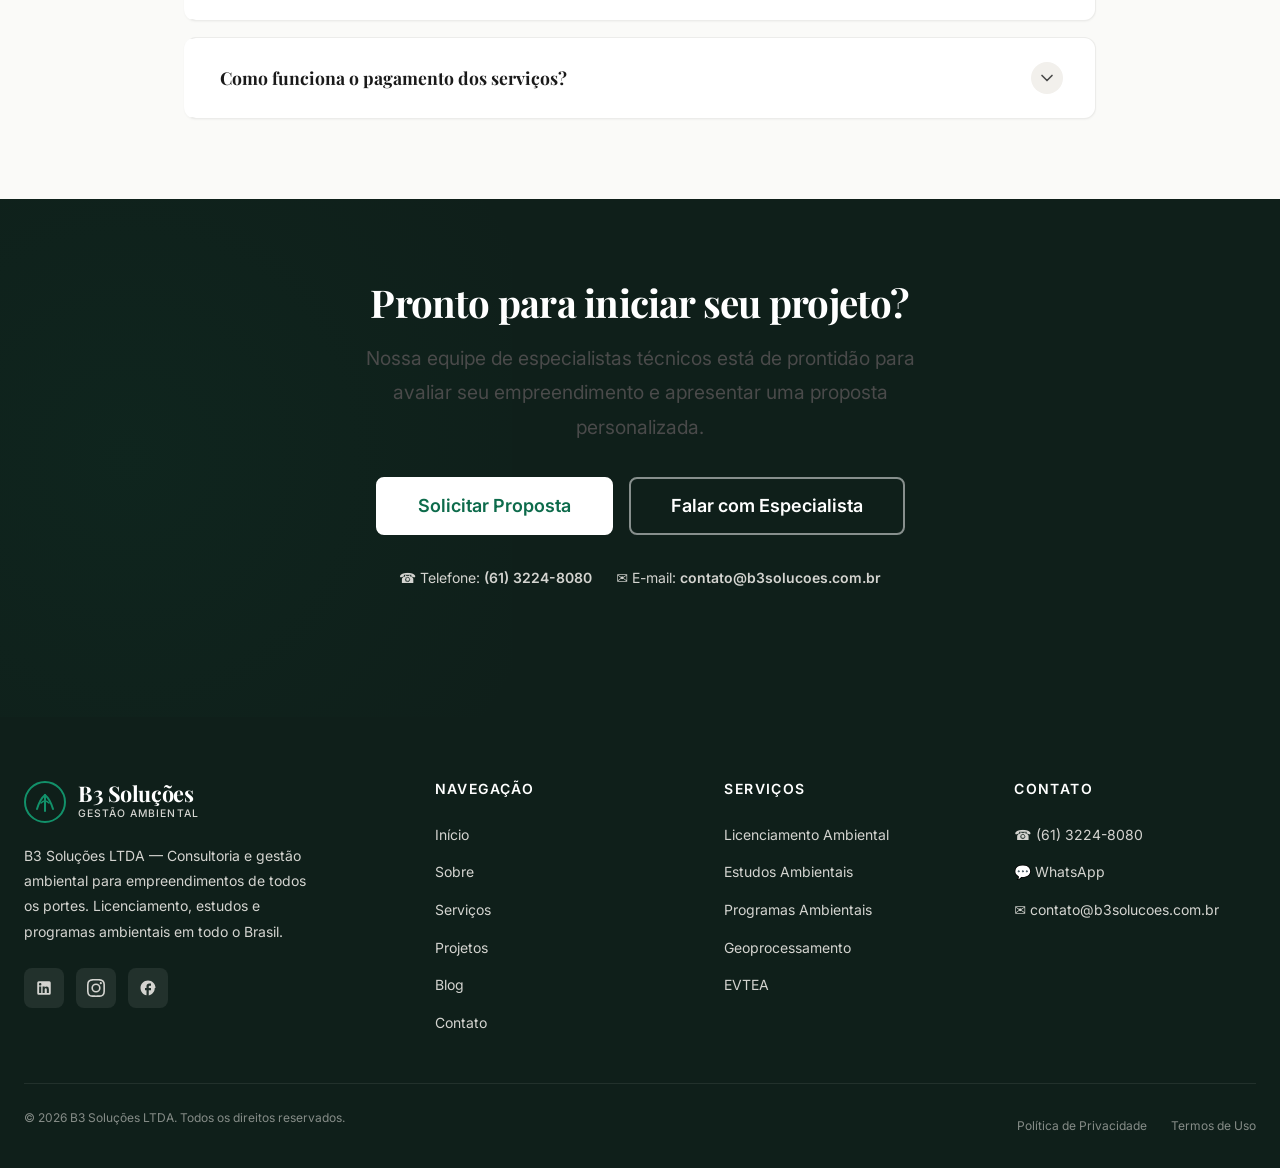
<file: servicos.html>
<!DOCTYPE html>
<html lang="pt-BR">
<head>
  <meta charset="UTF-8">
  <meta name="viewport" content="width=device-width, initial-scale=1.0">
  <meta name="description" content="Nossos Serviços - Soluções completas em consultoria e gestão ambiental. Apoio técnico em todas as fases do licenciamento e compliance ambiental.">
  <title>Serviços | B3 Soluções | Gestão Ambiental</title>

  <!-- Google Fonts -->
  <link rel="preconnect" href="https://fonts.googleapis.com">
  <link rel="preconnect" href="https://fonts.gstatic.com" crossorigin>
  <link href="https://fonts.googleapis.com/css2?family=Inter:wght@400;500;600;700&family=Playfair+Display:wght@400;700&display=swap" rel="stylesheet">

  <!-- CSS -->
  <link rel="stylesheet" href="css/variables.css">
  <link rel="stylesheet" href="css/base.css">
  <link rel="stylesheet" href="css/components.css">
  <link rel="stylesheet" href="css/layout.css">
  <link rel="stylesheet" href="css/pages.css">

  <!-- Favicon -->
  <link rel="icon" href="data:image/svg+xml,<svg xmlns='http://www.w3.org/2000/svg' viewBox='0 0 42 42' fill='none'><circle cx='21' cy='21' r='20' stroke='%230D6B4B' stroke-width='3'/><path d='M13 28C13 28 16 18 21 14C26 18 29 28 29 28' stroke='%230D6B4B' stroke-width='3' stroke-linecap='round'/><path d='M21 14V30' stroke='%230D6B4B' stroke-width='3' stroke-linecap='round'/><path d='M17 22C17 22 19 20 21 20C23 20 25 22 25 22' stroke='%230D6B4B' stroke-width='2' stroke-linecap='round'/></svg>">
</head>
<body class="page-transition">

  <!-- ═══════════════════ HEADER ═══════════════════ -->
  <header class="header" id="header">
    <div class="container">
      <a href="index.html" class="logo" id="logo">
        <svg class="logo-icon" viewBox="0 0 42 42" fill="none" xmlns="http://www.w3.org/2000/svg">
          <circle cx="21" cy="21" r="20" stroke="#0D6B4B" stroke-width="2"/>
          <path d="M13 28C13 28 16 18 21 14C26 18 29 28 29 28" stroke="#0D6B4B" stroke-width="2" stroke-linecap="round"/>
          <path d="M21 14V30" stroke="#0D6B4B" stroke-width="2" stroke-linecap="round"/>
          <path d="M17 22C17 22 19 20 21 20C23 20 25 22 25 22" stroke="#0D6B4B" stroke-width="1.5" stroke-linecap="round"/>
        </svg>
        <span class="logo-text">
          <span class="logo-name">B3 Soluções</span>
          <span class="logo-tagline">Gestão Ambiental</span>
        </span>
      </a>

      <nav class="nav" id="nav">
        <a href="index.html" class="nav-link">Início</a>
        <a href="sobre.html" class="nav-link">Sobre</a>
        <a href="servicos.html" class="nav-link active">Serviços</a>
        <a href="projetos.html" class="nav-link">Projetos</a>
        <a href="blog.html" class="nav-link">Blog</a>
        <a href="contato.html" class="nav-link">Contato</a>
        <div class="mobile-cta">
          <a href="https://wa.me/5561998765432" class="btn btn-primary btn-full" style="margin-bottom:12px">Fale com um Especialista</a>
          <a href="tel:+5561998765432" class="btn btn-outline btn-full">☎ (61) 3224-8080</a>
        </div>
      </nav>

      <div class="header-actions">
        <a href="tel:+5561998765432" class="header-phone">
          <svg viewBox="0 0 24 24" fill="none" stroke="currentColor" stroke-width="1.8" stroke-linecap="round" stroke-linejoin="round" class="lucide lucide-phone"><path d="M22 16.92v3a2 2 0 0 1-2.18 2 19.79 19.79 0 0 1-8.63-3.07 19.5 19.5 0 0 1-6-6 19.79 19.79 0 0 1-3.07-8.67A2 2 0 0 1 4.11 2h3a2 2 0 0 1 2 1.72 12.84 12.84 0 0 0 .7 2.81 2 2 0 0 1-.45 2.11L8.09 9.91a16 16 0 0 0 6 6l1.27-1.27a2 2 0 0 1 2.11-.45 12.84 12.84 0 0 0 2.81.7A2 2 0 0 1 22 16.92z"/></svg>
          (61) 3224-8080
        </a>
        <a href="contato.html" class="btn btn-primary btn-sm" id="header-cta">Fale com um Especialista</a>
      </div>

      <button class="menu-toggle" id="menu-toggle" aria-label="Menu">
        <div class="hamburger"><span></span><span></span><span></span></div>
      </button>
    </div>
  </header>

  <main>
    <!-- ═══════════════════ HERO ═══════════════════ -->
    <section class="hero hero-inner" id="hero">
      <div class="hero-bg">
        <img src="images/hero-services.png" alt="Serviços da B3 Soluções">
      </div>
      <div class="hero-overlay"></div>
      <div class="container">
        <div class="hero-content">
          <h1>Nossos Serviços: soluções completas em consultoria e gestão ambiental</h1>
          <p class="hero-subtitle">Oferecemos apoio técnico em todas as fases do licenciamento e compliance ambiental para que seu empreendimento avance com segurança regulatória.</p>
          <div class="btn-group">
            <a href="contato.html" class="btn btn-primary">Solicitar Proposta</a>
            <a href="https://wa.me/5561998765432" target="_blank" rel="noopener" class="btn btn-outline-white">Falar com Especialista</a>
          </div>
        </div>
      </div>
    </section>

    <!-- ═══════════════════ SERVIÇOS ACCORDION ═══════════════════ -->
    <section class="section" id="servicos-lista">
      <div class="container container-narrow">
        <div class="section-header centered reveal">
          <p class="section-label">O que fazemos</p>
          <h2>Nossas áreas de especialidade</h2>
          <p class="section-subtitle">Clique em cada área para obter informações detalhadas sobre nosso escopo de atuação e as entregas técnicas.</p>
        </div>

        <div class="accordion service-accordion reveal" style="margin-top: 4rem;">
          <!-- Card 1: Licenciamento Ambiental -->
          <div class="accordion-item">
            <button class="accordion-trigger">
              <div class="service-trigger-content">
                <div class="service-icon">
                  <svg viewBox="0 0 24 24" fill="none" stroke="currentColor" stroke-width="1.8" stroke-linecap="round" stroke-linejoin="round"><path d="M14.5 2H6a2 2 0 0 0-2 2v16a2 2 0 0 0 2 2h12a2 2 0 0 0 2-2V7.5L14.5 2z"/><polyline points="14 2 14 8 20 8"/><circle cx="10" cy="13" r="3"/><path d="m12 16 4 4"/></svg>
                </div>
                <span>Licenciamento Ambiental</span>
              </div>
              <svg class="accordion-icon" viewBox="0 0 24 24" fill="none" stroke="currentColor" stroke-width="2" stroke-linecap="round" stroke-linejoin="round"><polyline points="6 9 12 15 18 9"/></svg>
            </button>
            <div class="accordion-content">
              <div class="accordion-content-inner">
                <p>O licenciamento ambiental é o processo administrativo obrigatório por lei que autoriza a localização, instalação, ampliação e a operação de empreendimentos e atividades utilizadoras de recursos ambientais, efetiva ou potencialmente poluidores. A B3 Soluções conduz integralmente todas as fases do processo: fazemos a análise prévia de viabilidade locacional, definimos o órgão ambiental competente, elaboramos o termo de referência, coordenamos estudos específicos, protocolamos as solicitações e fazemos todo o acompanhamento até a emissão e concessão final das licenças.</p>
                
                <h5>Tipos de Licenças:</h5>
                <ul>
                  <li>Licença Prévia (LP)</li>
                  <li>Licença de Instalação (LI)</li>
                  <li>Licença de Operação (LO)</li>
                  <li>Licença de Regularização</li>
                  <li>Renovação e Alteração de Licença</li>
                </ul>

                <h5>Sectores de Atuação:</h5>
                <ul>
                  <li>Energia solar e eólica</li>
                  <li>Infraestrutura rodoferroviária</li>
                  <li>Terminais Portuários</li>
                  <li>Empreendimentos Industriais</li>
                  <li>Mineração</li>
                  <li>Agropecuária</li>
                  <li>Saneamento básico</li>
                  <li>Hidrogênio verde</li>
                </ul>
                <div style="margin-top: var(--space-4);">
                  <a href="contato.html?assunto=licenciamento" class="btn btn-primary btn-sm">Solicitar Licenciamento Ambiental</a>
                </div>
              </div>
            </div>
          </div>

          <!-- Card 2: Estudos Ambientais -->
          <div class="accordion-item">
            <button class="accordion-trigger">
              <div class="service-trigger-content">
                <div class="service-icon">
                  <svg viewBox="0 0 24 24" fill="none" stroke="currentColor" stroke-width="1.8" stroke-linecap="round" stroke-linejoin="round"><path d="M14.5 2H6a2 2 0 0 0-2 2v16a2 2 0 0 0 2 2h12a2 2 0 0 0 2-2V7.5L14.5 2z"/><polyline points="14 2 14 8 20 8"/><circle cx="10" cy="14" r="2.5"/><line x1="11.8" y1="15.8" x2="14" y2="18"/></svg>
                </div>
                <span>Estudos Ambientais</span>
              </div>
              <svg class="accordion-icon" viewBox="0 0 24 24" fill="none" stroke="currentColor" stroke-width="2" stroke-linecap="round" stroke-linejoin="round"><polyline points="6 9 12 15 18 9"/></svg>
            </button>
            <div class="accordion-content">
              <div class="accordion-content-inner">
                <p>Estudos ambientais são a base documental indispensável para o licenciamento e a tomada de decisão sobre novos empreendimentos. A B3 Soluções desenvolve estudos técnicos multidisciplinares com profundo rigor científico, ampla coleta de dados em campo, modelagem avançada e redação clara, garantindo a solidez técnica necessária para aprovação nos órgãos reguladores estadual e federal (IBAMA).</p>
                
                <h5>Principais Estudos Elaborados:</h5>
                <ul>
                  <li>EIA/RIMA (Estudo de Impacto Ambiental e Relatório de Impacto Ambiental)</li>
                  <li>EVTEA (Estudo de Viabilidade Técnica, Econômica e Ambiental)</li>
                  <li>Inventário Florestal e Supressão de Vegetação</li>
                  <li>RCA/PCA (Relatório de Controle Ambiental e Plano de Controle Ambiental)</li>
                  <li>Estudos de Fauna (Mastozoologia, Avifauna, Herpetologia, Ictiofauna)</li>
                  <li>Estudos de Flora e Fitossociologia</li>
                  <li>Diagnósticos Socioeconômicos e Arqueológicos</li>
                  <li>Componente Indígena e Comunidades Tradicionais</li>
                </ul>
                <div style="margin-top: var(--space-4);">
                  <a href="contato.html?assunto=estudos" class="btn btn-primary btn-sm">Solicitar Estudo Ambiental</a>
                </div>
              </div>
            </div>
          </div>

          <!-- Card 3: Programas Ambientais -->
          <div class="accordion-item">
            <button class="accordion-trigger">
              <div class="service-trigger-content">
                <div class="service-icon">
                  <svg viewBox="0 0 24 24" fill="none" stroke="currentColor" stroke-width="1.8" stroke-linecap="round" stroke-linejoin="round"><path d="M12 22V12"/><path d="M12 12C12 7.58 8.42 4 4 4c0 4.42 3.58 8 8 8z"/><path d="M12 15c4.42 0 8-3.58 8-8 0 0-3.58 0-8 8z"/></svg>
                </div>
                <span>Programas Ambientais</span>
              </div>
              <svg class="accordion-icon" viewBox="0 0 24 24" fill="none" stroke="currentColor" stroke-width="2" stroke-linecap="round" stroke-linejoin="round"><polyline points="6 9 12 15 18 9"/></svg>
            </button>
            <div class="accordion-content">
              <div class="accordion-content-inner">
                <p>Programas Ambientais (ou condicionantes de licença) referem-se à execução, supervisão e monitoramento das ações de mitigação, controle e compensação ambiental exigidas pelos órgãos reguladores nas licenças de instalação e operação. Nossa equipe possui ampla experiência prática no planejamento técnico e implementação operacional dessas condicionantes em projetos de infraestrutura de grande porte.</p>
                
                <h5>Programas Realizados pela B3:</h5>
                <ul>
                  <li>Programa de Educação Ambiental (PEA)</li>
                  <li>Programa de Monitoramento e Conservação de Fauna</li>
                  <li>Monitoramento Limnológico e da Qualidade da Água</li>
                  <li>PGRS (Plano de Gerenciamento de Resíduos Sólidos)</li>
                  <li>PRAD (Projeto de Recuperação de Áreas Degradadas)</li>
                  <li>Programa de Extensão Florestal e Reflorestamento com Espécies Nativas</li>
                  <li>Monitoramento de Ruídos e Vibrações</li>
                  <li>Programas de Comunicação Social Regulamentares</li>
                </ul>
                <div style="margin-top: var(--space-4);">
                  <a href="contato.html?assunto=programas" class="btn btn-primary btn-sm">Solicitar Gestão de Programas</a>
                </div>
              </div>
            </div>
          </div>

          <!-- Card 4: Geoprocessamento e Sensoriamento Remoto -->
          <div class="accordion-item">
            <button class="accordion-trigger">
              <div class="service-trigger-content">
                <div class="service-icon">
                  <svg viewBox="0 0 24 24" fill="none" stroke="currentColor" stroke-width="1.8" stroke-linecap="round" stroke-linejoin="round"><circle cx="12" cy="12" r="10"/><path d="M12 2a15.3 15.3 0 0 1 4 10 15.3 15.3 0 0 1-4 10 15.3 15.3 0 0 1-4-10 15.3 15.3 0 0 1 4-10z"/><path d="M2 12h20"/></svg>
                </div>
                <span>Geoprocessamento e Sensoriamento Remoto</span>
              </div>
              <svg class="accordion-icon" viewBox="0 0 24 24" fill="none" stroke="currentColor" stroke-width="2" stroke-linecap="round" stroke-linejoin="round"><polyline points="6 9 12 15 18 9"/></svg>
            </button>
            <div class="accordion-content">
              <div class="accordion-content-inner">
                <p>A cartografia ambiental e a análise geoespacial são ferramentas decisivas no planejamento e monitoramento territorial moderno. Sob a coordenação de nossa Diretoria Técnica, aliamos geoprocessamento tradicional e ciência de dados geográficos avançada para construir diagnósticos geoespaciais com altíssima resolução espacial e temporal para o seu empreendimento.</p>
                
                <h5>Produtos e Entregas:</h5>
                <ul>
                  <li>Mapas Temáticos (Uso e Ocupação do Solo, Declividade, Solos)</li>
                  <li>Delimitação de Áreas de Preservação Permanente (APP) e Reserva Legal</li>
                  <li>Análises temporais por imagens de satélite (sensoriamento remoto)</li>
                  <li>Vetorização de limites, elaboração de shapefiles e bancos de dados geográficos estruturados</li>
                  <li>Análise de bacias hidrográficas e modelagem hidrológica digital</li>
                  <li>Suporte técnico para Cadastro Ambiental Rural (CAR) e regularização fundiária</li>
                </ul>
                <div style="margin-top: var(--space-4);">
                  <a href="contato.html?assunto=geoprocessamento" class="btn btn-primary btn-sm">Solicitar Geoprocessamento</a>
                </div>
              </div>
            </div>
          </div>

          <!-- Card 5: Consultoria Estratégica e EVTEA -->
          <div class="accordion-item">
            <button class="accordion-trigger">
              <div class="service-trigger-content">
                <div class="service-icon">
                  <svg viewBox="0 0 24 24" fill="none" stroke="currentColor" stroke-width="1.8" stroke-linecap="round" stroke-linejoin="round"><circle cx="12" cy="12" r="10"/><polygon points="16.24 7.76 14.12 14.12 7.76 16.24 9.88 9.88 16.24 7.76"/></svg>
                </div>
                <span>Consultoria Estratégica e EVTEA</span>
              </div>
              <svg class="accordion-icon" viewBox="0 0 24 24" fill="none" stroke="currentColor" stroke-width="2" stroke-linecap="round" stroke-linejoin="round"><polyline points="6 9 12 15 18 9"/></svg>
            </button>
            <div class="accordion-content">
              <div class="accordion-content-inner">
                <p>Antes de investir em uma área ou adquirir um empreendimento, é fundamental entender suas restrições e riscos regulatórios. A assessoria estratégica da B3 avalia de maneira minuciosa e prévia todos os entraves e potencialidades ambientais e legais do seu investimento (Due Diligence Ambiental), permitindo decisões de negócio seguras e mitigando potenciais passivos futuros.</p>
                
                <h5>Entregas da Consultoria Estratégica:</h5>
                <ul>
                  <li>Relatórios de Viabilidade Técnica, Econômica e Ambiental (EVTEA)</li>
                  <li>Identificação prévia de passivos e riscos regulatórios (Due Diligence)</li>
                  <li>Desenvolvimento do Plano de Ação Regulatório e Cronograma Estimado</li>
                  <li>Modelagem de custos e investimentos socioambientais necessários</li>
                  <li>Representação técnica especializada junto a órgãos e ministérios reguladores</li>
                </ul>
                <div style="margin-top: var(--space-4);">
                  <a href="contato.html?assunto=consultoria" class="btn btn-primary btn-sm">Solicitar Consultoria Estratégica</a>
                </div>
              </div>
            </div>
          </div>

          <!-- Card 6: Gestão e Supervisão Ambiental de Obras -->
          <div class="accordion-item">
            <button class="accordion-trigger">
              <div class="service-trigger-content">
                <div class="service-icon">
                  <svg viewBox="0 0 24 24" fill="none" stroke="currentColor" stroke-width="1.8" stroke-linecap="round" stroke-linejoin="round"><path d="M12 22s8-4 8-10V5l-8-3-8 3v7c0 6 8 10 8 10z"/><path d="M12 8v8"/><path d="M8 12h8"/></svg>
                </div>
                <span>Gestão e Supervisão Ambiental de Obras</span>
              </div>
              <svg class="accordion-icon" viewBox="0 0 24 24" fill="none" stroke="currentColor" stroke-width="2" stroke-linecap="round" stroke-linejoin="round"><polyline points="6 9 12 15 18 9"/></svg>
            </button>
            <div class="accordion-content">
              <div class="accordion-content-inner">
                <p>A fase de instalação e execução de grandes obras de infraestrutura exige acompanhamento contínuo e rigoroso no campo para garantir que os parâmetros de controle e as exigências da Licença de Instalação (LI) sejam cumpridas à risca. A B3 envia equipes residentes altamente capacitadas para gerenciar, auditar e supervisionar de perto todas as atividades das empreiteiras contratadas.</p>
                
                <h5>Segmentos com Experiência Prática:</h5>
                <ul>
                  <li>Supervisão de duplicação e pavimentação de Rodovias e Ferrovias</li>
                  <li>Gestão ambiental de obras hidráulicas e saneamento</li>
                  <li>Acompanhamento ambiental de obras em portos, marinas e hidrovias</li>
                  <li>Supervisão em implantação de linhas de transmissão e parques energéticos</li>
                  <li>Auditorias periódicas das exigências regulatórias das licenças de instalação</li>
                </ul>
                <div style="margin-top: var(--space-4);">
                  <a href="contato.html?assunto=supervisao" class="btn btn-primary btn-sm">Solicitar Supervisão de Obras</a>
                </div>
              </div>
            </div>
          </div>
        </div>
      </div>
    </section>

    <!-- ═══════════════════ SETORES ═══════════════════ -->
    <section class="section section-alt" id="setores">
      <div class="container">
        <div class="section-header centered reveal">
          <p class="section-label">Mercados</p>
          <h2>Atuação por setor</h2>
          <p class="section-subtitle">Atendemos projetos de todos os setores regulados pela legislação ambiental brasileira, adaptando a linguagem técnica às demandas de cada negócio.</p>
        </div>

        <div class="sector-grid reveal" style="margin-top: 4rem;">
          <div class="sector-badge">
            <div class="sector-icon"><svg viewBox="0 0 24 24" fill="none" stroke="currentColor" stroke-width="1.8" stroke-linecap="round" stroke-linejoin="round"><circle cx="12" cy="12" r="4"/><path d="M12 2v2M12 20v2M4.93 4.93l1.41 1.41M17.66 17.66l1.41 1.41M2 12h2M20 12h2M6.34 17.66l-1.41 1.41M19.07 4.93l-1.41 1.41"/></svg></div>
            <span>Energia Solar</span>
          </div>
          <div class="sector-badge">
            <div class="sector-icon"><svg viewBox="0 0 24 24" fill="none" stroke="currentColor" stroke-width="1.8" stroke-linecap="round" stroke-linejoin="round"><path d="M12 2v20"/><path d="M12 12c2-2 5-2 5 0s-3 2-5 0z"/><path d="M12 12c-2-2-2-5 0-5s2 3 0 5z"/><path d="M12 12c-2 2-5 2-5 0s3-2 5 0z"/></svg></div>
            <span>Energia Eólica</span>
          </div>
          <div class="sector-badge">
            <div class="sector-icon"><svg viewBox="0 0 24 24" fill="none" stroke="currentColor" stroke-width="1.8" stroke-linecap="round" stroke-linejoin="round"><path d="m4 22 4-18M20 22l-4-18M12 4v3M12 10v3M12 16v3"/></svg></div>
            <span>Infraestrutura Rodoviária</span>
          </div>
          <div class="sector-badge">
            <div class="sector-icon"><svg viewBox="0 0 24 24" fill="none" stroke="currentColor" stroke-width="1.8" stroke-linecap="round" stroke-linejoin="round"><path d="M7 3v18M17 3v18M5 7h14M5 12h14M5 17h14"/></svg></div>
            <span>Ferrovias</span>
          </div>
          <div class="sector-badge">
            <div class="sector-icon"><svg viewBox="0 0 24 24" fill="none" stroke="currentColor" stroke-width="1.8" stroke-linecap="round" stroke-linejoin="round"><path d="M12 5V22M5 12H2M22 12h-3M12 5c0-1.66-1.34-3-3-3s-3 1.34-3 3M12 5c0-1.66 1.34-3 3-3s3 1.34 3 3"/><path d="M19 12c0 3.87-3.13 7-7 7s-7-3.13-7-7"/></svg></div>
            <span>Portos e Hidrovias</span>
          </div>
          <div class="sector-badge">
            <div class="sector-icon"><svg viewBox="0 0 24 24" fill="none" stroke="currentColor" stroke-width="1.8" stroke-linecap="round" stroke-linejoin="round"><path d="M22 10v11a2 2 0 0 1-2 2H4a2 2 0 0 1-2-2V10l7-5 5 3 8-5z"/><path d="M9 21v-4a2 2 0 0 1 2-2h2a2 2 0 0 1 2 2v4"/></svg></div>
            <span>Industrial</span>
          </div>
          <div class="sector-badge">
            <div class="sector-icon"><svg viewBox="0 0 24 24" fill="none" stroke="currentColor" stroke-width="1.8" stroke-linecap="round" stroke-linejoin="round"><path d="M21 3 3 21"/><path d="M15 3a7.86 7.86 0 0 1 6 6"/></svg></div>
            <span>Mineração</span>
          </div>
          <div class="sector-badge">
            <div class="sector-icon"><svg viewBox="0 0 24 24" fill="none" stroke="currentColor" stroke-width="1.8" stroke-linecap="round" stroke-linejoin="round"><path d="M2 22 22 2"/><path d="M8 6c0 3.3-2.7 6-6 6"/><path d="M18 16c-3.3 0-6 2.7-6 6"/><path d="M11 5c0 3.3-2.7 6-6 6"/><path d="M19 13c-3.3 0-6 2.7-6 6"/></svg></div>
            <span>Agropecuária</span>
          </div>
          <div class="sector-badge">
            <div class="sector-icon"><svg viewBox="0 0 24 24" fill="none" stroke="currentColor" stroke-width="1.8" stroke-linecap="round" stroke-linejoin="round" class="lucide lucide-droplet"><path d="M12 22a7 7 0 0 0 7-7c0-4.3-7-11-7-11S5 10.7 5 15a7 7 0 0 0 7 7z"/></svg></div>
            <span>Saneamento</span>
          </div>
          <div class="sector-badge">
            <div class="sector-icon"><svg viewBox="0 0 24 24" fill="none" stroke="currentColor" stroke-width="1.8" stroke-linecap="round" stroke-linejoin="round"><circle cx="12" cy="5" r="3"/><circle cx="5" cy="12" r="3"/><circle cx="19" cy="12" r="3"/><circle cx="12" cy="19" r="3"/><line x1="12" y1="8" x2="12" y2="16"/><line x1="8" y1="12" x2="16" y2="12"/></svg></div>
            <span>Hidrogênio Verde</span>
          </div>
          <div class="sector-badge">
            <div class="sector-icon"><svg viewBox="0 0 24 24" fill="none" stroke="currentColor" stroke-width="1.8" stroke-linecap="round" stroke-linejoin="round" class="lucide lucide-truck"><rect x="1" y="3" width="15" height="13" rx="2" ry="2"/><polygon points="16 8 20 8 23 11 23 16 16 16 16 8"/><circle cx="5.5" cy="18.5" r="2.5"/><circle cx="18.5" cy="18.5" r="2.5"/></svg></div>
            <span>Logística</span>
          </div>
        </div>
      </div>
    </section>

    <!-- ═══════════════════ FAQ ═══════════════════ -->
    <section class="section" id="faq">
      <div class="container container-narrow">
        <div class="section-header centered reveal">
          <p class="section-label">FAQ</p>
          <h2>Perguntas frequentes</h2>
          <p class="section-subtitle">Tire suas principais dúvidas regulatórias sobre o licenciamento ambiental.</p>
        </div>

        <div class="accordion reveal" style="margin-top: 4rem;">
          <!-- Q1 -->
          <div class="accordion-item">
            <button class="accordion-trigger">
              Quanto tempo leva um licenciamento ambiental?
              <svg class="accordion-icon" viewBox="0 0 24 24" fill="none" stroke="currentColor" stroke-width="2" stroke-linecap="round" stroke-linejoin="round"><polyline points="6 9 12 15 18 9"/></svg>
            </button>
            <div class="accordion-content">
              <div class="accordion-content-inner">
                <p>O prazo para obtenção de uma licença varia muito de acordo com o porte, a complexidade técnica e a localização do projeto. Pequenos empreendimentos com ritos simplificados em órgãos estaduais costumam obter autorização em 3 a 6 meses. Já projetos de infraestrutura ou geração energética de grande porte, sujeitos a EIA/RIMA sob coordenação do IBAMA, costumam demorar entre 12 e 24 meses devido aos prazos de análise regulatória e audiências públicas. A B3 Soluções atua ativamente para reduzir esses prazos organizando estudos robustos e sem pendências e realizando gestão e acompanhamento constantes dos processos.</p>
              </div>
            </div>
          </div>

          <!-- Q2 -->
          <div class="accordion-item">
            <button class="accordion-trigger">
              Vocês atuam em quais estados?
              <svg class="accordion-icon" viewBox="0 0 24 24" fill="none" stroke="currentColor" stroke-width="2" stroke-linecap="round" stroke-linejoin="round"><polyline points="6 9 12 15 18 9"/></svg>
            </button>
            <div class="accordion-content">
              <div class="accordion-content-inner">
                <p>Atuamos em todo o território nacional. Possuímos larga experiência técnica consolidada na coordenação de estudos ambientais em órgãos ambientais federais (IBAMA) e estaduais de diversas regiões brasileiras, incluindo o Nordeste (BA, PE, CE, RN), o Sudeste (SP, RJ, MG, ES) e o Centro-Oeste (DF, GO, MT), o que nos confere ampla familiaridade com as diferentes legislações e exigências cartográficas locais.</p>
              </div>
            </div>
          </div>

          <!-- Q3 -->
          <div class="accordion-item">
            <button class="accordion-trigger">
              Vocês atendem pequenos empreendimentos?
              <svg class="accordion-icon" viewBox="0 0 24 24" fill="none" stroke="currentColor" stroke-width="2" stroke-linecap="round" stroke-linejoin="round"><polyline points="6 9 12 15 18 9"/></svg>
            </button>
            <div class="accordion-content">
              <div class="accordion-content-inner">
                <p>Sim. Embora tenhamos grande tradição na supervisão e licenciamento de grandes obras de infraestrutura, atendemos com a mesma dedicação e seriedade pequenos empreendimentos locais (como galpões logísticos, pequenas indústrias, postos de combustíveis ou loteamentos urbanos), oferecendo propostas comerciais proporcionais e justas à complexidade do projeto.</p>
              </div>
            </div>
          </div>

          <!-- Q4 -->
          <div class="accordion-item">
            <button class="accordion-trigger">
              O que preciso para solicitar uma proposta?
              <svg class="accordion-icon" viewBox="0 0 24 24" fill="none" stroke="currentColor" stroke-width="2" stroke-linecap="round" stroke-linejoin="round"><polyline points="6 9 12 15 18 9"/></svg>
            </button>
            <div class="accordion-content">
              <div class="accordion-content-inner">
                <p>Para elaborarmos uma estimativa de escopo e orçamento adequados, é recomendável dispor da descrição básica da atividade do projeto, o setor de atuação, a fase atual do processo (se é um projeto novo ou em fase de operação), o município no qual se localiza o terreno e eventuais documentos anteriores do órgão ambiental. Se você não dispuser dessas informações completas, nossa equipe realiza uma avaliação diagnóstica inicial simplificada de forma gratuita para estruturar o escopo do projeto.</p>
              </div>
            </div>
          </div>

          <!-- Q5 -->
          <div class="accordion-item">
            <button class="accordion-trigger">
              Vocês emitem as licenças?
              <svg class="accordion-icon" viewBox="0 0 24 24" fill="none" stroke="currentColor" stroke-width="2" stroke-linecap="round" stroke-linejoin="round"><polyline points="6 9 12 15 18 9"/></svg>
            </button>
            <div class="accordion-content">
              <div class="accordion-content-inner">
                <p>Não. As licenças e autorizações ambientais são de competência exclusiva dos órgãos ambientais oficiais municipais, estaduais (como CETESB, INEMA, SEMA, FeMA, IAP, etc.) ou federal (IBAMA). O papel da B3 Soluções é atuar como sua consultoria e assessoria técnica: nossa equipe técnica de biólogos, engenheiros e analistas jurídicos elabora todos os relatórios, mapas e estudos ambientais necessários, além de representá-lo e sanar dúvidas e pendências com os órgãos, garantindo que o seu processo avance de forma regular, legal e ágil.</p>
              </div>
            </div>
          </div>

          <!-- Q6 -->
          <div class="accordion-item">
            <button class="accordion-trigger">
              Como funciona o pagamento dos serviços?
              <svg class="accordion-icon" viewBox="0 0 24 24" fill="none" stroke="currentColor" stroke-width="2" stroke-linecap="round" stroke-linejoin="round"><polyline points="6 9 12 15 18 9"/></svg>
            </button>
            <div class="accordion-content">
              <div class="accordion-content-inner">
                <p>Os honorários da consultoria são definidos com base na complexidade do estudo exigido e no tempo previsto de acompanhamento. Nossos pagamentos costumam ser parcelados ao longo do cronograma físico-financeiro do projeto, associando as parcelas aos marcos e entregas técnicas fundamentais (como entrega da minuta do estudo, protocolo no órgão, audiência pública e obtenção/publicação final da licença).</p>
              </div>
            </div>
          </div>
        </div>
      </div>
    </section>

    <!-- ═══════════════════ CTA SECTION ═══════════════════ -->
    <section class="cta-section" id="cta">
      <div class="container">
        <div class="section-header centered reveal">
          <h2>Pronto para iniciar seu projeto?</h2>
          <h3 class="section-subtitle">Nossa equipe de especialistas técnicos está de prontidão para avaliar seu empreendimento e apresentar uma proposta personalizada.</h3>
          <div class="btn-group" style="margin-top:2rem">
            <a href="contato.html" class="btn btn-white btn-lg">Solicitar Proposta</a>
            <a href="https://wa.me/5561998765432" class="btn btn-outline-white btn-lg" target="_blank" rel="noopener">Falar com Especialista</a>
          </div>
          <div class="cta-contact" style="margin-top:2rem">
            <span>☎ Telefone: <strong>(61) 3224-8080</strong></span>
            <span>✉ E-mail: <strong>contato@b3solucoes.com.br</strong></span>
          </div>
        </div>
      </div>
    </section>
  </main>

  <!-- ═══════════════════ FOOTER ═══════════════════ -->
  <footer class="footer" id="footer">
    <div class="container">
      <div class="footer-grid">
        <div class="footer-brand">
          <a href="index.html" class="logo">
            <svg class="logo-icon" viewBox="0 0 42 42" fill="none">
              <circle cx="21" cy="21" r="20" stroke="#12916A" stroke-width="2"/>
              <path d="M13 28C13 28 16 18 21 14C26 18 29 28 29 28" stroke="#12916A" stroke-width="2" stroke-linecap="round"/>
              <path d="M21 14V30" stroke="#12916A" stroke-width="2" stroke-linecap="round"/>
              <path d="M17 22C17 22 19 20 21 20C23 20 25 22 25 22" stroke="#12916A" stroke-width="1.5" stroke-linecap="round"/>
            </svg>
            <span class="logo-text">
              <span class="logo-name">B3 Soluções</span>
              <span class="logo-tagline">Gestão Ambiental</span>
            </span>
          </a>
          <p>B3 Soluções LTDA — Consultoria e gestão ambiental para empreendimentos de todos os portes. Licenciamento, estudos e programas ambientais em todo o Brasil.</p>
          <div class="social-links">
            <a href="https://linkedin.com/in/elisameirelles" class="social-link" aria-label="LinkedIn" target="_blank" rel="noopener">
              <svg viewBox="0 0 24 24" fill="currentColor"><path d="M19 3a2 2 0 0 1 2 2v14a2 2 0 0 1-2 2H5a2 2 0 0 1-2-2V5a2 2 0 0 1 2-2h14m-.5 15.5v-5.3a3.26 3.26 0 0 0-3.26-3.26c-.85 0-1.84.52-2.32 1.3v-1.11h-2.79v8.37h2.79v-4.93c0-.77.62-1.4 1.39-1.4a1.4 1.4 0 0 1 1.4 1.4v4.93h2.79M6.88 8.56a1.68 1.68 0 0 0 1.68-1.68c0-.93-.75-1.69-1.68-1.69a1.69 1.69 0 0 0-1.69 1.69c0 .93.76 1.68 1.69 1.68m1.39 9.94v-8.37H5.5v8.37h2.77z"/></svg>
            </a>
            <a href="#" class="social-link" aria-label="Instagram">
              <svg viewBox="0 0 24 24" fill="currentColor"><path d="M12 2.163c3.204 0 3.584.012 4.85.07 3.252.148 4.771 1.691 4.919 4.919.058 1.265.069 1.645.069 4.849 0 3.205-.012 3.584-.069 4.849-.149 3.225-1.664 4.771-4.919 4.919-1.266.058-1.644.07-4.85.07-3.204 0-3.584-.012-4.849-.07-3.26-.149-4.771-1.699-4.919-4.92-.058-1.265-.07-1.644-.07-4.849 0-3.204.013-3.583.07-4.849.149-3.227 1.664-4.771 4.919-4.919 1.266-.057 1.645-.069 4.849-.069zM12 0C8.741 0 8.333.014 7.053.072 2.695.272.273 2.69.073 7.051.014 8.333 0 8.741 0 12c0 3.259.014 3.668.072 4.948.2 4.358 2.618 6.78 6.98 6.98 1.281.058 1.689.072 4.948.072 3.259 0 3.668-.014 4.948-.072 4.354-.2 6.782-2.618 6.979-6.98.059-1.28.073-1.689.073-4.948 0-3.259-.014-3.667-.072-4.947-.196-4.354-2.617-6.78-6.979-6.98C15.668.014 15.259 0 12 0zm0 5.838a6.162 6.162 0 100 12.324 6.162 6.162 0 000-12.324zM12 16a4 4 0 110-8 4 4 0 010 8zm6.406-11.845a1.44 1.44 0 100 2.881 1.44 1.44 0 000-2.881z"/></svg>
            </a>
            <a href="#" class="social-link" aria-label="Facebook">
              <svg viewBox="0 0 24 24" fill="currentColor"><path d="M22 12c0-5.52-4.48-10-10-10S2 6.48 2 12c0 4.84 3.44 8.87 8 9.8V15H8v-3h2V9.5C10 7.57 11.57 6 13.5 6H16v3h-2c-.55 0-1 .45-1 1v2h3v3h-3v6.95c4.56-.93 8-4.96 8-9.95z"/></svg>
            </a>
          </div>
        </div>
        <div class="footer-col">
          <h4>Navegação</h4>
          <ul>
            <li><a href="index.html">Início</a></li>
            <li><a href="sobre.html">Sobre</a></li>
            <li><a href="servicos.html">Serviços</a></li>
            <li><a href="projetos.html">Projetos</a></li>
            <li><a href="blog.html">Blog</a></li>
            <li><a href="contato.html">Contato</a></li>
          </ul>
        </div>
        <div class="footer-col">
          <h4>Serviços</h4>
          <ul>
            <li><a href="servicos.html">Licenciamento Ambiental</a></li>
            <li><a href="servicos.html">Estudos Ambientais</a></li>
            <li><a href="servicos.html">Programas Ambientais</a></li>
            <li><a href="servicos.html">Geoprocessamento</a></li>
            <li><a href="servicos.html">EVTEA</a></li>
          </ul>
        </div>
        <div class="footer-col">
          <h4>Contato</h4>
          <ul>
            <li><a href="tel:+5561998765432">☎ (61) 3224-8080</a></li>
            <li><a href="https://wa.me/5561998765432">💬 WhatsApp</a></li>
            <li><a href="mailto:contato@b3solucoes.com.br">✉ contato@b3solucoes.com.br</a></li>
          </ul>
        </div>
      </div>
      <div class="footer-bottom">
        <p>© 2026 B3 Soluções LTDA. Todos os direitos reservados.</p>
        <div class="footer-legal">
          <a href="#">Política de Privacidade</a>
          <a href="#">Termos de Uso</a>
        </div>
      </div>
    </div>
  </footer>

  <!-- WhatsApp Float -->
  <a href="https://wa.me/5561998765432" class="whatsapp-float" aria-label="WhatsApp" target="_blank" rel="noopener">
    <svg viewBox="0 0 24 24"><path d="M17.472 14.382c-.297-.149-1.758-.867-2.03-.967-.273-.099-.471-.148-.67.15-.197.297-.767.966-.94 1.164-.173.199-.347.223-.644.075-.297-.15-1.255-.463-2.39-1.475-.883-.788-1.48-1.761-1.653-2.059-.173-.297-.018-.458.13-.606.134-.133.298-.347.446-.52.149-.174.198-.298.298-.497.099-.198.05-.371-.025-.52-.075-.149-.669-1.612-.916-2.207-.242-.579-.487-.5-.669-.51-.173-.008-.371-.01-.57-.01-.198 0-.52.074-.792.372-.272.297-1.04 1.016-1.04 2.479 0 1.462 1.065 2.875 1.213 3.074.149.198 2.096 3.2 5.077 4.487.709.306 1.262.489 1.694.625.712.227 1.36.195 1.871.118.571-.085 1.758-.719 2.006-1.413.248-.694.248-1.289.173-1.413-.074-.124-.272-.198-.57-.347m-5.421 7.403h-.004a9.87 9.87 0 01-5.031-1.378l-.361-.214-3.741.982.998-3.648-.235-.374a9.86 9.86 0 01-1.51-5.26c.001-5.45 4.436-9.884 9.888-9.884 2.64 0 5.122 1.03 6.988 2.898a9.825 9.825 0 012.893 6.994c-.003 5.45-4.437 9.884-9.885 9.884m8.413-18.297A11.815 11.815 0 0012.05 0C5.495 0 .16 5.335.157 11.892c0 2.096.547 4.142 1.588 5.945L.057 24l6.305-1.654a11.882 11.882 0 005.683 1.448h.005c6.554 0 11.89-5.335 11.893-11.893a11.821 11.821 0 00-3.48-8.413z"/></svg>
  </a>

  <!-- JS -->
  <script src="js/main.js"></script>
  <script src="js/animations.js"></script>
  <script src="js/counter.js"></script>
  <script src="js/forms.js"></script>
</body>
</html>
</file>
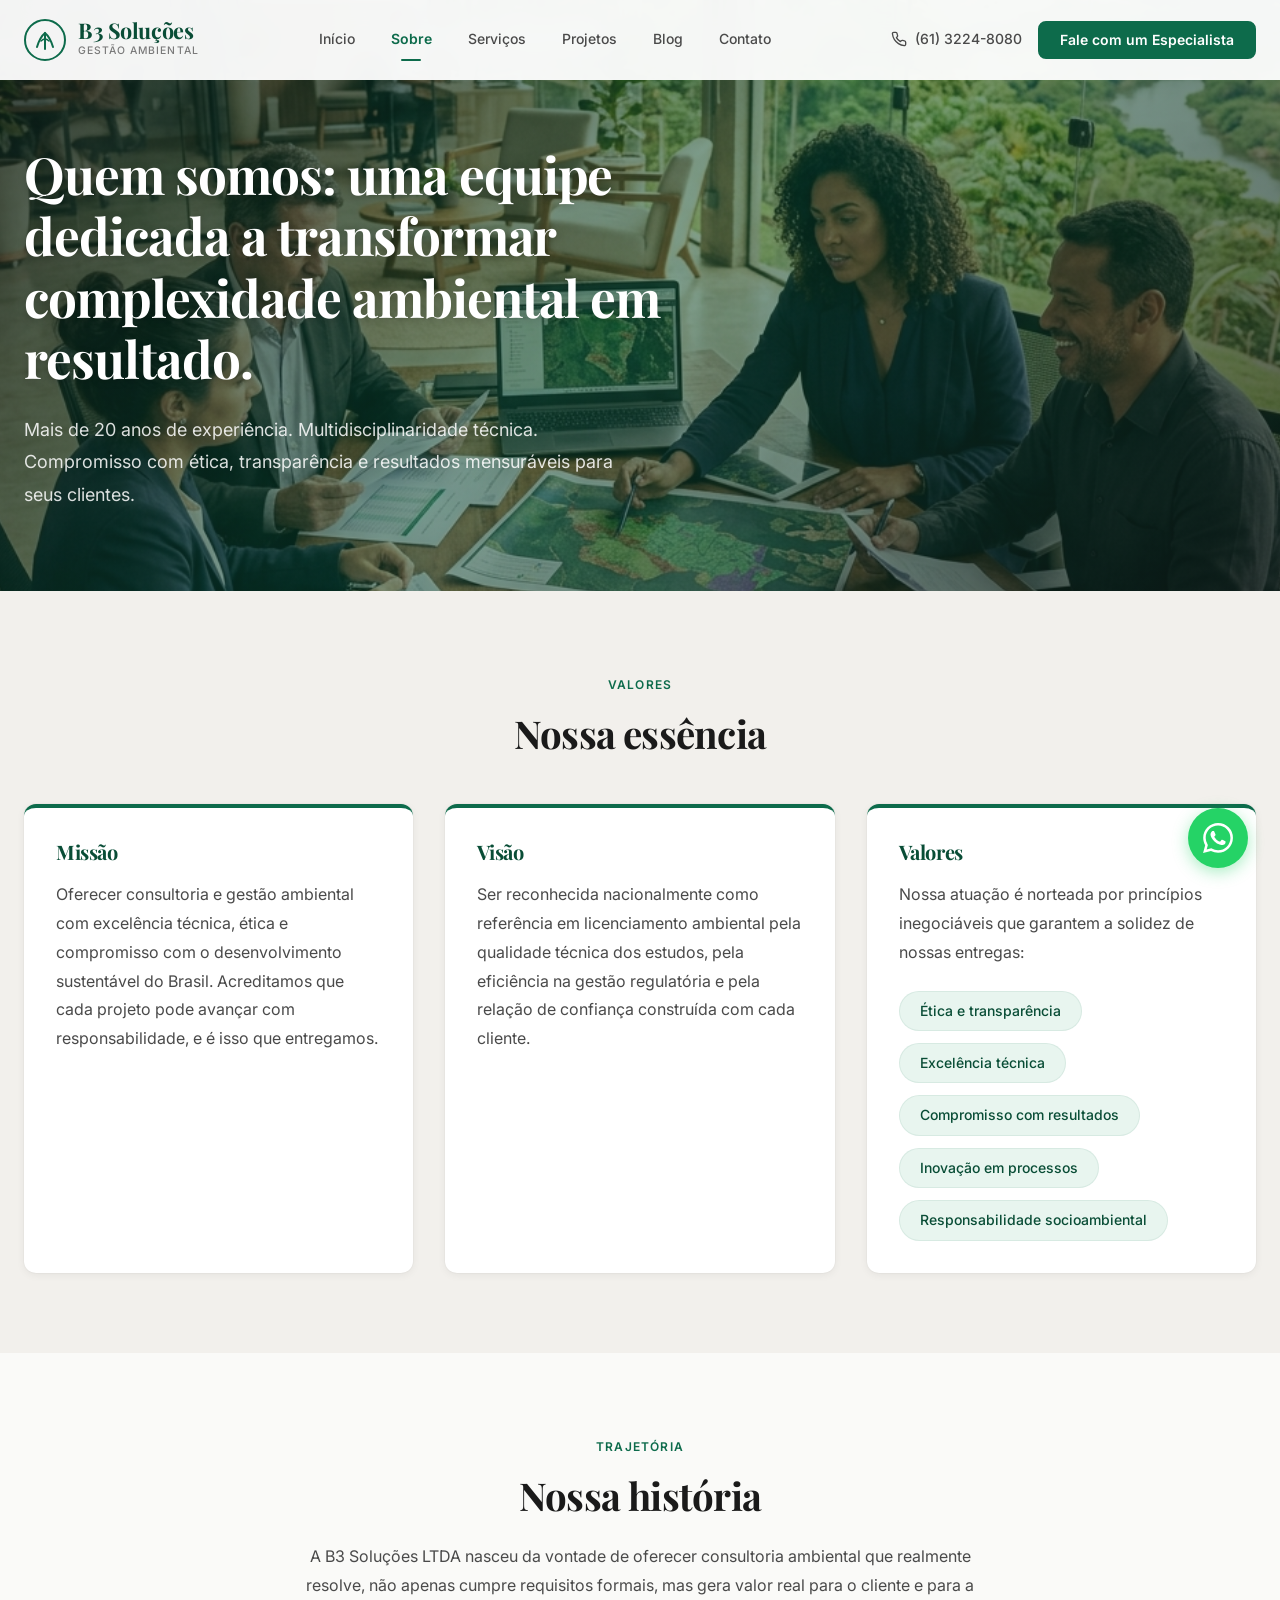
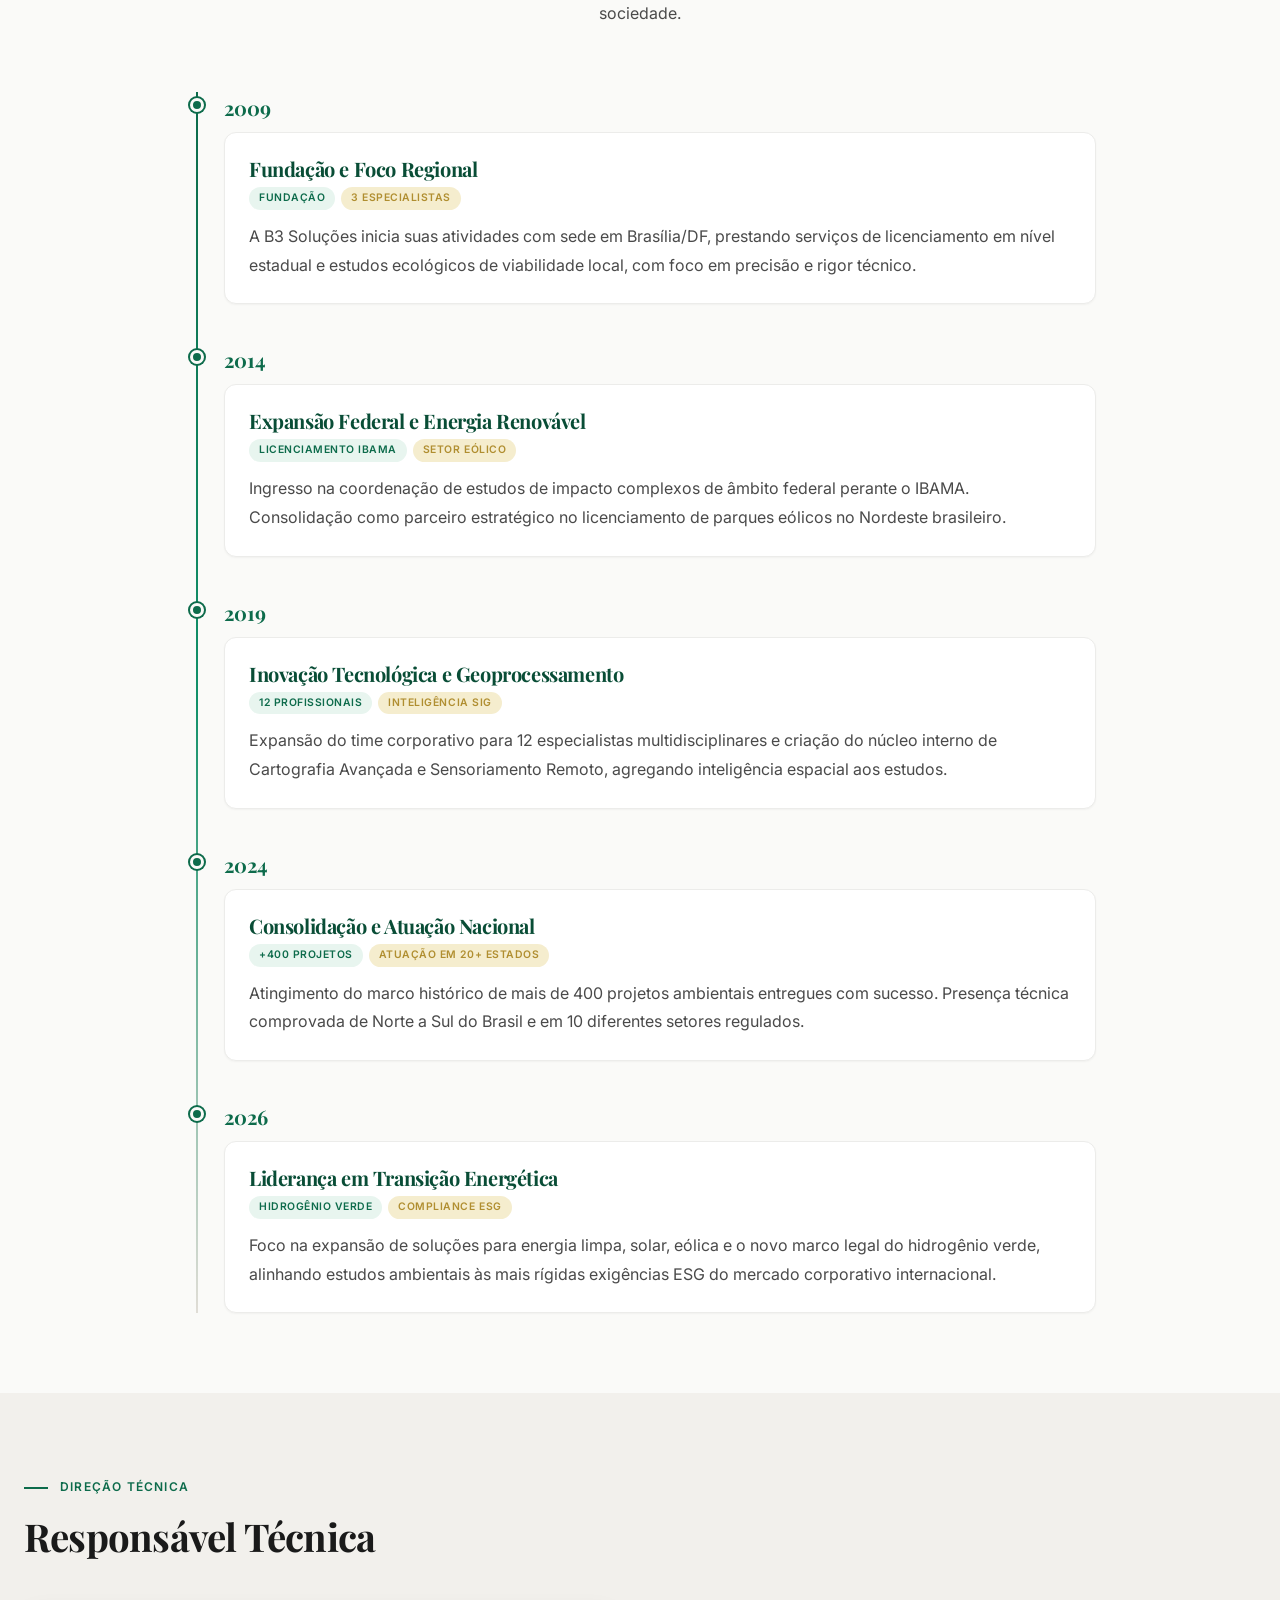
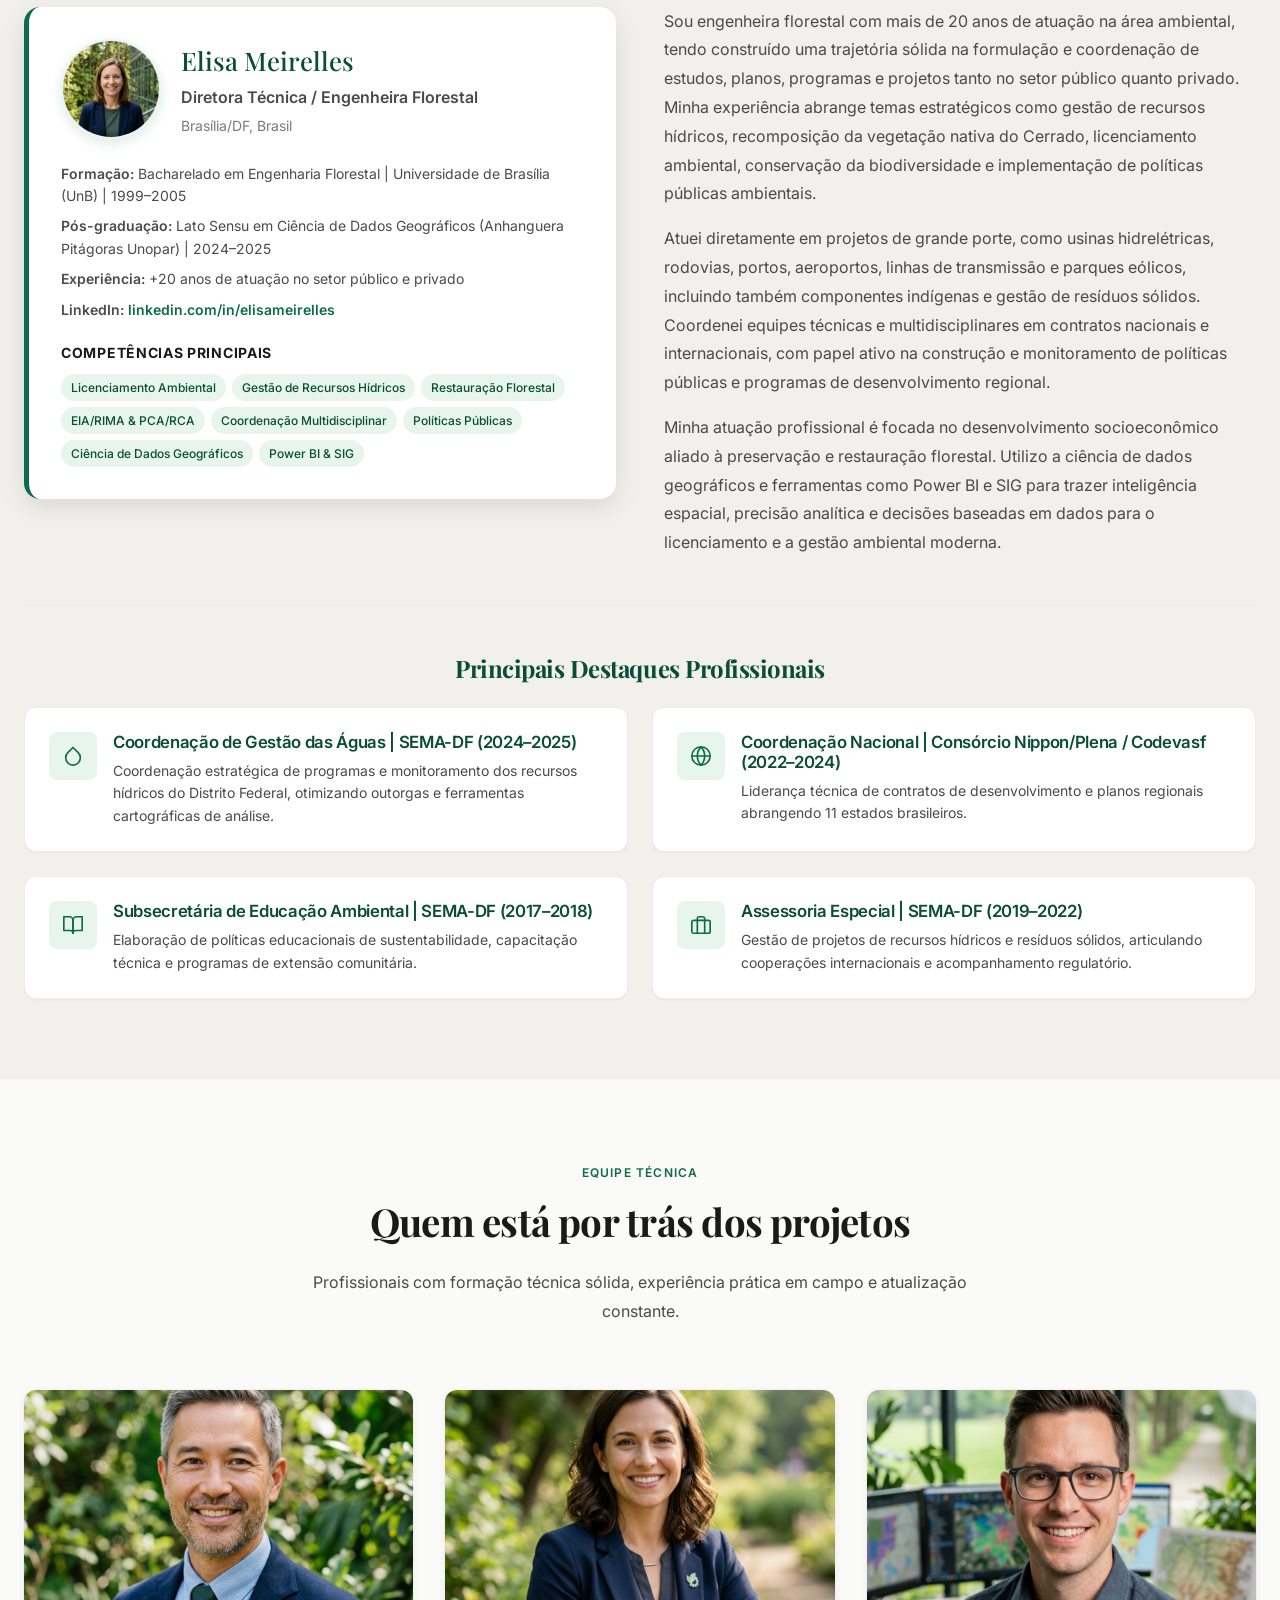
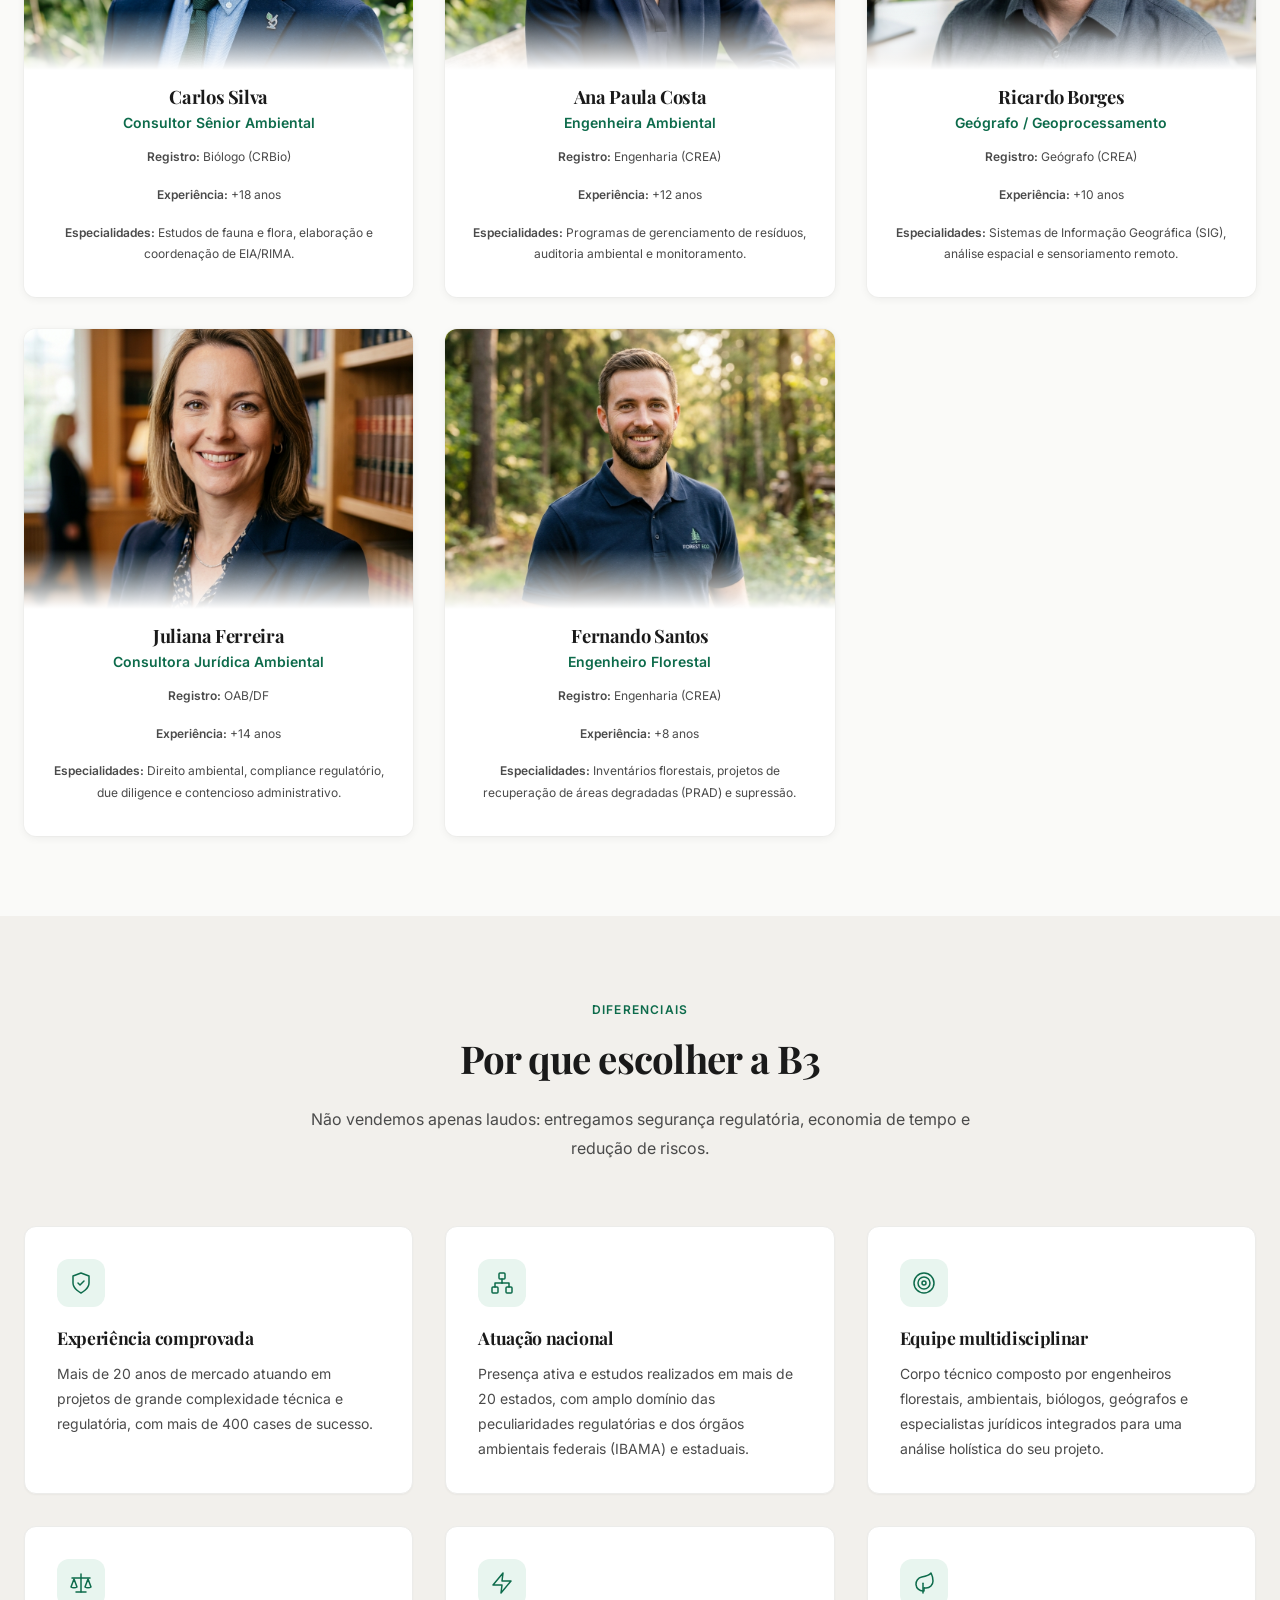
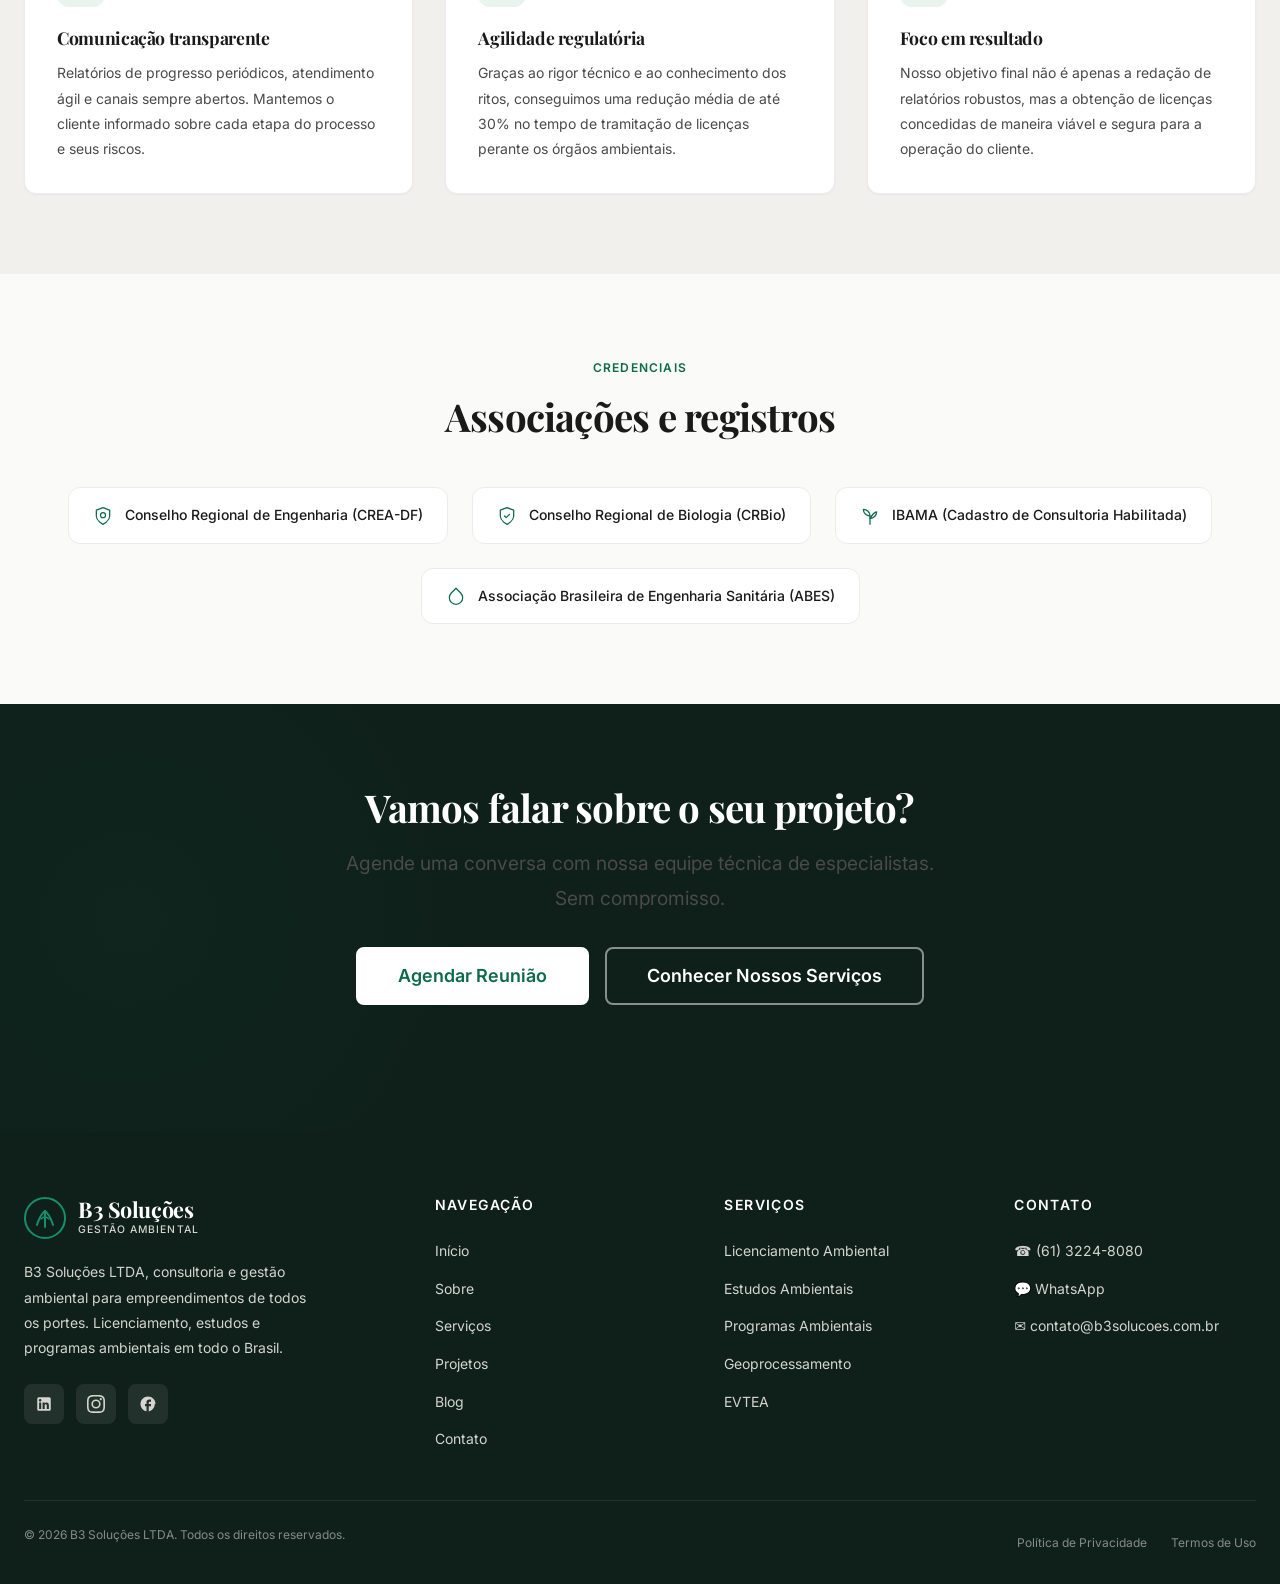
<file: sobre.html>
<!DOCTYPE html>
<html lang="pt-BR">
<head>
  <meta charset="UTF-8">
  <meta name="viewport" content="width=device-width, initial-scale=1.0">
  <meta name="description" content="Conheça a B3 Soluções, consultoria ambiental liderada por Elisa Meirelles, com +20 anos de experiência em licenciamento, recursos hídricos e grandes projetos.">
  <title>Sobre Nós | B3 Soluções | Gestão Ambiental</title>

  <!-- Google Fonts -->
  <link rel="preconnect" href="https://fonts.googleapis.com">
  <link rel="preconnect" href="https://fonts.gstatic.com" crossorigin>
  <link href="https://fonts.googleapis.com/css2?family=Inter:wght@400;500;600;700&family=Playfair+Display:wght@400;700&display=swap" rel="stylesheet">

  <!-- CSS -->
  <link rel="stylesheet" href="css/variables.css">
  <link rel="stylesheet" href="css/base.css">
  <link rel="stylesheet" href="css/components.css">
  <link rel="stylesheet" href="css/layout.css">
  <link rel="stylesheet" href="css/pages.css">

  <!-- Favicon -->
  <link rel="icon" href="data:image/svg+xml,<svg xmlns='http://www.w3.org/2000/svg' viewBox='0 0 42 42' fill='none'><circle cx='21' cy='21' r='20' stroke='%230D6B4B' stroke-width='3'/><path d='M13 28C13 28 16 18 21 14C26 18 29 28 29 28' stroke='%230D6B4B' stroke-width='3' stroke-linecap='round'/><path d='M21 14V30' stroke='%230D6B4B' stroke-width='3' stroke-linecap='round'/><path d='M17 22C17 22 19 20 21 20C23 20 25 22 25 22' stroke='%230D6B4B' stroke-width='2' stroke-linecap='round'/></svg>">
</head>
<body class="page-transition">

  <!-- ═══════════════════ HEADER ═══════════════════ -->
  <header class="header" id="header">
    <div class="container">
      <a href="index.html" class="logo" id="logo">
        <svg class="logo-icon" viewBox="0 0 42 42" fill="none" xmlns="http://www.w3.org/2000/svg">
          <circle cx="21" cy="21" r="20" stroke="#0D6B4B" stroke-width="2"/>
          <path d="M13 28C13 28 16 18 21 14C26 18 29 28 29 28" stroke="#0D6B4B" stroke-width="2" stroke-linecap="round"/>
          <path d="M21 14V30" stroke="#0D6B4B" stroke-width="2" stroke-linecap="round"/>
          <path d="M17 22C17 22 19 20 21 20C23 20 25 22 25 22" stroke="#0D6B4B" stroke-width="1.5" stroke-linecap="round"/>
        </svg>
        <span class="logo-text">
          <span class="logo-name">B3 Soluções</span>
          <span class="logo-tagline">Gestão Ambiental</span>
        </span>
      </a>

      <nav class="nav" id="nav">
        <a href="index.html" class="nav-link">Início</a>
        <a href="sobre.html" class="nav-link active">Sobre</a>
        <a href="servicos.html" class="nav-link">Serviços</a>
        <a href="projetos.html" class="nav-link">Projetos</a>
        <a href="blog.html" class="nav-link">Blog</a>
        <a href="contato.html" class="nav-link">Contato</a>
        <div class="mobile-cta">
          <a href="https://wa.me/5561998765432" class="btn btn-primary btn-full" style="margin-bottom:12px">Fale com um Especialista</a>
          <a href="tel:+5561998765432" class="btn btn-outline btn-full">☎ (61) 3224-8080</a>
        </div>
      </nav>

      <div class="header-actions">
        <a href="tel:+5561998765432" class="header-phone">
          <svg viewBox="0 0 24 24" fill="none" stroke="currentColor" stroke-width="1.8" stroke-linecap="round" stroke-linejoin="round" class="lucide lucide-phone"><path d="M22 16.92v3a2 2 0 0 1-2.18 2 19.79 19.79 0 0 1-8.63-3.07 19.5 19.5 0 0 1-6-6 19.79 19.79 0 0 1-3.07-8.67A2 2 0 0 1 4.11 2h3a2 2 0 0 1 2 1.72 12.84 12.84 0 0 0 .7 2.81 2 2 0 0 1-.45 2.11L8.09 9.91a16 16 0 0 0 6 6l1.27-1.27a2 2 0 0 1 2.11-.45 12.84 12.84 0 0 0 2.81.7A2 2 0 0 1 22 16.92z"/></svg>
          (61) 3224-8080
        </a>
        <a href="contato.html" class="btn btn-primary btn-sm" id="header-cta">Fale com um Especialista</a>
      </div>

      <button class="menu-toggle" id="menu-toggle" aria-label="Menu">
        <div class="hamburger"><span></span><span></span><span></span></div>
      </button>
    </div>
  </header>

  <main>
    <!-- ═══════════════════ HERO ═══════════════════ -->
    <section class="hero hero-inner" id="hero">
      <div class="hero-bg">
        <img src="images/hero-about.png" alt="Sobre a B3 Soluções">
      </div>
      <div class="hero-overlay"></div>
      <div class="container">
        <div class="hero-content">
          <h1>Quem somos: uma equipe dedicada a transformar complexidade ambiental em resultado.</h1>
          <p class="hero-subtitle">Mais de 20 anos de experiência. Multidisciplinaridade técnica. Compromisso com ética, transparência e resultados mensuráveis para seus clientes.</p>
        </div>
      </div>
    </section>

    <!-- ═══════════════════ MISSÃO, VISÃO E VALORES ═══════════════════ -->
    <section class="section section-alt" id="essencia">
      <div class="container">
        <div class="section-header centered reveal">
          <p class="section-label">Valores</p>
          <h2>Nossa essência</h2>
        </div>
        <div class="values-grid reveal">
          <!-- Missão -->
          <div class="value-card">
            <h4>Missão</h4>
            <p>Oferecer consultoria e gestão ambiental com excelência técnica, ética e compromisso com o desenvolvimento sustentável do Brasil. Acreditamos que cada projeto pode avançar com responsabilidade, e é isso que entregamos.</p>
          </div>

          <!-- Visão -->
          <div class="value-card">
            <h4>Visão</h4>
            <p>Ser reconhecida nacionalmente como referência em licenciamento ambiental pela qualidade técnica dos estudos, pela eficiência na gestão regulatória e pela relação de confiança construída com cada cliente.</p>
          </div>

          <!-- Valores -->
          <div class="value-card">
            <h4>Valores</h4>
            <p>Nossa atuação é norteada por princípios inegociáveis que garantem a solidez de nossas entregas:</p>
            <div class="values-list">
              <span class="value-tag">Ética e transparência</span>
              <span class="value-tag">Excelência técnica</span>
              <span class="value-tag">Compromisso com resultados</span>
              <span class="value-tag">Inovação em processos</span>
              <span class="value-tag">Responsabilidade socioambiental</span>
            </div>
          </div>
        </div>
      </div>
    </section>

    <!-- ═══════════════════ HISTÓRIA / TRAJETÓRIA ═══════════════════ -->
    <section class="section" id="historia">
      <div class="container container-narrow">
        <div class="section-header centered reveal">
          <p class="section-label">Trajetória</p>
          <h2>Nossa história</h2>
          <p class="section-subtitle" style="margin-top: 1rem;">A B3 Soluções LTDA nasceu da vontade de oferecer consultoria ambiental que realmente resolve, não apenas cumpre requisitos formais, mas gera valor real para o cliente e para a sociedade.</p>
        </div>

        <div class="timeline reveal" style="margin-top: 4rem;">
          <!-- 2009 -->
          <div class="timeline-item">
            <div class="timeline-year">2009</div>
            <div class="timeline-content-card">
              <h4 style="font-family: var(--font-serif); font-size: 1.25rem; color: var(--color-primary-dark); margin: 0 0 6px 0;">Fundação e Foco Regional</h4>
              <div style="margin-bottom: var(--space-3); display: flex; gap: 6px;">
                <span class="badge" style="padding: 3px 10px; font-size: 0.65rem;">Fundação</span>
                <span class="badge badge-accent" style="padding: 3px 10px; font-size: 0.65rem;">3 Especialistas</span>
              </div>
              <div class="timeline-text">A B3 Soluções inicia suas atividades com sede em Brasília/DF, prestando serviços de licenciamento em nível estadual e estudos ecológicos de viabilidade local, com foco em precisão e rigor técnico.</div>
            </div>
          </div>
          
          <!-- 2014 -->
          <div class="timeline-item">
            <div class="timeline-year">2014</div>
            <div class="timeline-content-card">
              <h4 style="font-family: var(--font-serif); font-size: 1.25rem; color: var(--color-primary-dark); margin: 0 0 6px 0;">Expansão Federal e Energia Renovável</h4>
              <div style="margin-bottom: var(--space-3); display: flex; gap: 6px;">
                <span class="badge" style="padding: 3px 10px; font-size: 0.65rem;">Licenciamento IBAMA</span>
                <span class="badge badge-accent" style="padding: 3px 10px; font-size: 0.65rem;">Setor Eólico</span>
              </div>
              <div class="timeline-text">Ingresso na coordenação de estudos de impacto complexos de âmbito federal perante o IBAMA. Consolidação como parceiro estratégico no licenciamento de parques eólicos no Nordeste brasileiro.</div>
            </div>
          </div>
          
          <!-- 2019 -->
          <div class="timeline-item">
            <div class="timeline-year">2019</div>
            <div class="timeline-content-card">
              <h4 style="font-family: var(--font-serif); font-size: 1.25rem; color: var(--color-primary-dark); margin: 0 0 6px 0;">Inovação Tecnológica e Geoprocessamento</h4>
              <div style="margin-bottom: var(--space-3); display: flex; gap: 6px;">
                <span class="badge" style="padding: 3px 10px; font-size: 0.65rem;">12 Profissionais</span>
                <span class="badge badge-accent" style="padding: 3px 10px; font-size: 0.65rem;">Inteligência SIG</span>
              </div>
              <div class="timeline-text">Expansão do time corporativo para 12 especialistas multidisciplinares e criação do núcleo interno de Cartografia Avançada e Sensoriamento Remoto, agregando inteligência espacial aos estudos.</div>
            </div>
          </div>
          
          <!-- 2024 -->
          <div class="timeline-item">
            <div class="timeline-year">2024</div>
            <div class="timeline-content-card">
              <h4 style="font-family: var(--font-serif); font-size: 1.25rem; color: var(--color-primary-dark); margin: 0 0 6px 0;">Consolidação e Atuação Nacional</h4>
              <div style="margin-bottom: var(--space-3); display: flex; gap: 6px;">
                <span class="badge" style="padding: 3px 10px; font-size: 0.65rem;">+400 Projetos</span>
                <span class="badge badge-accent" style="padding: 3px 10px; font-size: 0.65rem;">Atuação em 20+ Estados</span>
              </div>
              <div class="timeline-text">Atingimento do marco histórico de mais de 400 projetos ambientais entregues com sucesso. Presença técnica comprovada de Norte a Sul do Brasil e em 10 diferentes setores regulados.</div>
            </div>
          </div>
          
          <!-- 2026 -->
          <div class="timeline-item">
            <div class="timeline-year">2026</div>
            <div class="timeline-content-card">
              <h4 style="font-family: var(--font-serif); font-size: 1.25rem; color: var(--color-primary-dark); margin: 0 0 6px 0;">Liderança em Transição Energética</h4>
              <div style="margin-bottom: var(--space-3); display: flex; gap: 6px;">
                <span class="badge" style="padding: 3px 10px; font-size: 0.65rem;">Hidrogênio Verde</span>
                <span class="badge badge-accent" style="padding: 3px 10px; font-size: 0.65rem;">Compliance ESG</span>
              </div>
              <div class="timeline-text">Foco na expansão de soluções para energia limpa, solar, eólica e o novo marco legal do hidrogênio verde, alinhando estudos ambientais às mais rígidas exigências ESG do mercado corporativo internacional.</div>
            </div>
          </div>
        </div>
      </div>
    </section>

    <!-- ═══════════════════ RESPONSÁVEL TÉCNICA ═══════════════════ -->
    <section class="section section-alt" id="responsavel-tecnica">
      <div class="container">
        <div class="section-header reveal">
          <p class="section-label">Direção Técnica</p>
          <h2>Responsável Técnica</h2>
        </div>

        <div class="two-col reveal">
          <!-- LEFT COLUMN - Professional Card -->
          <div style="background: var(--color-surface); padding: var(--space-8); border-radius: var(--radius-xl); box-shadow: var(--shadow-lg); border-left: 5px solid var(--color-primary);">
            <div style="display: flex; align-items: center; gap: var(--space-5); margin-bottom: var(--space-6);">
              <div class="bio-avatar">
                <img src="images/team/elisa_meirelles.png" alt="Elisa Meirelles" style="width: 100%; height: 100%; object-fit: cover;">
              </div>
              <div>
                <h3 style="font-family: var(--font-serif); font-size: 1.6rem; color: var(--color-primary-dark); margin: 0 0 var(--space-1) 0;">Elisa Meirelles</h3>
                <p style="font-size: var(--fs-body); font-weight: var(--fw-semibold); color: var(--color-text-secondary); margin: 0;">Diretora Técnica / Engenheira Florestal</p>
                <p style="font-size: var(--fs-small); color: var(--color-text-muted); margin: var(--space-1) 0 0 0;">Brasília/DF, Brasil</p>
              </div>
            </div>

            <div style="margin-bottom: var(--space-6); font-size: var(--fs-small); line-height: 1.6; color: var(--color-text-secondary);">
              <p style="margin: 0 0 8px 0;"><strong>Formação:</strong> Bacharelado em Engenharia Florestal | Universidade de Brasília (UnB) | 1999–2005</p>
              <p style="margin: 0 0 8px 0;"><strong>Pós-graduação:</strong> Lato Sensu em Ciência de Dados Geográficos (Anhanguera Pitágoras Unopar) | 2024–2025</p>
              <p style="margin: 0 0 8px 0;"><strong>Experiência:</strong> +20 anos de atuação no setor público e privado</p>
              <p style="margin: 0;"><strong>LinkedIn:</strong> <a href="https://linkedin.com/in/elisameirelles" target="_blank" rel="noopener" style="color: var(--color-primary); font-weight: var(--fw-semibold); text-decoration: none;">linkedin.com/in/elisameirelles</a></p>
            </div>

            <div>
              <h5 style="font-family: var(--font-sans); font-size: var(--fs-small); font-weight: var(--fw-bold); text-transform: uppercase; letter-spacing: var(--ls-wide); color: var(--color-text); margin-bottom: var(--space-3);">Competências Principais</h5>
              <div style="display: flex; flex-wrap: wrap; gap: 6px;">
                <span style="padding: 4px 10px; background: var(--color-primary-lighter); color: var(--color-primary-dark); border-radius: var(--radius-full); font-size: var(--fs-xs); font-weight: var(--fw-medium);">Licenciamento Ambiental</span>
                <span style="padding: 4px 10px; background: var(--color-primary-lighter); color: var(--color-primary-dark); border-radius: var(--radius-full); font-size: var(--fs-xs); font-weight: var(--fw-medium);">Gestão de Recursos Hídricos</span>
                <span style="padding: 4px 10px; background: var(--color-primary-lighter); color: var(--color-primary-dark); border-radius: var(--radius-full); font-size: var(--fs-xs); font-weight: var(--fw-medium);">Restauração Florestal</span>
                <span style="padding: 4px 10px; background: var(--color-primary-lighter); color: var(--color-primary-dark); border-radius: var(--radius-full); font-size: var(--fs-xs); font-weight: var(--fw-medium);">EIA/RIMA & PCA/RCA</span>
                <span style="padding: 4px 10px; background: var(--color-primary-lighter); color: var(--color-primary-dark); border-radius: var(--radius-full); font-size: var(--fs-xs); font-weight: var(--fw-medium);">Coordenação Multidisciplinar</span>
                <span style="padding: 4px 10px; background: var(--color-primary-lighter); color: var(--color-primary-dark); border-radius: var(--radius-full); font-size: var(--fs-xs); font-weight: var(--fw-medium);">Políticas Públicas</span>
                <span style="padding: 4px 10px; background: var(--color-primary-lighter); color: var(--color-primary-dark); border-radius: var(--radius-full); font-size: var(--fs-xs); font-weight: var(--fw-medium);">Ciência de Dados Geográficos</span>
                <span style="padding: 4px 10px; background: var(--color-primary-lighter); color: var(--color-primary-dark); border-radius: var(--radius-full); font-size: var(--fs-xs); font-weight: var(--fw-medium);">Power BI & SIG</span>
              </div>
            </div>
          </div>

          <!-- RIGHT COLUMN - Biography -->
          <div style="font-size: var(--fs-body); line-height: var(--lh-relaxed); color: var(--color-text-secondary);">
            <p style="margin-bottom: var(--space-4);">Sou engenheira florestal com mais de 20 anos de atuação na área ambiental, tendo construído uma trajetória sólida na formulação e coordenação de estudos, planos, programas e projetos tanto no setor público quanto privado. Minha experiência abrange temas estratégicos como gestão de recursos hídricos, recomposição da vegetação nativa do Cerrado, licenciamento ambiental, conservação da biodiversidade e implementação de políticas públicas ambientais.</p>
            <p style="margin-bottom: var(--space-4);">Atuei diretamente em projetos de grande porte, como usinas hidrelétricas, rodovias, portos, aeroportos, linhas de transmissão e parques eólicos, incluindo também componentes indígenas e gestão de resíduos sólidos. Coordenei equipes técnicas e multidisciplinares em contratos nacionais e internacionais, com papel ativo na construção e monitoramento de políticas públicas e programas de desenvolvimento regional.</p>
            <p style="margin-bottom: 0;">Minha atuação profissional é focada no desenvolvimento socioeconômico aliado à preservação e restauração florestal. Utilizo a ciência de dados geográficos e ferramentas como Power BI e SIG para trazer inteligência espacial, precisão analítica e decisões baseadas em dados para o licenciamento e a gestão ambiental moderna.</p>
          </div>
        </div>

        <!-- ── HIGHLIGHTS SECTION ── -->
        <div class="highlights-section reveal" style="margin-top: var(--space-12);">
          <h4 style="font-family: var(--font-serif); font-size: 1.5rem; color: var(--color-primary-dark); margin-bottom: var(--space-6); text-align: center;">Principais Destaques Profissionais</h4>
          <div class="grid grid-2" style="gap: var(--space-6);">
            <!-- Highlight 1 -->
            <div class="highlight-card">
              <div class="highlight-icon">
                <svg viewBox="0 0 24 24" fill="none" stroke="currentColor" stroke-width="1.8" stroke-linecap="round" stroke-linejoin="round"><path d="M12 2.69l5.66 5.66a8 8 0 1 1-11.31 0z"/></svg>
              </div>
              <div class="highlight-body">
                <h5>Coordenação de Gestão das Águas | SEMA-DF (2024–2025)</h5>
                <p>Coordenação estratégica de programas e monitoramento dos recursos hídricos do Distrito Federal, otimizando outorgas e ferramentas cartográficas de análise.</p>
              </div>
            </div>

            <!-- Highlight 2 -->
            <div class="highlight-card">
              <div class="highlight-icon">
                <svg viewBox="0 0 24 24" fill="none" stroke="currentColor" stroke-width="1.8" stroke-linecap="round" stroke-linejoin="round"><circle cx="12" cy="12" r="10"/><path d="M12 2a14.5 14.5 0 0 0 0 20 14.5 14.5 0 0 0 0-20"/><path d="M2 12h20"/></svg>
              </div>
              <div class="highlight-body">
                <h5>Coordenação Nacional | Consórcio Nippon/Plena / Codevasf (2022–2024)</h5>
                <p>Liderança técnica de contratos de desenvolvimento e planos regionais abrangendo 11 estados brasileiros.</p>
              </div>
            </div>

            <!-- Highlight 3 -->
            <div class="highlight-card">
              <div class="highlight-icon">
                <svg viewBox="0 0 24 24" fill="none" stroke="currentColor" stroke-width="1.8" stroke-linecap="round" stroke-linejoin="round"><path d="M2 3h6a4 4 0 0 1 4 4v14a3 3 0 0 0-3-3H2z"/><path d="M22 3h-6a4 4 0 0 0-4 4v14a3 3 0 0 1 3-3h7z"/></svg>
              </div>
              <div class="highlight-body">
                <h5>Subsecretária de Educação Ambiental | SEMA-DF (2017–2018)</h5>
                <p>Elaboração de políticas educacionais de sustentabilidade, capacitação técnica e programas de extensão comunitária.</p>
              </div>
            </div>

            <!-- Highlight 4 -->
            <div class="highlight-card">
              <div class="highlight-icon">
                <svg viewBox="0 0 24 24" fill="none" stroke="currentColor" stroke-width="1.8" stroke-linecap="round" stroke-linejoin="round"><rect x="2" y="7" width="20" height="14" rx="2" ry="2"/><path d="M16 21V5a2 2 0 0 0-2-2h-4a2 2 0 0 0-2 2v16"/></svg>
              </div>
              <div class="highlight-body">
                <h5>Assessoria Especial | SEMA-DF (2019–2022)</h5>
                <p>Gestão de projetos de recursos hídricos e resíduos sólidos, articulando cooperações internacionais e acompanhamento regulatório.</p>
              </div>
            </div>
          </div>
        </div>
      </div>
    </section>

    <!-- ═══════════════════ EQUIPE ═══════════════════ -->
    <section class="section" id="equipe">
      <div class="container">
        <div class="section-header centered reveal">
          <p class="section-label">Equipe Técnica</p>
          <h2>Quem está por trás dos projetos</h2>
          <p class="section-subtitle">Profissionais com formação técnica sólida, experiência prática em campo e atualização constante.</p>
        </div>

        <div class="grid grid-3 reveal" style="margin-top: 4rem;">
          <!-- Carlos Silva -->
          <div class="card-team">
            <div class="card-photo">
              <img src="images/team/carlos_silva.png" alt="Carlos Silva">
            </div>
            <div class="card-body">
              <h4>Carlos Silva</h4>
              <div class="card-role">Consultor Sênior Ambiental</div>
              <div class="card-details">
                <p><strong>Registro:</strong> Biólogo (CRBio)</p>
                <p><strong>Experiência:</strong> +18 anos</p>
                <p><strong>Especialidades:</strong> Estudos de fauna e flora, elaboração e coordenação de EIA/RIMA.</p>
              </div>
            </div>
          </div>

          <!-- Ana Paula Costa -->
          <div class="card-team">
            <div class="card-photo">
              <img src="images/team/ana_paula_costa.png" alt="Ana Paula Costa">
            </div>
            <div class="card-body">
              <h4>Ana Paula Costa</h4>
              <div class="card-role">Engenheira Ambiental</div>
              <div class="card-details">
                <p><strong>Registro:</strong> Engenharia (CREA)</p>
                <p><strong>Experiência:</strong> +12 anos</p>
                <p><strong>Especialidades:</strong> Programas de gerenciamento de resíduos, auditoria ambiental e monitoramento.</p>
              </div>
            </div>
          </div>

          <!-- Ricardo Borges -->
          <div class="card-team">
            <div class="card-photo">
              <img src="images/team/ricardo_borges.png" alt="Ricardo Borges">
            </div>
            <div class="card-body">
              <h4>Ricardo Borges</h4>
              <div class="card-role">Geógrafo / Geoprocessamento</div>
              <div class="card-details">
                <p><strong>Registro:</strong> Geógrafo (CREA)</p>
                <p><strong>Experiência:</strong> +10 anos</p>
                <p><strong>Especialidades:</strong> Sistemas de Informação Geográfica (SIG), análise espacial e sensoriamento remoto.</p>
              </div>
            </div>
          </div>

          <!-- Juliana Ferreira -->
          <div class="card-team">
            <div class="card-photo">
              <img src="images/team/juliana_ferreira.png" alt="Juliana Ferreira">
            </div>
            <div class="card-body">
              <h4>Juliana Ferreira</h4>
              <div class="card-role">Consultora Jurídica Ambiental</div>
              <div class="card-details">
                <p><strong>Registro:</strong> OAB/DF</p>
                <p><strong>Experiência:</strong> +14 anos</p>
                <p><strong>Especialidades:</strong> Direito ambiental, compliance regulatório, due diligence e contencioso administrativo.</p>
              </div>
            </div>
          </div>

          <!-- Fernando Santos -->
          <div class="card-team">
            <div class="card-photo">
              <img src="images/team/fernando_santos.png" alt="Fernando Santos">
            </div>
            <div class="card-body">
              <h4>Fernando Santos</h4>
              <div class="card-role">Engenheiro Florestal</div>
              <div class="card-details">
                <p><strong>Registro:</strong> Engenharia (CREA)</p>
                <p><strong>Experiência:</strong> +8 anos</p>
                <p><strong>Especialidades:</strong> Inventários florestais, projetos de recuperação de áreas degradadas (PRAD) e supressão.</p>
              </div>
            </div>
          </div>
        </div>
      </div>
    </section>

    <!-- ═══════════════════ DIFERENCIAIS ═══════════════════ -->
    <section class="section section-alt" id="diferenciais">
      <div class="container">
        <div class="section-header centered reveal">
          <p class="section-label">Diferenciais</p>
          <h2>Por que escolher a B3</h2>
          <p class="section-subtitle">Não vendemos apenas laudos: entregamos segurança regulatória, economia de tempo e redução de riscos.</p>
        </div>

        <div class="grid grid-3 reveal" style="margin-top: 4rem;">
          <!-- 1 -->
          <div class="card-differential">
            <div class="diff-icon">
              <svg viewBox="0 0 24 24" fill="none" stroke="currentColor" stroke-width="1.8" stroke-linecap="round" stroke-linejoin="round" class="lucide lucide-shield-check"><path d="M12 22s8-4 8-10V5l-8-3-8 3v7c0 6 8 10 8 10z"/><path d="m9 12 2 2 4-4"/></svg>
            </div>
            <h4>Experiência comprovada</h4>
            <p>Mais de 20 anos de mercado atuando em projetos de grande complexidade técnica e regulatória, com mais de 400 cases de sucesso.</p>
          </div>

          <!-- 2 -->
          <div class="card-differential">
            <div class="diff-icon">
              <svg viewBox="0 0 24 24" fill="none" stroke="currentColor" stroke-width="1.8" stroke-linecap="round" stroke-linejoin="round" class="lucide lucide-network"><rect x="16" y="16" width="6" height="6" rx="1"/><rect x="2" y="16" width="6" height="6" rx="1"/><rect x="9" y="2" width="6" height="6" rx="1"/><path d="M12 8v4"/><path d="M12 12H5v4"/><path d="M12 12h7v4"/></svg>
            </div>
            <h4>Atuação nacional</h4>
            <p>Presença ativa e estudos realizados em mais de 20 estados, com amplo domínio das peculiaridades regulatórias e dos órgãos ambientais federais (IBAMA) e estaduais.</p>
          </div>

          <!-- 3 -->
          <div class="card-differential">
            <div class="diff-icon">
              <svg viewBox="0 0 24 24" fill="none" stroke="currentColor" stroke-width="1.8" stroke-linecap="round" stroke-linejoin="round" class="lucide lucide-target"><circle cx="12" cy="12" r="10"/><circle cx="12" cy="12" r="6"/><circle cx="12" cy="12" r="2"/></svg>
            </div>
            <h4>Equipe multidisciplinar</h4>
            <p>Corpo técnico composto por engenheiros florestais, ambientais, biólogos, geógrafos e especialistas jurídicos integrados para uma análise holística do seu projeto.</p>
          </div>

          <!-- 4 -->
          <div class="card-differential">
            <div class="diff-icon">
              <svg viewBox="0 0 24 24" fill="none" stroke="currentColor" stroke-width="1.8" stroke-linecap="round" stroke-linejoin="round" class="lucide lucide-scale"><path d="m16 16 3-8 3 8c-.87.65-2.24.75-3 .75s-2.13-.1-3-.75z"/><path d="m2 16 3-8 3 8c-.87.65-2.24.75-3 .75s-2.13-.1-3-.75z"/><path d="M7 21h10"/><path d="M12 3v18"/><path d="M3 7h18"/></svg>
            </div>
            <h4>Comunicação transparente</h4>
            <p>Relatórios de progresso periódicos, atendimento ágil e canais sempre abertos. Mantemos o cliente informado sobre cada etapa do processo e seus riscos.</p>
          </div>

          <!-- 5 -->
          <div class="card-differential">
            <div class="diff-icon">
              <svg viewBox="0 0 24 24" fill="none" stroke="currentColor" stroke-width="1.8" stroke-linecap="round" stroke-linejoin="round" class="lucide lucide-zap"><polygon points="13 2 3 14 12 14 11 22 21 10 12 10 13 2"/></svg>
            </div>
            <h4>Agilidade regulatória</h4>
            <p>Graças ao rigor técnico e ao conhecimento dos ritos, conseguimos uma redução média de até 30% no tempo de tramitação de licenças perante os órgãos ambientais.</p>
          </div>

          <!-- 6 -->
          <div class="card-differential">
            <div class="diff-icon">
              <svg viewBox="0 0 24 24" fill="none" stroke="currentColor" stroke-width="1.8" stroke-linecap="round" stroke-linejoin="round" class="lucide lucide-leaf"><path d="M11 20A7 7 0 0 1 9.8 6.1C15.5 5 17 4.48 19 2c1 2 2 3.58 2 8a7 7 0 0 1-7 7c-.67 0-1.33-.08-2-.25V20z"/><path d="M11 12.2V22"/></svg>
            </div>
            <h4>Foco em resultado</h4>
            <p>Nosso objetivo final não é apenas a redação de relatórios robustos, mas a obtenção de licenças concedidas de maneira viável e segura para a operação do cliente.</p>
          </div>
        </div>
      </div>
    </section>

    <!-- ═══════════════════ CERTIFICAÇÕES ═══════════════════ -->
    <section class="section" id="certificacoes">
      <div class="container">
        <div class="section-header centered reveal">
          <p class="section-label">Credenciais</p>
          <h2>Associações e registros</h2>
        </div>
        <div class="cert-grid reveal">
          <div class="cert-badge">
            <svg viewBox="0 0 24 24" fill="none" stroke="currentColor" stroke-width="1.8" stroke-linecap="round" stroke-linejoin="round"><path d="M12 22s8-4 8-10V5l-8-3-8 3v7c0 6 8 10 8 10z"/><circle cx="12" cy="11" r="3"/></svg>
            <span>Conselho Regional de Engenharia (CREA-DF)</span>
          </div>
          <div class="cert-badge">
            <svg viewBox="0 0 24 24" fill="none" stroke="currentColor" stroke-width="1.8" stroke-linecap="round" stroke-linejoin="round"><path d="M12 22s8-4 8-10V5l-8-3-8 3v7c0 6 8 10 8 10z"/><path d="m9 12 2 2 4-4"/></svg>
            <span>Conselho Regional de Biologia (CRBio)</span>
          </div>
          <div class="cert-badge">
            <svg viewBox="0 0 24 24" fill="none" stroke="currentColor" stroke-width="1.8" stroke-linecap="round" stroke-linejoin="round"><path d="M12 22V12"/><path d="M12 12C12 7.58 8.42 4 4 4c0 4.42 3.58 8 8 8z"/><path d="M12 15c4.42 0 8-3.58 8-8 0 0-3.58 0-8 8z"/></svg>
            <span>IBAMA (Cadastro de Consultoria Habilitada)</span>
          </div>
          <div class="cert-badge">
            <svg viewBox="0 0 24 24" fill="none" stroke="currentColor" stroke-width="1.8" stroke-linecap="round" stroke-linejoin="round"><path d="M12 2.69l5.66 5.66a8 8 0 1 1-11.31 0z"/></svg>
            <span>Associação Brasileira de Engenharia Sanitária (ABES)</span>
          </div>
        </div>
      </div>
    </section>

    <!-- ═══════════════════ CTA SECTION ═══════════════════ -->
    <section class="cta-section" id="cta">
      <div class="container">
        <div class="section-header centered reveal">
          <h2>Vamos falar sobre o seu projeto?</h2>
          <h3 class="section-subtitle">Agende uma conversa com nossa equipe técnica de especialistas. Sem compromisso.</h3>
          <div class="btn-group" style="margin-top:2rem">
            <a href="contato.html" class="btn btn-white btn-lg">Agendar Reunião</a>
            <a href="servicos.html" class="btn btn-outline-white btn-lg">Conhecer Nossos Serviços</a>
          </div>
        </div>
      </div>
    </section>
  </main>

  <!-- ═══════════════════ FOOTER ═══════════════════ -->
  <footer class="footer" id="footer">
    <div class="container">
      <div class="footer-grid">
        <div class="footer-brand">
          <a href="index.html" class="logo">
            <svg class="logo-icon" viewBox="0 0 42 42" fill="none">
              <circle cx="21" cy="21" r="20" stroke="#12916A" stroke-width="2"/>
              <path d="M13 28C13 28 16 18 21 14C26 18 29 28 29 28" stroke="#12916A" stroke-width="2" stroke-linecap="round"/>
              <path d="M21 14V30" stroke="#12916A" stroke-width="2" stroke-linecap="round"/>
              <path d="M17 22C17 22 19 20 21 20C23 20 25 22 25 22" stroke="#12916A" stroke-width="1.5" stroke-linecap="round"/>
            </svg>
            <span class="logo-text">
              <span class="logo-name">B3 Soluções</span>
              <span class="logo-tagline">Gestão Ambiental</span>
            </span>
          </a>
          <p>B3 Soluções LTDA, consultoria e gestão ambiental para empreendimentos de todos os portes. Licenciamento, estudos e programas ambientais em todo o Brasil.</p>
          <div class="social-links">
            <a href="https://linkedin.com/in/elisameirelles" class="social-link" aria-label="LinkedIn" target="_blank" rel="noopener">
              <svg viewBox="0 0 24 24" fill="currentColor"><path d="M19 3a2 2 0 0 1 2 2v14a2 2 0 0 1-2 2H5a2 2 0 0 1-2-2V5a2 2 0 0 1 2-2h14m-.5 15.5v-5.3a3.26 3.26 0 0 0-3.26-3.26c-.85 0-1.84.52-2.32 1.3v-1.11h-2.79v8.37h2.79v-4.93c0-.77.62-1.4 1.39-1.4a1.4 1.4 0 0 1 1.4 1.4v4.93h2.79M6.88 8.56a1.68 1.68 0 0 0 1.68-1.68c0-.93-.75-1.69-1.68-1.69a1.69 1.69 0 0 0-1.69 1.69c0 .93.76 1.68 1.69 1.68m1.39 9.94v-8.37H5.5v8.37h2.77z"/></svg>
            </a>
            <a href="#" class="social-link" aria-label="Instagram">
              <svg viewBox="0 0 24 24" fill="currentColor"><path d="M12 2.163c3.204 0 3.584.012 4.85.07 3.252.148 4.771 1.691 4.919 4.919.058 1.265.069 1.645.069 4.849 0 3.205-.012 3.584-.069 4.849-.149 3.225-1.664 4.771-4.919 4.919-1.266.058-1.644.07-4.85.07-3.204 0-3.584-.012-4.849-.07-3.26-.149-4.771-1.699-4.919-4.92-.058-1.265-.07-1.644-.07-4.849 0-3.204.013-3.583.07-4.849.149-3.227 1.664-4.771 4.919-4.919 1.266-.057 1.645-.069 4.849-.069zM12 0C8.741 0 8.333.014 7.053.072 2.695.272.273 2.69.073 7.051.014 8.333 0 8.741 0 12c0 3.259.014 3.668.072 4.948.2 4.358 2.618 6.78 6.98 6.98 1.281.058 1.689.072 4.948.072 3.259 0 3.668-.014 4.948-.072 4.354-.2 6.782-2.618 6.979-6.98.059-1.28.073-1.689.073-4.948 0-3.259-.014-3.667-.072-4.947-.196-4.354-2.617-6.78-6.979-6.98C15.668.014 15.259 0 12 0zm0 5.838a6.162 6.162 0 100 12.324 6.162 6.162 0 000-12.324zM12 16a4 4 0 110-8 4 4 0 010 8zm6.406-11.845a1.44 1.44 0 100 2.881 1.44 1.44 0 000-2.881z"/></svg>
            </a>
            <a href="#" class="social-link" aria-label="Facebook">
              <svg viewBox="0 0 24 24" fill="currentColor"><path d="M22 12c0-5.52-4.48-10-10-10S2 6.48 2 12c0 4.84 3.44 8.87 8 9.8V15H8v-3h2V9.5C10 7.57 11.57 6 13.5 6H16v3h-2c-.55 0-1 .45-1 1v2h3v3h-3v6.95c4.56-.93 8-4.96 8-9.95z"/></svg>
            </a>
          </div>
        </div>
        <div class="footer-col">
          <h4>Navegação</h4>
          <ul>
            <li><a href="index.html">Início</a></li>
            <li><a href="sobre.html">Sobre</a></li>
            <li><a href="servicos.html">Serviços</a></li>
            <li><a href="projetos.html">Projetos</a></li>
            <li><a href="blog.html">Blog</a></li>
            <li><a href="contato.html">Contato</a></li>
          </ul>
        </div>
        <div class="footer-col">
          <h4>Serviços</h4>
          <ul>
            <li><a href="servicos.html">Licenciamento Ambiental</a></li>
            <li><a href="servicos.html">Estudos Ambientais</a></li>
            <li><a href="servicos.html">Programas Ambientais</a></li>
            <li><a href="servicos.html">Geoprocessamento</a></li>
            <li><a href="servicos.html">EVTEA</a></li>
          </ul>
        </div>
        <div class="footer-col">
          <h4>Contato</h4>
          <ul>
            <li><a href="tel:+5561998765432">☎ (61) 3224-8080</a></li>
            <li><a href="https://wa.me/5561998765432">💬 WhatsApp</a></li>
            <li><a href="mailto:contato@b3solucoes.com.br">✉ contato@b3solucoes.com.br</a></li>
          </ul>
        </div>
      </div>
      <div class="footer-bottom">
        <p>© 2026 B3 Soluções LTDA. Todos os direitos reservados.</p>
        <div class="footer-legal">
          <a href="#">Política de Privacidade</a>
          <a href="#">Termos de Uso</a>
        </div>
      </div>
    </div>
  </footer>

  <!-- WhatsApp Float -->
  <a href="https://wa.me/5561998765432" class="whatsapp-float" aria-label="WhatsApp" target="_blank" rel="noopener">
    <svg viewBox="0 0 24 24"><path d="M17.472 14.382c-.297-.149-1.758-.867-2.03-.967-.273-.099-.471-.148-.67.15-.197.297-.767.966-.94 1.164-.173.199-.347.223-.644.075-.297-.15-1.255-.463-2.39-1.475-.883-.788-1.48-1.761-1.653-2.059-.173-.297-.018-.458.13-.606.134-.133.298-.347.446-.52.149-.174.198-.298.298-.497.099-.198.05-.371-.025-.52-.075-.149-.669-1.612-.916-2.207-.242-.579-.487-.5-.669-.51-.173-.008-.371-.01-.57-.01-.198 0-.52.074-.792.372-.272.297-1.04 1.016-1.04 2.479 0 1.462 1.065 2.875 1.213 3.074.149.198 2.096 3.2 5.077 4.487.709.306 1.262.489 1.694.625.712.227 1.36.195 1.871.118.571-.085 1.758-.719 2.006-1.413.248-.694.248-1.289.173-1.413-.074-.124-.272-.198-.57-.347m-5.421 7.403h-.004a9.87 9.87 0 01-5.031-1.378l-.361-.214-3.741.982.998-3.648-.235-.374a9.86 9.86 0 01-1.51-5.26c.001-5.45 4.436-9.884 9.888-9.884 2.64 0 5.122 1.03 6.988 2.898a9.825 9.825 0 012.893 6.994c-.003 5.45-4.437 9.884-9.885 9.884m8.413-18.297A11.815 11.815 0 0012.05 0C5.495 0 .16 5.335.157 11.892c0 2.096.547 4.142 1.588 5.945L.057 24l6.305-1.654a11.882 11.882 0 005.683 1.448h.005c6.554 0 11.89-5.335 11.893-11.893a11.821 11.821 0 00-3.48-8.413z"/></svg>
  </a>

  <!-- JS -->
  <script src="js/main.js"></script>
  <script src="js/animations.js"></script>
  <script src="js/counter.js"></script>
  <script src="js/forms.js"></script>
</body>
</html>
</file>
<file: css/variables.css>
/* ============================================
   B3 Soluções — Design Tokens
   ============================================ */

:root {
  /* ── Colors ── */
  --color-primary:        #0D6B4B;
  --color-primary-dark:   #094D36;
  --color-primary-darker: #063727;
  --color-primary-light:  #12916A;
  --color-primary-lighter:#E8F5EF;
  --color-primary-rgb:    13, 107, 75;

  --color-accent:         #C9A84C;
  --color-accent-dark:    #B08E30;
  --color-accent-light:   #F5EDCE;

  --color-bg:             #FAFAF8;
  --color-surface:        #FFFFFF;
  --color-surface-alt:    #F2F0EC;
  --color-surface-dark:   #0F1F1A;
  --color-surface-dark-2: #142A23;

  --color-text:           #1A1A1A;
  --color-text-secondary: #4A4A4A;
  --color-text-muted:     #7A7A7A;
  --color-text-inverse:   #FFFFFF;
  --color-text-on-dark:   #D4D4D0;

  --color-border:         #E0DDD6;
  --color-border-light:   #ECECEA;

  --color-success:        #22C55E;
  --color-warning:        #F59E0B;
  --color-error:          #EF4444;

  /* ── Typography ── */
  --font-serif:       'Playfair Display', 'Georgia', serif;
  --font-sans:        'Inter', 'Segoe UI', system-ui, sans-serif;

  --fs-display:       clamp(2.5rem, 5vw, 3.75rem);   /* 40–60px */
  --fs-h1:            clamp(2rem, 4vw, 3.5rem);       /* 32–56px */
  --fs-h2:            clamp(1.75rem, 3vw, 2.5rem);    /* 28–40px */
  --fs-h3:            clamp(1.125rem, 1.5vw, 1.25rem);/* 18–20px */
  --fs-body:          1rem;                             /* 16px */
  --fs-body-lg:       1.125rem;                         /* 18px */
  --fs-small:         0.875rem;                         /* 14px */
  --fs-xs:            0.75rem;                          /* 12px */

  --fw-regular:       400;
  --fw-medium:        500;
  --fw-semibold:      600;
  --fw-bold:          700;

  --lh-tight:         1.2;
  --lh-normal:        1.6;
  --lh-relaxed:       1.8;

  --ls-tight:         -0.02em;
  --ls-normal:        0;
  --ls-wide:          0.05em;
  --ls-wider:         0.1em;

  /* ── Spacing ── */
  --space-1:    0.25rem;  /* 4px */
  --space-2:    0.5rem;   /* 8px */
  --space-3:    0.75rem;  /* 12px */
  --space-4:    1rem;     /* 16px */
  --space-5:    1.25rem;  /* 20px */
  --space-6:    1.5rem;   /* 24px */
  --space-8:    2rem;     /* 32px */
  --space-10:   2.5rem;   /* 40px */
  --space-12:   3rem;     /* 48px */
  --space-16:   4rem;     /* 64px */
  --space-20:   5rem;     /* 80px */
  --space-24:   6rem;     /* 96px */
  --space-30:   7.5rem;   /* 120px */

  /* ── Layout ── */
  --container-max:    1280px;
  --container-narrow: 960px;
  --container-wide:   1440px;
  --header-height:    80px;

  /* ── Borders ── */
  --radius-sm:  4px;
  --radius-md:  8px;
  --radius-lg:  12px;
  --radius-xl:  16px;
  --radius-2xl: 24px;
  --radius-full:9999px;

  /* ── Shadows ── */
  --shadow-xs:   0 1px 2px rgba(0,0,0,0.04);
  --shadow-sm:   0 2px 4px rgba(0,0,0,0.06);
  --shadow-md:   0 4px 12px rgba(0,0,0,0.08);
  --shadow-lg:   0 8px 24px rgba(0,0,0,0.10);
  --shadow-xl:   0 12px 40px rgba(0,0,0,0.12);
  --shadow-card: 0 2px 8px rgba(0,0,0,0.06), 0 0 0 1px rgba(0,0,0,0.02);
  --shadow-card-hover: 0 8px 24px rgba(0,0,0,0.10), 0 0 0 1px rgba(13,107,75,0.1);
  --shadow-header: 0 2px 12px rgba(0,0,0,0.08);

  /* ── Transitions ── */
  --ease-out:    cubic-bezier(0.22, 1, 0.36, 1);
  --ease-in-out: cubic-bezier(0.65, 0, 0.35, 1);
  --ease-spring: cubic-bezier(0.34, 1.56, 0.64, 1);

  --duration-fast:   150ms;
  --duration-normal: 300ms;
  --duration-slow:   500ms;
  --duration-slower: 800ms;

  --transition-base:  all var(--duration-normal) var(--ease-out);
  --transition-fast:  all var(--duration-fast) var(--ease-out);
  --transition-slow:  all var(--duration-slow) var(--ease-out);

  /* ── Z-index ── */
  --z-dropdown:  100;
  --z-sticky:    200;
  --z-header:    300;
  --z-overlay:   400;
  --z-modal:     500;
  --z-toast:     600;
}
</file>
<file: css/base.css>
/* ============================================
   B3 Soluções — Base Styles
   ============================================ */

/* ── Reset ── */
*, *::before, *::after {
  margin: 0;
  padding: 0;
  box-sizing: border-box;
}

html {
  font-size: 16px;
  scroll-behavior: smooth;
  -webkit-font-smoothing: antialiased;
  -moz-osx-font-smoothing: grayscale;
  text-rendering: optimizeLegibility;
}

body {
  font-family: var(--font-sans);
  font-size: var(--fs-body);
  font-weight: var(--fw-regular);
  line-height: var(--lh-normal);
  color: var(--color-text);
  background-color: var(--color-bg);
  overflow-x: hidden;
}

img, picture, video, canvas, svg {
  display: block;
  max-width: 100%;
  height: auto;
}

input, button, textarea, select {
  font: inherit;
  color: inherit;
}

button {
  cursor: pointer;
  border: none;
  background: none;
}

a {
  color: inherit;
  text-decoration: none;
}

ul, ol {
  list-style: none;
}

/* ── Typography ── */
h1, h2, h3, h4, h5, h6 {
  font-family: var(--font-serif);
  font-weight: var(--fw-bold);
  line-height: var(--lh-tight);
  letter-spacing: var(--ls-tight);
  color: var(--color-text);
}

h1 { font-size: var(--fs-h1); }
h2 { font-size: var(--fs-h2); }
h3 {
  font-family: var(--font-sans);
  font-size: var(--fs-h3);
  font-weight: var(--fw-medium);
  line-height: var(--lh-normal);
  letter-spacing: var(--ls-normal);
}

p {
  margin-bottom: var(--space-4);
  color: var(--color-text-secondary);
}

p:last-child {
  margin-bottom: 0;
}

strong, b {
  font-weight: var(--fw-semibold);
}

/* ── Links ── */
a.link {
  color: var(--color-primary);
  font-weight: var(--fw-medium);
  transition: var(--transition-fast);
  position: relative;
}

a.link::after {
  content: '';
  position: absolute;
  bottom: -2px;
  left: 0;
  width: 0;
  height: 2px;
  background: var(--color-primary);
  transition: width var(--duration-normal) var(--ease-out);
}

a.link:hover::after {
  width: 100%;
}

/* ── Selection ── */
::selection {
  background: var(--color-primary-lighter);
  color: var(--color-primary-dark);
}

/* ── Scrollbar ── */
::-webkit-scrollbar {
  width: 8px;
}

::-webkit-scrollbar-track {
  background: var(--color-surface-alt);
}

::-webkit-scrollbar-thumb {
  background: var(--color-border);
  border-radius: var(--radius-full);
}

::-webkit-scrollbar-thumb:hover {
  background: var(--color-text-muted);
}

/* ── Focus ── */
:focus-visible {
  outline: 2px solid var(--color-primary);
  outline-offset: 2px;
  border-radius: var(--radius-sm);
}

/* ── Utility Classes ── */
.sr-only {
  position: absolute;
  width: 1px;
  height: 1px;
  padding: 0;
  margin: -1px;
  overflow: hidden;
  clip: rect(0, 0, 0, 0);
  white-space: nowrap;
  border: 0;
}

.text-center { text-align: center; }
.text-left { text-align: left; }
.text-right { text-align: right; }

.text-primary { color: var(--color-primary); }
.text-accent { color: var(--color-accent); }
.text-muted { color: var(--color-text-muted); }
.text-inverse { color: var(--color-text-inverse); }
.text-on-dark { color: var(--color-text-on-dark); }

.font-serif { font-family: var(--font-serif); }
.font-sans { font-family: var(--font-sans); }

.fw-medium { font-weight: var(--fw-medium); }
.fw-semibold { font-weight: var(--fw-semibold); }
.fw-bold { font-weight: var(--fw-bold); }

.fs-small { font-size: var(--fs-small); }
.fs-body-lg { font-size: var(--fs-body-lg); }

.uppercase {
  text-transform: uppercase;
  letter-spacing: var(--ls-wider);
  font-size: var(--fs-xs);
  font-weight: var(--fw-semibold);
}

.mb-0 { margin-bottom: 0; }
.mb-4 { margin-bottom: var(--space-4); }
.mb-6 { margin-bottom: var(--space-6); }
.mb-8 { margin-bottom: var(--space-8); }
.mb-12 { margin-bottom: var(--space-12); }
.mb-16 { margin-bottom: var(--space-16); }

.mt-4 { margin-top: var(--space-4); }
.mt-8 { margin-top: var(--space-8); }
.mt-12 { margin-top: var(--space-12); }

/* ── Scroll Animation Prep ── */
.reveal {
  opacity: 0;
  transform: translateY(30px);
  transition: opacity var(--duration-slower) var(--ease-out),
              transform var(--duration-slower) var(--ease-out);
}

.reveal.revealed {
  opacity: 1;
  transform: translateY(0);
}

.reveal-delay-1 { transition-delay: 100ms; }
.reveal-delay-2 { transition-delay: 200ms; }
.reveal-delay-3 { transition-delay: 300ms; }
.reveal-delay-4 { transition-delay: 400ms; }
.reveal-delay-5 { transition-delay: 500ms; }
.reveal-delay-6 { transition-delay: 600ms; }
</file>
<file: css/components.css>
/* ============================================
   B3 Soluções — Components
   ============================================ */

/* ── Section Header ── */
.section-header {
  max-width: 720px;
  margin-bottom: var(--space-12);
}

.section-header.centered {
  margin-left: auto;
  margin-right: auto;
  text-align: center;
}

.section-header .section-label {
  display: inline-block;
  text-transform: uppercase;
  letter-spacing: var(--ls-wider);
  font-size: var(--fs-xs);
  font-weight: var(--fw-semibold);
  color: var(--color-primary);
  margin-bottom: var(--space-4);
  position: relative;
  padding-left: 36px;
}

.section-header .section-label::before {
  content: '';
  position: absolute;
  left: 0;
  top: 50%;
  width: 24px;
  height: 2px;
  background: var(--color-primary);
}

.section-header.centered .section-label {
  padding-left: 0;
}

.section-header.centered .section-label::before {
  display: none;
}

.section-header h2 {
  margin-bottom: var(--space-6);
}

.section-header h3,
.section-header .section-subtitle {
  color: var(--color-text-secondary);
  font-weight: var(--fw-regular);
  line-height: var(--lh-relaxed);
}

/* ── Buttons ── */
.btn {
  display: inline-flex;
  align-items: center;
  justify-content: center;
  gap: var(--space-2);
  padding: 14px 32px;
  font-family: var(--font-sans);
  font-size: var(--fs-body);
  font-weight: var(--fw-semibold);
  line-height: 1;
  border-radius: var(--radius-md);
  cursor: pointer;
  transition: var(--transition-base);
  white-space: nowrap;
  text-decoration: none;
  border: 2px solid transparent;
  position: relative;
  overflow: hidden;
}

.btn::before {
  content: '';
  position: absolute;
  top: 0;
  left: -100%;
  width: 100%;
  height: 100%;
  background: linear-gradient(90deg, transparent, rgba(255,255,255,0.15), transparent);
  transition: left var(--duration-slow) var(--ease-out);
}

.btn:hover::before {
  left: 100%;
}

.btn-primary {
  background: var(--color-primary);
  color: var(--color-text-inverse);
  border-color: var(--color-primary);
}

.btn-primary:hover {
  background: var(--color-primary-dark);
  border-color: var(--color-primary-dark);
  transform: translateY(-2px);
  box-shadow: 0 6px 20px rgba(var(--color-primary-rgb), 0.3);
}

.btn-outline {
  background: transparent;
  color: var(--color-primary);
  border-color: var(--color-primary);
}

.btn-outline:hover {
  background: var(--color-primary);
  color: var(--color-text-inverse);
  transform: translateY(-2px);
}

.btn-outline-white {
  background: transparent;
  color: var(--color-text-inverse);
  border-color: rgba(255,255,255,0.5);
}

.btn-outline-white:hover {
  background: var(--color-text-inverse);
  color: var(--color-primary);
  border-color: var(--color-text-inverse);
  transform: translateY(-2px);
}

.btn-white {
  background: var(--color-text-inverse);
  color: var(--color-primary);
  border-color: var(--color-text-inverse);
}

.btn-white:hover {
  background: var(--color-primary-lighter);
  transform: translateY(-2px);
  box-shadow: 0 6px 20px rgba(0,0,0,0.15);
}

.btn-whatsapp {
  background: #25D366;
  color: #fff;
  border-color: #25D366;
}

.btn-whatsapp:hover {
  background: #1EBE57;
  border-color: #1EBE57;
  transform: translateY(-2px);
  box-shadow: 0 6px 20px rgba(37, 211, 102, 0.3);
}

.btn-lg {
  padding: 18px 40px;
  font-size: var(--fs-body-lg);
}

.btn-sm {
  padding: 10px 20px;
  font-size: var(--fs-small);
}

.btn-full {
  width: 100%;
}

.btn-group {
  display: flex;
  gap: var(--space-4);
  flex-wrap: wrap;
}

.btn-icon {
  width: 20px;
  height: 20px;
}

/* ── Cards ── */
.card {
  background: var(--color-surface);
  border-radius: var(--radius-lg);
  box-shadow: var(--shadow-card);
  transition: var(--transition-base);
  overflow: hidden;
}

.card:hover {
  box-shadow: var(--shadow-card-hover);
  transform: translateY(-4px);
}

.card-body {
  padding: var(--space-8);
}

/* Service Card */
.card-service {
  background: var(--color-surface);
  border-radius: var(--radius-lg);
  box-shadow: var(--shadow-card);
  transition: var(--transition-base);
  padding: var(--space-10);
  position: relative;
  overflow: hidden;
}

.card-service::before {
  content: '';
  position: absolute;
  top: 0;
  left: 0;
  width: 100%;
  height: 4px;
  background: var(--color-primary);
  transform: scaleX(0);
  transform-origin: left;
  transition: transform var(--duration-normal) var(--ease-out);
}

.card-service:hover::before {
  transform: scaleX(1);
}

.card-service:hover {
  box-shadow: var(--shadow-card-hover);
  transform: translateY(-4px);
}

.card-service .card-icon {
  width: 56px;
  height: 56px;
  border-radius: var(--radius-lg);
  background: var(--color-primary-lighter);
  display: flex;
  align-items: center;
  justify-content: center;
  margin-bottom: var(--space-6);
  transition: var(--transition-base);
}

.card-service:hover .card-icon {
  background: var(--color-primary);
}

.card-service:hover .card-icon svg {
  stroke: white;
}

.card-service .card-icon svg {
  width: 28px;
  height: 28px;
  stroke: var(--color-primary);
  stroke-width: 1.5;
  fill: none;
  transition: var(--transition-fast);
}

.card-service h4 {
  font-family: var(--font-serif);
  font-size: 1.25rem;
  margin-bottom: var(--space-4);
}

.card-service p {
  font-size: var(--fs-small);
  line-height: var(--lh-relaxed);
  margin-bottom: var(--space-6);
  color: var(--color-text-secondary);
}

.card-service .btn {
  padding: 10px 20px;
  font-size: var(--fs-small);
}

/* Stats Card */
.stats-card {
  text-align: center;
  padding: var(--space-10);
  background: var(--color-surface);
  border-radius: var(--radius-lg);
  box-shadow: var(--shadow-card);
  transition: var(--transition-base);
  position: relative;
  overflow: hidden;
}

.stats-card:hover {
  transform: translateY(-4px);
  box-shadow: var(--shadow-card-hover);
}

.stats-card .stats-icon {
  width: 48px;
  height: 48px;
  margin: 0 auto var(--space-5);
  border-radius: var(--radius-full);
  background: var(--color-primary-lighter);
  display: flex;
  align-items: center;
  justify-content: center;
}

.stats-card .stats-icon svg {
  width: 24px;
  height: 24px;
  stroke: var(--color-primary);
  stroke-width: 1.5;
  fill: none;
}

.stats-card .stats-number {
  font-family: var(--font-serif);
  font-size: clamp(2rem, 3vw, 3rem);
  font-weight: var(--fw-bold);
  color: var(--color-primary);
  line-height: 1;
  margin-bottom: var(--space-2);
}

.stats-card .stats-label {
  font-size: var(--fs-small);
  color: var(--color-text-muted);
  font-weight: var(--fw-medium);
  text-transform: uppercase;
  letter-spacing: var(--ls-wide);
}

/* Process Step */
.process-steps {
  display: grid;
  grid-template-columns: repeat(5, 1fr);
  gap: var(--space-6);
  position: relative;
}

.process-steps::before {
  content: '';
  position: absolute;
  top: 44px;
  left: 10%;
  width: 80%;
  height: 2px;
  background: linear-gradient(to right, var(--color-primary), var(--color-primary-light));
  z-index: 0;
}

.process-step {
  text-align: center;
  position: relative;
  z-index: 1;
}

.process-step .step-number {
  width: 56px;
  height: 56px;
  border-radius: var(--radius-full);
  background: var(--color-primary);
  color: var(--color-text-inverse);
  font-family: var(--font-serif);
  font-size: 1.25rem;
  font-weight: var(--fw-bold);
  display: flex;
  align-items: center;
  justify-content: center;
  margin: 0 auto var(--space-6);
  box-shadow: 0 4px 12px rgba(var(--color-primary-rgb), 0.3);
  transition: var(--transition-base);
}

.process-step:hover .step-number {
  transform: scale(1.1);
  box-shadow: 0 6px 20px rgba(var(--color-primary-rgb), 0.4);
}

.process-step h4 {
  font-family: var(--font-serif);
  font-size: 1.1rem;
  margin-bottom: var(--space-3);
}

.process-step p {
  font-size: var(--fs-small);
  color: var(--color-text-muted);
  line-height: var(--lh-relaxed);
}

/* Project Card */
.card-project {
  background: var(--color-surface);
  border-radius: var(--radius-lg);
  box-shadow: var(--shadow-card);
  overflow: hidden;
  transition: var(--transition-base);
}

.card-project:hover {
  box-shadow: var(--shadow-card-hover);
  transform: translateY(-6px);
}

.card-project .card-image {
  position: relative;
  height: 220px;
  overflow: hidden;
}

.card-project .card-image img {
  width: 100%;
  height: 100%;
  object-fit: cover;
  transition: transform var(--duration-slow) var(--ease-out);
}

.card-project:hover .card-image img {
  transform: scale(1.05);
}

.card-project .card-body {
  padding: var(--space-6) var(--space-8) var(--space-8);
}

.card-project h4 {
  font-family: var(--font-serif);
  font-size: 1.15rem;
  margin-bottom: var(--space-3);
  line-height: var(--lh-tight);
}

.card-project .card-meta {
  font-size: var(--fs-xs);
  color: var(--color-text-muted);
  margin-bottom: var(--space-3);
  font-weight: var(--fw-medium);
}

.card-project p {
  font-size: var(--fs-small);
  color: var(--color-text-secondary);
  line-height: var(--lh-relaxed);
  margin-bottom: var(--space-4);
  display: -webkit-box;
  -webkit-line-clamp: 3;
  -webkit-box-orient: vertical;
  overflow: hidden;
}

.card-project .card-link {
  display: inline-flex;
  align-items: center;
  gap: var(--space-2);
  font-size: var(--fs-small);
  font-weight: var(--fw-semibold);
  color: var(--color-primary);
  transition: var(--transition-fast);
}

.card-project .card-link:hover {
  gap: var(--space-3);
}

.card-project .card-link svg {
  width: 16px;
  height: 16px;
  stroke: currentColor;
  stroke-width: 2;
  fill: none;
  transition: var(--transition-fast);
}

/* Badge */
.badge {
  display: inline-block;
  padding: 6px 14px;
  font-size: var(--fs-xs);
  font-weight: var(--fw-semibold);
  text-transform: uppercase;
  letter-spacing: var(--ls-wide);
  border-radius: var(--radius-full);
  background: var(--color-primary-lighter);
  color: var(--color-primary);
}

.badge-accent {
  background: var(--color-accent-light);
  color: var(--color-accent-dark);
}

.badge-dark {
  background: rgba(255,255,255,0.15);
  color: rgba(255,255,255,0.9);
}

.badge-absolute {
  position: absolute;
  top: var(--space-4);
  left: var(--space-4);
  z-index: 2;
}

/* Team Card */
.card-team {
  background: var(--color-surface);
  border-radius: var(--radius-lg);
  box-shadow: var(--shadow-card);
  overflow: hidden;
  transition: var(--transition-base);
  text-align: center;
}

.card-team:hover {
  box-shadow: var(--shadow-card-hover);
  transform: translateY(-4px);
}

.card-team .card-photo {
  width: 100%;
  height: 280px;
  overflow: hidden;
  position: relative;
}

.card-team .card-photo img {
  width: 100%;
  height: 100%;
  object-fit: cover;
  transition: transform var(--duration-slow) var(--ease-out);
}

.card-team:hover .card-photo img {
  transform: scale(1.05);
}

.card-team .card-photo::after {
  content: '';
  position: absolute;
  bottom: 0;
  left: 0;
  right: 0;
  height: 60px;
  background: linear-gradient(to top, var(--color-surface), transparent);
}

.card-team .card-body {
  padding: var(--space-4) var(--space-6) var(--space-8);
}

.card-team h4 {
  font-family: var(--font-serif);
  font-size: 1.15rem;
  margin-bottom: var(--space-1);
}

.card-team .card-role {
  font-size: var(--fs-small);
  color: var(--color-primary);
  font-weight: var(--fw-semibold);
  margin-bottom: var(--space-3);
}

.card-team .card-details {
  font-size: var(--fs-xs);
  color: var(--color-text-muted);
  line-height: var(--lh-relaxed);
}

/* Testimonial */
.testimonial {
  background: var(--color-surface);
  border-radius: var(--radius-lg);
  padding: var(--space-10);
  box-shadow: var(--shadow-card);
  position: relative;
  transition: var(--transition-base);
}

.testimonial:hover {
  box-shadow: var(--shadow-card-hover);
  transform: translateY(-2px);
}

.testimonial .quote-mark {
  font-family: var(--font-serif);
  font-size: 5rem;
  line-height: 1;
  color: var(--color-primary-lighter);
  position: absolute;
  top: var(--space-4);
  left: var(--space-6);
}

.testimonial blockquote {
  font-size: var(--fs-body-lg);
  font-style: italic;
  color: var(--color-text);
  line-height: var(--lh-relaxed);
  margin-bottom: var(--space-6);
  position: relative;
  z-index: 1;
}

.testimonial .testimonial-author {
  display: flex;
  align-items: center;
  gap: var(--space-4);
}

.testimonial .author-avatar {
  width: 48px;
  height: 48px;
  border-radius: var(--radius-full);
  background: var(--color-primary);
  color: var(--color-text-inverse);
  display: flex;
  align-items: center;
  justify-content: center;
  font-family: var(--font-serif);
  font-weight: var(--fw-bold);
  font-size: 1.1rem;
}

.testimonial .author-info .author-name {
  font-weight: var(--fw-semibold);
  color: var(--color-text);
  font-size: var(--fs-body);
}

.testimonial .author-info .author-role {
  font-size: var(--fs-small);
  color: var(--color-text-muted);
}

/* Accordion */
.accordion {
  display: flex;
  flex-direction: column;
  gap: var(--space-4);
}

.accordion-item {
  background: var(--color-surface);
  border-radius: var(--radius-lg);
  box-shadow: var(--shadow-xs);
  overflow: hidden;
  border: 1px solid var(--color-border-light);
  border-left: 4px solid transparent;
  transition: all var(--duration-normal) var(--ease-out);
}

.accordion-item:hover {
  transform: translateY(-2px);
  border-color: var(--color-primary-light);
  box-shadow: var(--shadow-md);
}

.accordion-item.active {
  box-shadow: var(--shadow-md);
  border-color: var(--color-primary);
  border-left-color: var(--color-primary);
  background: linear-gradient(135deg, var(--color-surface) 0%, rgba(var(--color-primary-rgb), 0.02) 100%);
}

.accordion-trigger {
  width: 100%;
  display: flex;
  align-items: center;
  justify-content: space-between;
  padding: var(--space-6) var(--space-8);
  font-family: var(--font-serif);
  font-size: 1.1rem;
  font-weight: var(--fw-bold);
  text-align: left;
  cursor: pointer;
  background: transparent;
  color: var(--color-text);
  transition: var(--transition-fast);
}

.accordion-trigger:hover {
  color: var(--color-primary);
}

.accordion-trigger .accordion-icon {
  width: 32px;
  height: 32px;
  padding: 6px;
  border-radius: var(--radius-full);
  background: var(--color-surface-alt);
  color: var(--color-text-secondary);
  flex-shrink: 0;
  transition: all var(--duration-normal) var(--ease-out);
}

.accordion-item:hover .accordion-trigger .accordion-icon {
  background: var(--color-primary-lighter);
  color: var(--color-primary);
}

.accordion-item.active .accordion-trigger .accordion-icon {
  background: var(--color-primary);
  color: white;
  transform: rotate(180deg);
}

.accordion-content {
  max-height: 0;
  overflow: hidden;
  transition: max-height var(--duration-slow) var(--ease-in-out);
}

.accordion-content-inner {
  padding: 0 var(--space-8) var(--space-8);
}

.accordion-content-inner p {
  margin-bottom: var(--space-4);
  font-size: var(--fs-body);
  line-height: var(--lh-relaxed);
}

.accordion-content-inner h5 {
  font-family: var(--font-sans);
  font-size: var(--fs-body);
  font-weight: var(--fw-semibold);
  margin-bottom: var(--space-2);
  margin-top: var(--space-4);
  color: var(--color-text);
}

.accordion-content-inner ul {
  display: flex;
  flex-wrap: wrap;
  gap: var(--space-2);
  margin-bottom: var(--space-4);
}

.accordion-content-inner ul li {
  display: inline-flex;
  align-items: center;
  gap: var(--space-1);
  padding: 6px 14px;
  font-size: var(--fs-small);
  font-weight: var(--fw-medium);
  background: var(--color-primary-lighter);
  border: 1px solid rgba(var(--color-primary-rgb), 0.08);
  border-radius: var(--radius-full);
  color: var(--color-primary-dark);
  transition: all var(--duration-fast) var(--ease-out);
}

.accordion-content-inner ul li:hover {
  background: var(--color-primary);
  color: white;
  border-color: var(--color-primary);
  transform: translateY(-1px);
  box-shadow: 0 4px 8px rgba(var(--color-primary-rgb), 0.15);
}

/* Trust Bar */
.trust-bar {
  padding: var(--space-12) 0;
  background: var(--color-surface-alt);
  border-top: 1px solid var(--color-border);
  border-bottom: 1px solid var(--color-border);
}

.trust-bar .trust-label {
  text-align: center;
  font-size: var(--fs-small);
  text-transform: uppercase;
  letter-spacing: var(--ls-wider);
  color: var(--color-text-muted);
  font-weight: var(--fw-bold);
  margin-bottom: var(--space-6);
}

.trust-bar .trust-logos {
  display: flex;
  align-items: center;
  justify-content: center;
  gap: var(--space-4);
  flex-wrap: wrap;
}

.trust-logo-card {
  display: flex;
  align-items: center;
  gap: var(--space-2);
  padding: 12px 24px;
  background: var(--color-surface);
  border: 1px solid var(--color-border-light);
  border-radius: var(--radius-lg);
  box-shadow: var(--shadow-xs);
  color: var(--color-text-secondary);
  font-size: var(--fs-small);
  font-weight: var(--fw-semibold);
  transition: var(--transition-base);
  opacity: 0.85;
}

.trust-logo-card:hover {
  opacity: 1;
  border-color: var(--color-primary);
  color: var(--color-primary-dark);
  transform: translateY(-2px);
  box-shadow: var(--shadow-md);
}

.trust-logo-card .trust-icon {
  width: 18px;
  height: 18px;
  stroke: currentColor;
  color: var(--color-primary);
}

/* Form */
.form-group {
  margin-bottom: var(--space-5);
}

.form-label {
  display: block;
  font-size: var(--fs-small);
  font-weight: var(--fw-semibold);
  color: var(--color-text);
  margin-bottom: var(--space-2);
}

.form-label .required {
  color: var(--color-error);
}

.form-control,
.form-select,
.form-textarea {
  width: 100%;
  padding: 14px var(--space-4);
  font-size: var(--fs-body);
  border: 1px solid var(--color-border);
  border-radius: var(--radius-md);
  background: var(--color-surface);
  color: var(--color-text);
  transition: var(--transition-fast);
  -webkit-appearance: none;
  appearance: none;
}

.form-control:focus,
.form-select:focus,
.form-textarea:focus {
  outline: none;
  border-color: var(--color-primary);
  box-shadow: 0 0 0 3px rgba(var(--color-primary-rgb), 0.1);
}

.form-control::placeholder,
.form-textarea::placeholder {
  color: var(--color-text-muted);
}

.form-select {
  background-image: url("data:image/svg+xml,%3Csvg xmlns='http://www.w3.org/2000/svg' width='20' height='20' viewBox='0 0 24 24' fill='none' stroke='%237A7A7A' stroke-width='2'%3E%3Cpath d='M6 9l6 6 6-6'/%3E%3C/svg%3E");
  background-repeat: no-repeat;
  background-position: right 12px center;
  padding-right: 40px;
  cursor: pointer;
}

.form-textarea {
  min-height: 120px;
  resize: vertical;
}

.form-row {
  display: grid;
  grid-template-columns: 1fr 1fr;
  gap: var(--space-5);
}

.form-note {
  font-size: var(--fs-xs);
  color: var(--color-text-muted);
  margin-top: var(--space-4);
  line-height: var(--lh-relaxed);
}

/* Filter Pills */
.filter-pills {
  display: flex;
  flex-wrap: wrap;
  gap: var(--space-3);
  justify-content: center;
}

.filter-pill {
  padding: 10px 24px;
  font-size: var(--fs-small);
  font-weight: var(--fw-medium);
  border-radius: var(--radius-full);
  border: 1px solid var(--color-border);
  background: var(--color-surface);
  color: var(--color-text-secondary);
  cursor: pointer;
  transition: var(--transition-fast);
}

.filter-pill:hover {
  border-color: var(--color-primary);
  color: var(--color-primary);
}

.filter-pill.active {
  background: var(--color-primary);
  color: var(--color-text-inverse);
  border-color: var(--color-primary);
}

/* Timeline */
.timeline {
  position: relative;
  padding-left: var(--space-10);
}

.timeline::before {
  content: '';
  position: absolute;
  left: 12px;
  top: 0;
  bottom: 0;
  width: 2px;
  background: linear-gradient(to bottom, var(--color-primary), var(--color-primary-light), var(--color-border));
}

.timeline-item {
  position: relative;
  padding-bottom: var(--space-10);
  transition: var(--transition-base);
}

.timeline-item:last-child {
  padding-bottom: 0;
}

.timeline-item::before {
  content: '';
  position: absolute;
  left: calc(-1 * var(--space-10) + 6px);
  top: 6px;
  width: 14px;
  height: 14px;
  border-radius: var(--radius-full);
  background: var(--color-primary);
  border: 3px solid var(--color-bg);
  box-shadow: 0 0 0 2px var(--color-primary);
  z-index: 1;
  transition: all var(--duration-normal) var(--ease-out);
}

.timeline-item:hover::before {
  background: var(--color-accent);
  box-shadow: 0 0 0 4px rgba(var(--color-primary-rgb), 0.2);
  transform: scale(1.2);
}

.timeline-item .timeline-year {
  font-family: var(--font-serif);
  font-size: 1.25rem;
  font-weight: var(--fw-bold);
  color: var(--color-primary);
  margin-bottom: var(--space-2);
}

.timeline-content-card {
  background: var(--color-surface);
  padding: var(--space-6);
  border-radius: var(--radius-lg);
  box-shadow: var(--shadow-xs);
  border: 1px solid var(--color-border-light);
  transition: all var(--duration-normal) var(--ease-out);
}

.timeline-item:hover .timeline-content-card {
  transform: translateX(6px);
  border-color: var(--color-primary-light);
  box-shadow: var(--shadow-md);
}

.timeline-item .timeline-text {
  color: var(--color-text-secondary);
  font-size: var(--fs-body);
  line-height: var(--lh-relaxed);
}

/* Bio Avatar */
.bio-avatar {
  width: 100px;
  height: 100px;
  border-radius: var(--radius-full);
  overflow: hidden;
  box-shadow: 0 4px 12px rgba(13, 107, 75, 0.15);
  flex-shrink: 0;
  border: 2px solid var(--color-primary-lighter);
  transition: all var(--duration-normal) var(--ease-out);
}

.bio-avatar:hover {
  transform: scale(1.06);
  border-color: var(--color-primary);
  box-shadow: 0 8px 20px rgba(13, 107, 75, 0.25);
}

/* Differentials Card */
.card-differential {
  padding: var(--space-8);
  background: var(--color-surface);
  border-radius: var(--radius-lg);
  box-shadow: var(--shadow-xs);
  border: 1px solid var(--color-border-light);
  transition: var(--transition-base);
}

.card-differential:hover {
  border-color: var(--color-primary);
  box-shadow: var(--shadow-md);
  transform: translateY(-2px);
}

.card-differential .diff-icon {
  width: 48px;
  height: 48px;
  border-radius: var(--radius-lg);
  background: var(--color-primary-lighter);
  display: flex;
  align-items: center;
  justify-content: center;
  margin-bottom: var(--space-5);
}

.card-differential .diff-icon svg {
  width: 24px;
  height: 24px;
  stroke: var(--color-primary);
  stroke-width: 1.5;
  fill: none;
}

.card-differential h4 {
  font-family: var(--font-serif);
  font-size: 1.1rem;
  margin-bottom: var(--space-3);
}

.card-differential p {
  font-size: var(--fs-small);
  color: var(--color-text-secondary);
  line-height: var(--lh-relaxed);
}

/* Sector Badge */
.sector-grid {
  display: grid;
  grid-template-columns: repeat(auto-fill, minmax(180px, 1fr));
  gap: var(--space-4);
}

.sector-badge {
  display: flex;
  flex-direction: column;
  align-items: center;
  gap: var(--space-3);
  padding: var(--space-8) var(--space-4);
  background: var(--color-surface);
  border-radius: var(--radius-lg);
  border: 1px solid var(--color-border-light);
  text-align: center;
  transition: var(--transition-base);
}

.sector-badge:hover {
  border-color: var(--color-primary);
  transform: translateY(-2px);
  box-shadow: var(--shadow-md);
}

.sector-badge .sector-icon {
  width: 48px;
  height: 48px;
  border-radius: var(--radius-full);
  background: var(--color-primary-lighter);
  display: flex;
  align-items: center;
  justify-content: center;
}

.sector-badge .sector-icon svg {
  width: 24px;
  height: 24px;
  stroke: var(--color-primary);
  stroke-width: 1.5;
  fill: none;
}

.sector-badge span {
  font-size: var(--fs-small);
  font-weight: var(--fw-medium);
  color: var(--color-text);
}

/* CTA Section */
.cta-section {
  background: var(--color-surface-dark);
  padding: var(--space-20) 0;
  text-align: center;
  position: relative;
  overflow: hidden;
}

.cta-section::before {
  content: '';
  position: absolute;
  top: -50%;
  left: -20%;
  width: 60%;
  height: 200%;
  background: radial-gradient(circle, rgba(var(--color-primary-rgb), 0.08) 0%, transparent 70%);
  pointer-events: none;
}

.cta-section h2 {
  color: var(--color-text-inverse);
  margin-bottom: var(--space-4);
}

.cta-section h3,
.cta-section p {
  color: var(--color-text-on-dark);
  max-width: 600px;
  margin-left: auto;
  margin-right: auto;
}

.cta-section .btn-group {
  justify-content: center;
  margin-top: var(--space-8);
}

.cta-contact {
  margin-top: var(--space-8);
  font-size: var(--fs-small);
  color: var(--color-text-on-dark);
  display: flex;
  align-items: center;
  justify-content: center;
  gap: var(--space-6);
  flex-wrap: wrap;
}

.cta-contact a {
  color: var(--color-text-inverse);
  font-weight: var(--fw-medium);
  transition: var(--transition-fast);
}

.cta-contact a:hover {
  color: var(--color-primary-light);
}

/* Blog Card */
.card-blog {
  background: var(--color-surface);
  border-radius: var(--radius-lg);
  box-shadow: var(--shadow-card);
  overflow: hidden;
  transition: var(--transition-base);
}

.card-blog:hover {
  box-shadow: var(--shadow-card-hover);
  transform: translateY(-4px);
}

.card-blog .card-image {
  height: 200px;
  overflow: hidden;
}

.card-blog .card-image img {
  width: 100%;
  height: 100%;
  object-fit: cover;
  transition: transform var(--duration-slow) var(--ease-out);
}

.card-blog:hover .card-image img {
  transform: scale(1.05);
}

.card-blog .card-body {
  padding: var(--space-6);
}

.card-blog .card-date {
  font-size: var(--fs-xs);
  color: var(--color-text-muted);
  margin-bottom: var(--space-2);
  text-transform: uppercase;
  letter-spacing: var(--ls-wide);
  font-weight: var(--fw-medium);
}

.card-blog h4 {
  font-family: var(--font-serif);
  font-size: 1.1rem;
  margin-bottom: var(--space-3);
  line-height: var(--lh-tight);
}

.card-blog p {
  font-size: var(--fs-small);
  color: var(--color-text-secondary);
  line-height: var(--lh-relaxed);
  margin-bottom: var(--space-4);
  display: -webkit-box;
  -webkit-line-clamp: 3;
  -webkit-box-orient: vertical;
  overflow: hidden;
}

.card-blog .card-link {
  font-size: var(--fs-small);
  font-weight: var(--fw-semibold);
  color: var(--color-primary);
  display: inline-flex;
  align-items: center;
  gap: var(--space-2);
  transition: var(--transition-fast);
}

.card-blog .card-link:hover {
  gap: var(--space-3);
}

/* Contact Info */
.contact-info-item {
  display: flex;
  align-items: flex-start;
  gap: var(--space-4);
  padding: var(--space-5) 0;
  border-bottom: 1px solid var(--color-border-light);
}

.contact-info-item:last-child {
  border-bottom: none;
}

.contact-info-item .info-icon {
  width: 40px;
  height: 40px;
  border-radius: var(--radius-md);
  background: var(--color-primary-lighter);
  display: flex;
  align-items: center;
  justify-content: center;
  flex-shrink: 0;
}

.contact-info-item .info-icon svg {
  width: 20px;
  height: 20px;
  stroke: var(--color-primary);
  stroke-width: 1.5;
  fill: none;
}

.contact-info-item .info-label {
  font-size: var(--fs-xs);
  text-transform: uppercase;
  letter-spacing: var(--ls-wide);
  color: var(--color-text-muted);
  font-weight: var(--fw-semibold);
  margin-bottom: var(--space-1);
}

.contact-info-item .info-value {
  font-size: var(--fs-body);
  color: var(--color-text);
  font-weight: var(--fw-medium);
}

.contact-info-item .info-value a {
  color: var(--color-primary);
  transition: var(--transition-fast);
}

.contact-info-item .info-value a:hover {
  color: var(--color-primary-dark);
}

/* Social Links */
.social-links {
  display: flex;
  gap: var(--space-3);
}

.social-link {
  width: 40px;
  height: 40px;
  border-radius: var(--radius-md);
  background: var(--color-surface-alt);
  display: flex;
  align-items: center;
  justify-content: center;
  transition: var(--transition-fast);
}

.social-link:hover {
  background: var(--color-primary);
}

.social-link svg {
  width: 18px;
  height: 18px;
  fill: var(--color-text-secondary);
  transition: var(--transition-fast);
}

.social-link:hover svg {
  fill: var(--color-text-inverse);
}

/* Map Container */
.map-container {
  border-radius: var(--radius-lg);
  overflow: hidden;
  height: 400px;
  background: var(--color-surface-alt);
  border: 1px solid var(--color-border-light);
}

.map-container iframe {
  width: 100%;
  height: 100%;
  border: none;
}

/* Results / Metrics List */
.results-list {
  display: flex;
  flex-direction: column;
  gap: var(--space-4);
}

.result-item {
  display: flex;
  align-items: center;
  gap: var(--space-3);
  font-size: var(--fs-body);
  color: var(--color-text);
}

.result-item .result-check {
  width: 24px;
  height: 24px;
  border-radius: var(--radius-full);
  background: var(--color-primary-lighter);
  display: flex;
  align-items: center;
  justify-content: center;
  flex-shrink: 0;
}

.result-item .result-check svg {
  width: 14px;
  height: 14px;
  stroke: var(--color-primary);
  stroke-width: 2.5;
  fill: none;
}

/* Responsive */
@media (max-width: 1024px) {
  .process-steps {
    grid-template-columns: repeat(3, 1fr);
    gap: var(--space-8);
  }
  .process-steps::before {
    display: none;
  }
  .form-row {
    grid-template-columns: 1fr;
  }
}

@media (max-width: 768px) {
  .process-steps {
    grid-template-columns: repeat(2, 1fr);
  }
  .sector-grid {
    grid-template-columns: repeat(2, 1fr);
  }
}

@media (max-width: 480px) {
  .process-steps {
    grid-template-columns: 1fr;
  }
  .sector-grid {
    grid-template-columns: repeat(2, 1fr);
  }
  .btn-group {
    flex-direction: column;
  }
  .btn-group .btn {
    width: 100%;
  }
}


/* ==================================================
   B3 Soluções — Scroll & Interactive Polish Upgrades
   ================================================== */

/* Scroll Progress Bar */
.scroll-progress-container {
  position: fixed;
  top: 0;
  left: 0;
  width: 100%;
  height: 3px;
  background: transparent;
  z-index: 1100; /* above header */
  pointer-events: none;
}
.scroll-progress-bar {
  height: 100%;
  width: 0%;
  background: linear-gradient(90deg, var(--color-primary) 0%, var(--color-accent) 100%);
  transition: width 0.1s ease-out;
}

/* Back to Top Button */
.back-to-top {
  position: fixed;
  bottom: 110px; /* stacked above whatsapp float */
  right: var(--space-8);
  width: 50px;
  height: 50px;
  border-radius: var(--radius-full);
  background: var(--color-primary);
  color: var(--color-text-inverse);
  display: flex;
  align-items: center;
  justify-content: center;
  box-shadow: 0 4px 12px rgba(9, 77, 54, 0.3);
  cursor: pointer;
  opacity: 0;
  visibility: hidden;
  transform: translateY(10px);
  transition: all 0.3s cubic-bezier(0.4, 0, 0.2, 1);
  z-index: var(--z-sticky);
}
.back-to-top.show {
  opacity: 1;
  visibility: visible;
  transform: translateY(0);
}
.back-to-top:hover {
  background: var(--color-primary-dark);
  box-shadow: 0 6px 16px rgba(9, 77, 54, 0.45);
  transform: translateY(-3px);
}
.back-to-top svg {
  width: 22px;
  height: 22px;
  transition: transform 0.2s ease;
  stroke-width: 2.2px;
}
.back-to-top:hover svg {
  transform: translateY(-2px);
}

@media (max-width: 768px) {
  .back-to-top {
    bottom: 92px; /* stacked above mobile whatsapp float */
    right: var(--space-4);
    width: 44px;
    height: 44px;
  }
  .back-to-top svg {
    width: 18px;
    height: 18px;
  }
}

/* Success Toast Notifications */
.toast-container {
  position: fixed;
  bottom: 30px;
  left: 30px;
  z-index: 10000;
  display: flex;
  flex-direction: column;
  gap: var(--space-3);
  pointer-events: none;
}
.toast {
  min-width: 320px;
  max-width: 450px;
  padding: var(--space-4) var(--space-5);
  background: var(--color-surface);
  color: var(--color-text);
  border-radius: var(--radius-lg);
  box-shadow: var(--shadow-lg);
  display: flex;
  align-items: center;
  gap: var(--space-4);
  border-left: 4px solid var(--color-success);
  font-size: var(--fs-small);
  font-weight: var(--fw-medium);
  transform: translateX(-120%);
  transition: transform 0.4s cubic-bezier(0.175, 0.885, 0.32, 1.275), opacity 0.4s ease;
  opacity: 0;
  pointer-events: auto;
}
.toast.show {
  transform: translateX(0);
  opacity: 1;
}
.toast-success {
  border-left-color: var(--color-success);
}
.toast-error {
  border-left-color: var(--color-error);
}


/* ==================================================
   B3 Soluções — High-End Corporate Cool UI Effects
   ================================================== */

/* Button Hover Shiny Glare Effect */
.btn {
  position: relative;
  overflow: hidden;
}
.btn::after {
  content: '';
  position: absolute;
  top: 0;
  left: -50%;
  width: 25%;
  height: 100%;
  background: linear-gradient(90deg, rgba(255,255,255,0) 0%, rgba(255,255,255,0.4) 50%, rgba(255,255,255,0) 100%);
  transform: skewX(-25deg);
  pointer-events: none;
  opacity: 0;
  transition: none;
}
.btn:hover::after {
  left: 125%;
  opacity: 1;
  transition: left 0.85s cubic-bezier(0.165, 0.84, 0.44, 1), opacity 0.85s ease;
}

/* Button Icon Micro-Feedback on Hover */
.btn svg {
  transition: transform var(--transition-fast) var(--ease-out);
}
.btn:hover svg.lucide-arrow-right {
  transform: translateX(4px);
}
.btn:hover svg.lucide-phone {
  transform: scale(1.15) rotate(10deg);
}
.btn:hover svg.lucide-phone-call {
  transform: scale(1.15) rotate(10deg);
}
.btn:hover svg.lucide-message-square {
  transform: scale(1.1) translateY(-2px);
}

/* Card Image Parallax-like Zoom on Hover */
.card-project .card-image {
  overflow: hidden;
  border-radius: var(--radius-lg) var(--radius-lg) 0 0;
}
.card-project .card-image img {
  transition: transform 0.6s cubic-bezier(0.165, 0.84, 0.44, 1);
  width: 100%;
  height: 100%;
  object-fit: cover;
}
.card-project:hover .card-image img {
  transform: scale(1.06);
}

.blog-grid .card-item .card-image {
  overflow: hidden;
  border-radius: var(--radius-lg) var(--radius-lg) 0 0;
}
.blog-grid .card-item .card-image img {
  transition: transform 0.6s cubic-bezier(0.165, 0.84, 0.44, 1);
}
.blog-grid .card-item:hover .card-image img {
  transform: scale(1.06);
}

.blog-featured .card-image {
  overflow: hidden;
}
.blog-featured .card-image img {
  transition: transform 0.6s cubic-bezier(0.165, 0.84, 0.44, 1);
}
.blog-featured:hover .card-image img {
  transform: scale(1.04);
}

/* Soft text shadow for statistics counter digits */
.counter-number {
  text-shadow: 0 2px 4px rgba(13, 107, 75, 0.1);
  transition: text-shadow 0.3s ease;
}
.stats-card:hover .counter-number {
  text-shadow: 0 4px 8px rgba(13, 107, 75, 0.25);
}

/* Trust cards logos slight bounce on hover */
.trust-logo-card {
  transition: transform var(--transition-base), border-color var(--transition-base), box-shadow var(--transition-base) !important;
}
.trust-logo-card:hover {
  transform: translateY(-5px);
  border-color: var(--color-primary-light);
  box-shadow: var(--shadow-md);
}

/* Highlights Section */
.highlights-section {
  border-top: 1px solid var(--color-border-light);
  padding-top: var(--space-12);
}

.highlight-card {
  display: flex;
  gap: var(--space-4);
  background: var(--color-surface);
  padding: var(--space-6);
  border-radius: var(--radius-lg);
  border: 1px solid var(--color-border-light);
  box-shadow: var(--shadow-xs);
  transition: all var(--duration-normal) var(--ease-out);
}

.highlight-card:hover {
  transform: translateY(-3px);
  border-color: var(--color-primary-light);
  box-shadow: var(--shadow-md);
}

.highlight-card .highlight-icon {
  width: 48px;
  height: 48px;
  border-radius: var(--radius-md);
  background: var(--color-primary-lighter);
  color: var(--color-primary);
  display: flex;
  align-items: center;
  justify-content: center;
  flex-shrink: 0;
  transition: all var(--duration-normal) var(--ease-out);
}

.highlight-card:hover .highlight-icon {
  background: var(--color-primary);
  color: white;
}

.highlight-card .highlight-icon svg {
  width: 22px;
  height: 22px;
  stroke: currentColor;
  stroke-width: 1.8;
  fill: none;
}

.highlight-card h5 {
  font-family: var(--font-sans);
  font-size: 1.05rem;
  font-weight: var(--fw-semibold);
  color: var(--color-primary-dark);
  margin-bottom: var(--space-2);
}

.highlight-card p {
  font-size: var(--fs-small);
  color: var(--color-text-secondary);
  line-height: 1.6;
}
</file>
<file: css/layout.css>
/* ============================================
   B3 Soluções — Layout
   ============================================ */

/* ── Container ── */
.container {
  width: 100%;
  max-width: var(--container-max);
  margin: 0 auto;
  padding: 0 var(--space-6);
}

.container-narrow {
  max-width: var(--container-narrow);
}

.container-wide {
  max-width: var(--container-wide);
}

/* ── Section ── */
.section {
  padding: var(--space-20) 0;
}

.section-sm {
  padding: var(--space-12) 0;
}

.section-lg {
  padding: var(--space-24) 0;
}

.section-alt {
  background: var(--color-surface-alt);
}

.section-dark {
  background: var(--color-surface-dark);
}

/* ── Grid ── */
.grid {
  display: grid;
  gap: var(--space-8);
}

.grid-2 { grid-template-columns: repeat(2, 1fr); }
.grid-3 { grid-template-columns: repeat(3, 1fr); }
.grid-4 { grid-template-columns: repeat(4, 1fr); }
.grid-6 { grid-template-columns: repeat(6, 1fr); }

@media (max-width: 1024px) {
  .grid-4 { grid-template-columns: repeat(2, 1fr); }
  .grid-6 { grid-template-columns: repeat(3, 1fr); }
}

@media (max-width: 768px) {
  .grid-2 { grid-template-columns: 1fr; }
  .grid-3 { grid-template-columns: 1fr; }
  .grid-4 { grid-template-columns: 1fr; }
  .grid-6 { grid-template-columns: repeat(2, 1fr); }
}

@media (max-width: 480px) {
  .grid-6 { grid-template-columns: 1fr; }
}

/* ── Header ── */
.header {
  position: fixed;
  top: 0;
  left: 0;
  right: 0;
  height: var(--header-height);
  background: rgba(255, 255, 255, 0.95);
  backdrop-filter: blur(12px);
  -webkit-backdrop-filter: blur(12px);
  z-index: var(--z-header);
  transition: var(--transition-base);
  border-bottom: 1px solid transparent;
}

.header.scrolled {
  box-shadow: var(--shadow-header);
  border-bottom-color: var(--color-border-light);
}

.header .container {
  display: flex;
  align-items: center;
  justify-content: space-between;
  height: 100%;
}

/* Logo */
.logo {
  display: flex;
  align-items: center;
  gap: var(--space-3);
  text-decoration: none;
  flex-shrink: 0;
}

.logo .logo-icon {
  width: 42px;
  height: 42px;
}

.logo .logo-text {
  display: flex;
  flex-direction: column;
}

.logo .logo-name {
  font-family: var(--font-serif);
  font-size: 1.35rem;
  font-weight: var(--fw-bold);
  color: var(--color-primary-dark);
  line-height: 1.1;
  letter-spacing: -0.02em;
}

.logo .logo-tagline {
  font-size: 0.65rem;
  text-transform: uppercase;
  letter-spacing: var(--ls-wider);
  color: var(--color-text-muted);
  font-weight: var(--fw-medium);
}

/* Navigation */
.nav {
  display: flex;
  align-items: center;
  gap: var(--space-1);
}

.nav-link {
  padding: var(--space-2) var(--space-4);
  font-size: var(--fs-small);
  font-weight: var(--fw-medium);
  color: var(--color-text-secondary);
  border-radius: var(--radius-md);
  transition: var(--transition-fast);
  position: relative;
}

.nav-link:hover {
  color: var(--color-primary);
  background: var(--color-primary-lighter);
}

.nav-link.active {
  color: var(--color-primary);
  font-weight: var(--fw-semibold);
}

.nav-link.active::after {
  content: '';
  position: absolute;
  bottom: -2px;
  left: 50%;
  transform: translateX(-50%);
  width: 20px;
  height: 2px;
  background: var(--color-primary);
  border-radius: var(--radius-full);
}

/* Header Actions */
.header-actions {
  display: flex;
  align-items: center;
  gap: var(--space-4);
}

.header-phone {
  display: flex;
  align-items: center;
  gap: var(--space-2);
  font-size: var(--fs-small);
  font-weight: var(--fw-medium);
  color: var(--color-text-secondary);
  transition: var(--transition-fast);
}

.header-phone:hover {
  color: var(--color-primary);
}

.header-phone svg {
  width: 16px;
  height: 16px;
  stroke: currentColor;
  stroke-width: 2;
  fill: none;
}

/* Mobile Menu Toggle */
.menu-toggle {
  display: none;
  width: 40px;
  height: 40px;
  border-radius: var(--radius-md);
  align-items: center;
  justify-content: center;
  cursor: pointer;
  background: transparent;
  border: none;
  padding: 0;
}

.menu-toggle .hamburger {
  width: 22px;
  height: 16px;
  position: relative;
}

.menu-toggle .hamburger span {
  display: block;
  width: 100%;
  height: 2px;
  background: var(--color-text);
  border-radius: var(--radius-full);
  position: absolute;
  left: 0;
  transition: var(--transition-base);
}

.menu-toggle .hamburger span:nth-child(1) { top: 0; }
.menu-toggle .hamburger span:nth-child(2) { top: 7px; }
.menu-toggle .hamburger span:nth-child(3) { bottom: 0; }

.menu-toggle.active .hamburger span:nth-child(1) {
  top: 7px;
  transform: rotate(45deg);
}

.menu-toggle.active .hamburger span:nth-child(2) {
  opacity: 0;
}

.menu-toggle.active .hamburger span:nth-child(3) {
  bottom: 7px;
  transform: rotate(-45deg);
}

/* Mobile Navigation */
@media (max-width: 1024px) {
  .menu-toggle {
    display: flex;
  }

  .nav {
    position: fixed;
    top: var(--header-height);
    left: 0;
    right: 0;
    bottom: 0;
    flex-direction: column;
    padding: var(--space-8);
    background: var(--color-surface);
    gap: var(--space-2);
    transform: translateX(100%);
    transition: transform var(--duration-normal) var(--ease-out);
    z-index: var(--z-overlay);
    overflow-y: auto;
  }

  .nav.open {
    transform: translateX(0);
  }

  .nav-link {
    font-size: var(--fs-body-lg);
    padding: var(--space-4);
    width: 100%;
    text-align: left;
  }

  .header-phone {
    display: none;
  }

  .header-actions .btn {
    display: none;
  }

  .nav .mobile-cta {
    display: block;
    margin-top: var(--space-4);
  }
}

@media (min-width: 1025px) {
  .nav .mobile-cta {
    display: none;
  }
}

/* ── Hero ── */
.hero {
  position: relative;
  min-height: 85vh;
  display: flex;
  align-items: center;
  padding-top: var(--header-height);
  overflow: hidden;
}

.hero-bg {
  position: absolute;
  top: 0;
  left: 0;
  right: 0;
  bottom: 0;
  z-index: 0;
}

.hero-bg img {
  width: 100%;
  height: 100%;
  object-fit: cover;
}

.hero-overlay {
  position: absolute;
  top: 0;
  left: 0;
  right: 0;
  bottom: 0;
  background: linear-gradient(135deg, rgba(15,31,26,0.75) 0%, rgba(9,77,54,0.50) 50%, rgba(15,31,26,0.70) 100%);
  z-index: 1;
}

.hero-content {
  position: relative;
  z-index: 2;
  max-width: 720px;
  padding: var(--space-12) 0;
}

.hero h1 {
  color: var(--color-text-inverse);
  margin-bottom: var(--space-6);
  text-shadow: 0 2px 8px rgba(0,0,0,0.2);
}

.hero .hero-subtitle {
  font-size: var(--fs-body-lg);
  color: rgba(255,255,255,0.85);
  line-height: var(--lh-relaxed);
  margin-bottom: var(--space-8);
  max-width: 600px;
}

.hero .btn-group {
  margin-bottom: 0;
}

/* Hero Inner Pages (shorter) */
.hero-inner {
  min-height: 50vh;
}

.hero-inner .hero-content {
  padding: var(--space-16) 0 var(--space-12);
}

/* ── Footer ── */
.footer {
  background: var(--color-surface-dark);
  padding: var(--space-16) 0 0;
}

.footer-grid {
  display: grid;
  grid-template-columns: 1.5fr 1fr 1fr 1fr;
  gap: var(--space-12);
  padding-bottom: var(--space-12);
  border-bottom: 1px solid rgba(255,255,255,0.08);
}

.footer .footer-brand {
  max-width: 300px;
}

.footer .footer-brand .logo {
  margin-bottom: var(--space-5);
}

.footer .footer-brand .logo .logo-name {
  color: var(--color-text-inverse);
}

.footer .footer-brand .logo .logo-tagline {
  color: var(--color-text-on-dark);
}

.footer .footer-brand p {
  font-size: var(--fs-small);
  color: var(--color-text-on-dark);
  line-height: var(--lh-relaxed);
  margin-bottom: var(--space-6);
}

.footer .footer-brand .social-links .social-link {
  background: rgba(255,255,255,0.08);
}

.footer .footer-brand .social-links .social-link svg {
  fill: var(--color-text-on-dark);
}

.footer .footer-brand .social-links .social-link:hover {
  background: var(--color-primary);
}

.footer .footer-brand .social-links .social-link:hover svg {
  fill: var(--color-text-inverse);
}

.footer-col h4 {
  font-family: var(--font-sans);
  font-size: var(--fs-small);
  font-weight: var(--fw-semibold);
  text-transform: uppercase;
  letter-spacing: var(--ls-wider);
  color: var(--color-text-inverse);
  margin-bottom: var(--space-6);
}

.footer-col ul {
  display: flex;
  flex-direction: column;
  gap: var(--space-3);
}

.footer-col ul li a {
  font-size: var(--fs-small);
  color: var(--color-text-on-dark);
  transition: var(--transition-fast);
  display: inline-flex;
  align-items: center;
  gap: var(--space-2);
}

.footer-col ul li a:hover {
  color: var(--color-text-inverse);
  padding-left: var(--space-2);
}

.footer-bottom {
  padding: var(--space-6) 0;
  display: flex;
  align-items: center;
  justify-content: space-between;
  flex-wrap: wrap;
  gap: var(--space-4);
}

.footer-bottom p {
  font-size: var(--fs-xs);
  color: var(--color-text-on-dark);
  opacity: 0.6;
}

.footer-bottom .footer-legal {
  display: flex;
  gap: var(--space-6);
}

.footer-bottom .footer-legal a {
  font-size: var(--fs-xs);
  color: var(--color-text-on-dark);
  opacity: 0.6;
  transition: var(--transition-fast);
}

.footer-bottom .footer-legal a:hover {
  opacity: 1;
  color: var(--color-text-inverse);
}

@media (max-width: 1024px) {
  .footer-grid {
    grid-template-columns: 1fr 1fr;
  }
}

@media (max-width: 768px) {
  .hero {
    min-height: 70vh;
  }

  .hero-inner {
    min-height: 45vh;
  }

  .footer-grid {
    grid-template-columns: 1fr;
    gap: var(--space-8);
  }

  .footer-bottom {
    flex-direction: column;
    text-align: center;
  }
}

/* ── Two Column Layout ── */
.two-col {
  display: grid;
  grid-template-columns: 1fr 1fr;
  gap: var(--space-12);
  align-items: start;
}

@media (max-width: 768px) {
  .two-col {
    grid-template-columns: 1fr;
  }
}

/* ── Main content offset for fixed header ── */
main {
  min-height: 100vh;
}

/* ── Mission/Vision/Values Layout ── */
.values-grid {
  display: grid;
  grid-template-columns: repeat(3, 1fr);
  gap: var(--space-8);
}

.value-card {
  padding: var(--space-8);
  background: var(--color-surface);
  border-radius: var(--radius-lg);
  box-shadow: var(--shadow-card);
  border-top: 4px solid var(--color-primary);
  transition: var(--transition-base);
}

.value-card:hover {
  transform: translateY(-4px);
  box-shadow: var(--shadow-card-hover);
}

.value-card h4 {
  font-family: var(--font-serif);
  font-size: 1.25rem;
  margin-bottom: var(--space-4);
  color: var(--color-primary-dark);
}

.value-card p {
  font-size: var(--fs-body);
  color: var(--color-text-secondary);
  line-height: var(--lh-relaxed);
}

.values-list {
  display: flex;
  flex-wrap: wrap;
  gap: var(--space-3);
  margin-top: var(--space-6);
}

.values-list .value-tag {
  padding: 8px 20px;
  background: var(--color-primary-lighter);
  color: var(--color-primary-dark);
  border: 1px solid rgba(var(--color-primary-rgb), 0.08);
  border-radius: var(--radius-full);
  font-size: var(--fs-small);
  font-weight: var(--fw-medium);
  transition: all var(--duration-fast) var(--ease-out);
}

.values-list .value-tag:hover {
  background: var(--color-primary);
  color: white;
  border-color: var(--color-primary);
  transform: translateY(-1px);
  box-shadow: 0 4px 8px rgba(var(--color-primary-rgb), 0.15);
}

@media (max-width: 768px) {
  .values-grid {
    grid-template-columns: 1fr;
  }
}

/* ── Certification Grid ── */
.cert-grid {
  display: flex;
  flex-wrap: wrap;
  gap: var(--space-6);
  justify-content: center;
}

.cert-badge {
  display: flex;
  align-items: center;
  gap: var(--space-3);
  padding: var(--space-4) var(--space-6);
  background: var(--color-surface);
  border-radius: var(--radius-lg);
  border: 1px solid var(--color-border-light);
  font-size: var(--fs-small);
  font-weight: var(--fw-medium);
  color: var(--color-text);
  transition: all var(--duration-normal) var(--ease-out);
}

.cert-badge:hover {
  border-color: var(--color-primary);
  background: var(--color-primary-lighter);
  box-shadow: var(--shadow-md);
  transform: translateY(-2px);
  color: var(--color-primary-dark);
}

.cert-badge svg {
  width: 20px;
  height: 20px;
  stroke: var(--color-primary);
  stroke-width: 1.5;
  fill: none;
  transition: transform var(--duration-fast) var(--ease-out);
}

.cert-badge:hover svg {
  transform: scale(1.15);
}
</file>
<file: css/pages.css>
/* ============================================
   B3 Soluções — Page-Specific Styles
   ============================================ */

/* ── Home — Form Section ── */
.form-section {
  background: var(--color-surface-alt);
}

.form-section .form-wrapper {
  display: grid;
  grid-template-columns: 1fr 1.2fr;
  gap: var(--space-12);
  align-items: start;
}

.form-section .form-info h2 {
  margin-bottom: var(--space-4);
}

.form-section .form-info p {
  font-size: var(--fs-body-lg);
  line-height: var(--lh-relaxed);
  margin-bottom: var(--space-8);
}

.form-section .form-info .direct-contact {
  padding: var(--space-6);
  background: var(--color-surface);
  border-radius: var(--radius-lg);
  border: 1px solid var(--color-border-light);
}

.form-section .form-info .direct-contact h4 {
  font-family: var(--font-sans);
  font-size: var(--fs-body);
  font-weight: var(--fw-semibold);
  margin-bottom: var(--space-4);
}

.form-section .form-info .direct-contact .contact-items {
  display: flex;
  flex-direction: column;
  gap: var(--space-3);
}

.form-section .form-info .direct-contact .contact-item {
  display: flex;
  align-items: center;
  gap: var(--space-3);
  font-size: var(--fs-small);
  color: var(--color-text-secondary);
}

.form-section .form-info .direct-contact .contact-item a {
  color: var(--color-primary);
  font-weight: var(--fw-medium);
}

.form-section .form-card {
  background: var(--color-surface);
  border-radius: var(--radius-xl);
  padding: var(--space-10);
  box-shadow: var(--shadow-lg);
}

@media (max-width: 768px) {
  .form-section .form-wrapper {
    grid-template-columns: 1fr;
  }
}

/* ── Contact Page ── */
.contact-layout {
  display: grid;
  grid-template-columns: 1fr 1.3fr;
  gap: var(--space-12);
  align-items: start;
}

.contact-sidebar {
  position: sticky;
  top: calc(var(--header-height) + var(--space-8));
}

.contact-sidebar .contact-card {
  background: var(--color-surface);
  border-radius: var(--radius-xl);
  padding: var(--space-8);
  box-shadow: var(--shadow-card);
  margin-bottom: var(--space-6);
}

.contact-form-card {
  background: var(--color-surface);
  border-radius: var(--radius-xl);
  padding: var(--space-10);
  box-shadow: var(--shadow-lg);
}

@media (max-width: 768px) {
  .contact-layout {
    grid-template-columns: 1fr;
  }
  .contact-sidebar {
    position: static;
  }
}

/* ── Blog Page ── */
.blog-grid {
  display: grid;
  grid-template-columns: repeat(3, 1fr);
  gap: var(--space-8);
}

.blog-featured {
  grid-column: 1 / -1;
  display: grid;
  grid-template-columns: 1.5fr 1fr;
  gap: var(--space-8);
  background: var(--color-surface);
  border-radius: var(--radius-lg);
  box-shadow: var(--shadow-card);
  overflow: hidden;
  transition: var(--transition-base);
}

.blog-featured:hover {
  box-shadow: var(--shadow-card-hover);
}

.blog-featured .card-image {
  min-height: 360px;
}

.blog-featured .card-image img {
  width: 100%;
  height: 100%;
  object-fit: cover;
}

.blog-featured .card-body {
  padding: var(--space-10);
  display: flex;
  flex-direction: column;
  justify-content: center;
}

.blog-featured h3 {
  font-family: var(--font-serif);
  font-size: 1.5rem;
  font-weight: var(--fw-bold);
  margin-bottom: var(--space-4);
  line-height: var(--lh-tight);
}

.blog-featured p {
  font-size: var(--fs-body);
  line-height: var(--lh-relaxed);
  margin-bottom: var(--space-6);
}

@media (max-width: 768px) {
  .blog-grid {
    grid-template-columns: 1fr;
  }
  .blog-featured {
    grid-template-columns: 1fr;
  }
  .blog-featured .card-image {
    min-height: 200px;
  }
}

/* ── Service Page Accordion ── */
.service-accordion .accordion-trigger {
  padding: var(--space-6) var(--space-8);
}

.service-accordion .accordion-trigger .service-trigger-content {
  display: flex;
  align-items: center;
  gap: var(--space-4);
}

.service-accordion .accordion-trigger .service-icon {
  width: 48px;
  height: 48px;
  border-radius: var(--radius-lg);
  background: var(--color-primary-lighter);
  display: flex;
  align-items: center;
  justify-content: center;
  flex-shrink: 0;
  transition: all var(--duration-normal) var(--ease-out);
}

.accordion-item:hover .service-icon {
  background: var(--color-primary-light);
}

.accordion-item.active .service-icon {
  background: var(--color-primary);
}

.service-accordion .accordion-trigger .service-icon svg {
  width: 24px;
  height: 24px;
  stroke: var(--color-primary);
  stroke-width: 1.8;
  fill: none;
  transition: all var(--duration-normal) var(--ease-out);
}

.accordion-item:hover .service-icon svg {
  stroke: var(--color-text-inverse);
  transform: scale(1.1);
}

.accordion-item.active .service-icon svg {
  stroke: var(--color-text-inverse);
}

.service-accordion .accordion-content-inner {
  padding: 0 var(--space-8) var(--space-8);
  padding-left: calc(var(--space-8) + 48px + var(--space-4));
  border-top: 1px solid rgba(var(--color-primary-rgb), 0.08);
  padding-top: var(--space-6);
  margin-top: var(--space-2);
}

@media (max-width: 768px) {
  .service-accordion .accordion-content-inner {
    padding-left: var(--space-8);
  }
}

/* ── Smooth page transition ── */
.page-transition {
  animation: fadeInPage 0.5s var(--ease-out);
}

@keyframes fadeInPage {
  from {
    opacity: 0;
    transform: translateY(10px);
  }
  to {
    opacity: 1;
    transform: translateY(0);
  }
}

/* ── Decorative elements ── */
.decoration-dots {
  position: absolute;
  width: 200px;
  height: 200px;
  background-image: radial-gradient(circle, var(--color-primary) 1px, transparent 1px);
  background-size: 20px 20px;
  opacity: 0.05;
  pointer-events: none;
}

/* ── Loading Skeleton ── */
.skeleton {
  background: linear-gradient(90deg, var(--color-surface-alt) 25%, var(--color-border-light) 50%, var(--color-surface-alt) 75%);
  background-size: 200% 100%;
  animation: skeleton-loading 1.5s infinite;
  border-radius: var(--radius-md);
}

@keyframes skeleton-loading {
  0% { background-position: 200% 0; }
  100% { background-position: -200% 0; }
}

/* ── WhatsApp Float ── */
.whatsapp-float {
  position: fixed;
  bottom: var(--space-8);
  right: var(--space-8);
  z-index: var(--z-sticky);
  width: 60px;
  height: 60px;
  border-radius: var(--radius-full);
  background: #25D366;
  display: flex;
  align-items: center;
  justify-content: center;
  box-shadow: 0 4px 16px rgba(37, 211, 102, 0.4);
  transition: var(--transition-base);
  animation: whatsapp-pulse 2s infinite;
}

.whatsapp-float:hover {
  transform: scale(1.1);
  box-shadow: 0 6px 24px rgba(37, 211, 102, 0.5);
}

.whatsapp-float svg {
  width: 30px;
  height: 30px;
  fill: white;
}

@keyframes whatsapp-pulse {
  0%, 100% { box-shadow: 0 4px 16px rgba(37, 211, 102, 0.4); }
  50% { box-shadow: 0 4px 24px rgba(37, 211, 102, 0.6); }
}

@media (max-width: 768px) {
  .whatsapp-float {
    bottom: var(--space-4);
    right: var(--space-4);
    width: 52px;
    height: 52px;
  }
  .whatsapp-float svg {
    width: 26px;
    height: 26px;
  }
}

/* ── Sectors Section Dark Theme (Premium Redesign) ── */
#setores {
  background: linear-gradient(135deg, var(--color-surface-dark) 0%, var(--color-surface-dark-2) 100%) !important;
  color: var(--color-text-inverse);
  position: relative;
  border-top: 1px solid rgba(255, 255, 255, 0.05);
  border-bottom: 1px solid rgba(255, 255, 255, 0.05);
}

#setores .section-label {
  color: var(--color-accent) !important;
}

#setores h2 {
  color: var(--color-text-inverse) !important;
}

#setores .section-subtitle {
  color: rgba(255, 255, 255, 0.7) !important;
}

/* Glassmorphism Sector Badges */
#setores .sector-badge {
  background: rgba(255, 255, 255, 0.03) !important;
  border: 1px solid rgba(255, 255, 255, 0.08) !important;
  box-shadow: 0 4px 12px rgba(0, 0, 0, 0.15) !important;
  transition: all var(--duration-normal) var(--ease-out) !important;
}

#setores .sector-badge:hover {
  background: rgba(18, 145, 106, 0.1) !important;
  border-color: var(--color-primary-light) !important;
  transform: translateY(-4px) !important;
  box-shadow: 0 8px 24px rgba(18, 145, 106, 0.3) !important;
}

#setores .sector-badge .sector-icon {
  background: rgba(18, 145, 106, 0.15) !important;
  transition: all var(--duration-normal) var(--ease-out) !important;
}

#setores .sector-badge:hover .sector-icon {
  background: var(--color-primary) !important;
}

#setores .sector-badge .sector-icon svg {
  stroke: var(--color-primary-light) !important;
  transition: all var(--duration-normal) var(--ease-out) !important;
}

#setores .sector-badge:hover .sector-icon svg {
  stroke: var(--color-text-inverse) !important;
  transform: scale(1.08) !important;
}

#setores .sector-badge span {
  color: rgba(255, 255, 255, 0.9) !important;
  transition: all var(--duration-normal) var(--ease-out) !important;
}

#setores .sector-badge:hover span {
  color: var(--color-text-inverse) !important;
  font-weight: var(--fw-semibold) !important;
}
</file>
